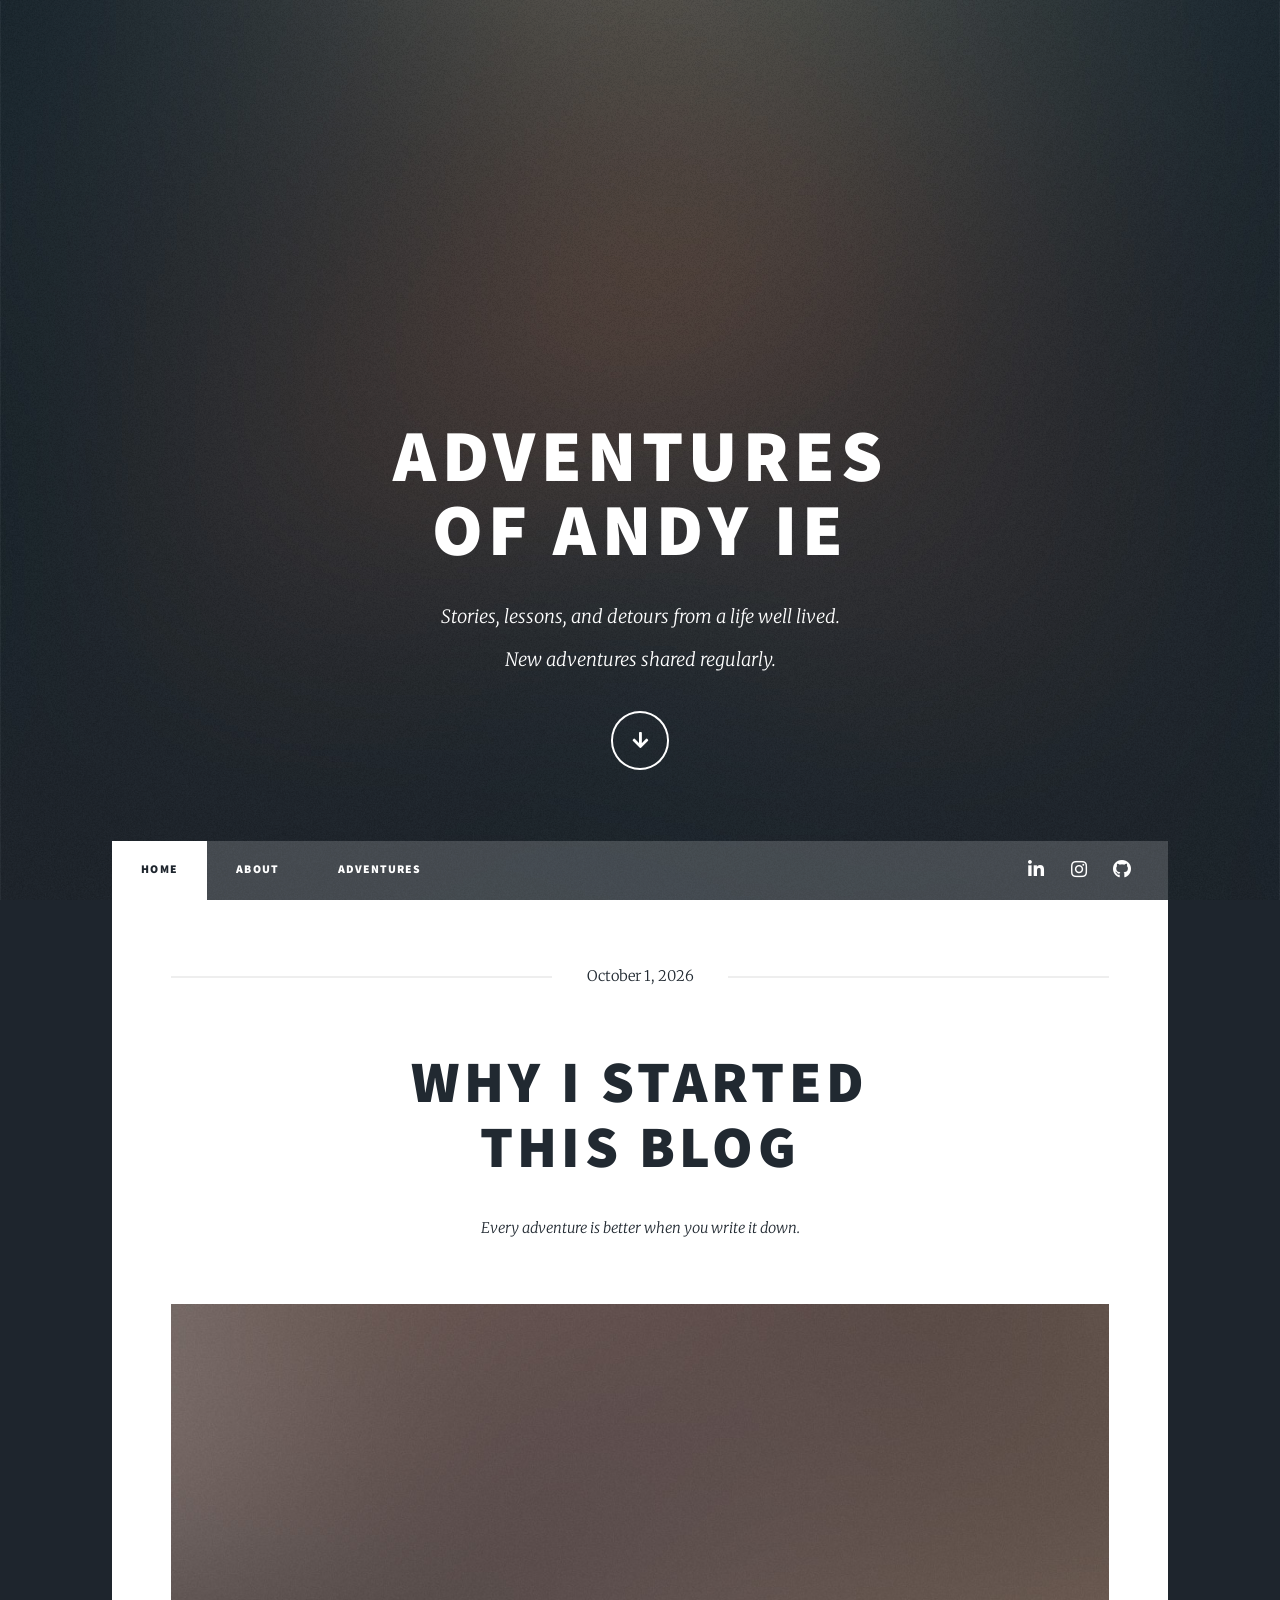
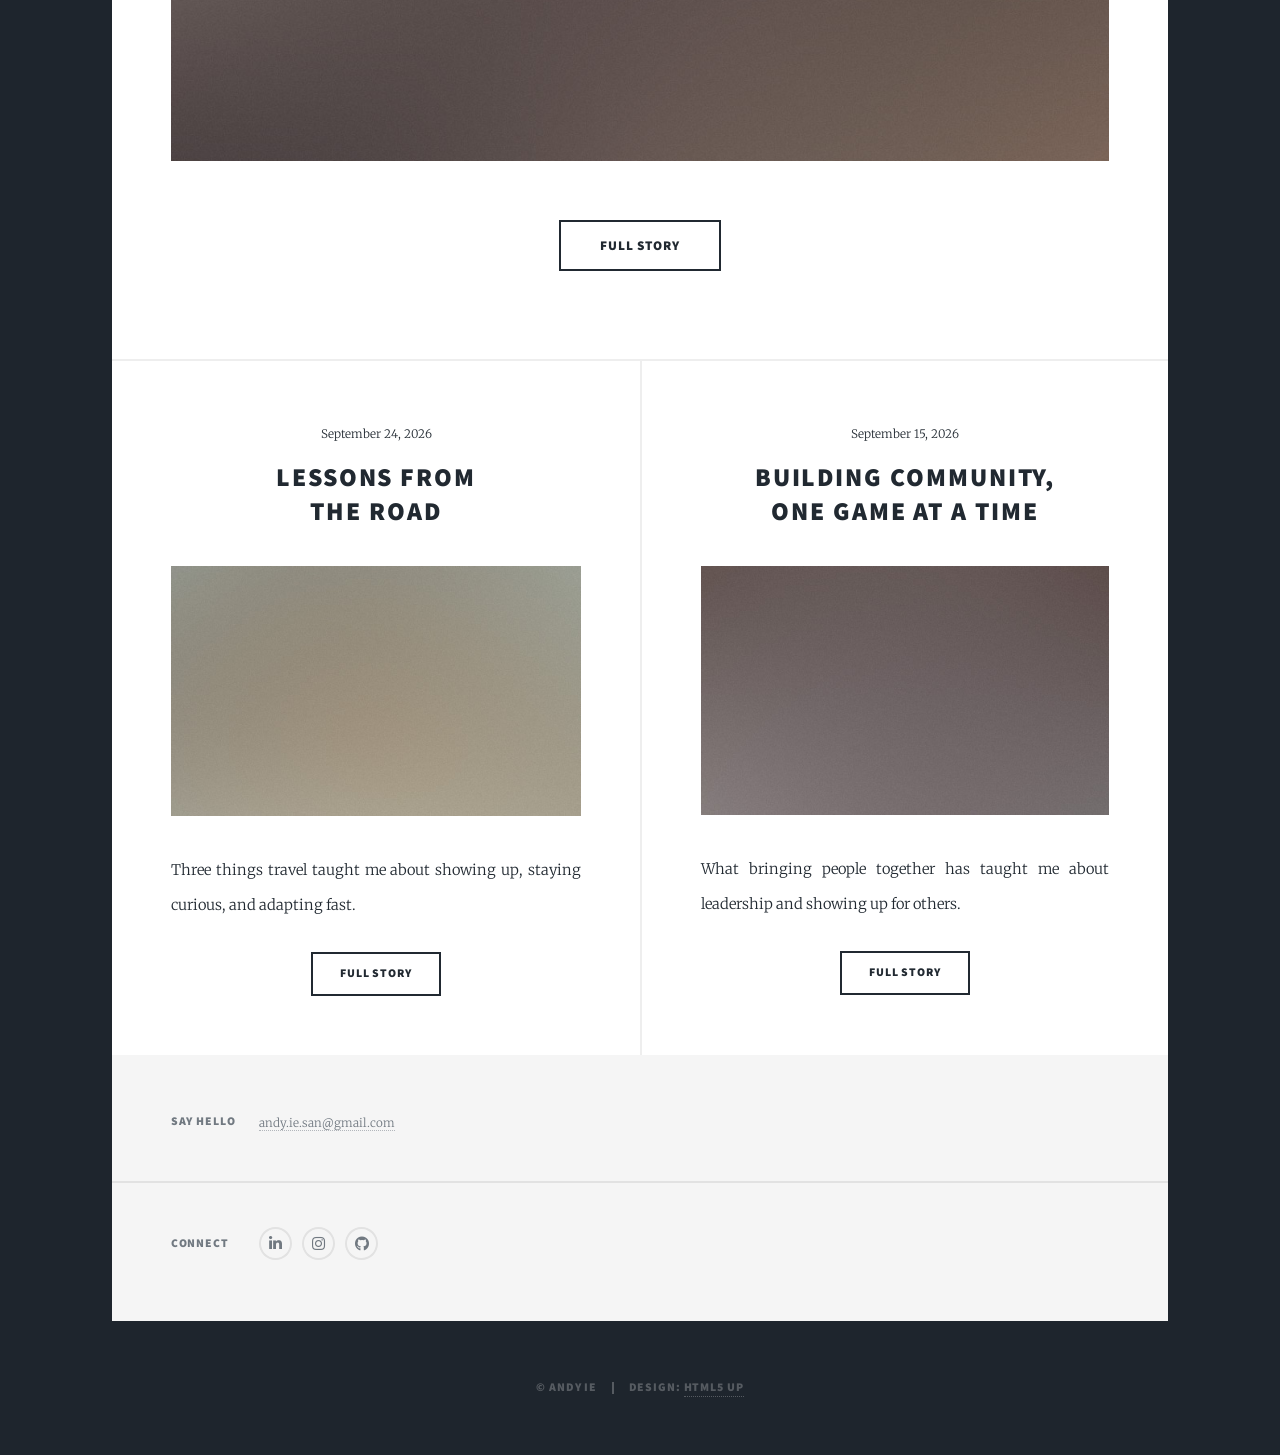
<file: index.html>
<!DOCTYPE HTML>
<!--
	Massively by HTML5 UP (html5up.net | @ajlkn) - CCA 3.0
-->
<html lang="en">
	<head>
		<title>Adventures of Andy ie</title>
		<meta charset="utf-8" />
		<meta name="viewport" content="width=device-width, initial-scale=1, user-scalable=no" />
		<meta name="description" content="Adventures of Andy ie: a blog about life, travel, community, and lessons learned along the way." />
		<link rel="stylesheet" href="assets/css/main.css" />
		<noscript><link rel="stylesheet" href="assets/css/noscript.css" /></noscript>
	</head>
	<body class="is-preload">
		<div id="wrapper" class="fade-in">

				<div id="intro">
					<h1>Adventures<br />of Andy ie</h1>
					<p>Stories, lessons, and detours from a life well lived.<br />New adventures shared regularly.</p>
					<ul class="actions">
						<li><a href="#header" class="button icon solid solo fa-arrow-down scrolly">Continue</a></li>
					</ul>
				</div>

				<header id="header">
					<a href="index.html" class="logo">Adventures of Andy ie</a>
				</header>
				<nav id="nav">
					<ul class="links"><li class="active"><a href="index.html">Home</a></li><li><a href="about.html">About</a></li><li><a href="index.html#posts">Adventures</a></li></ul>
					<ul class="icons">
						<li><a href="https://www.linkedin.com/" class="icon brands fa-linkedin-in"><span class="label">LinkedIn</span></a></li>
						<li><a href="https://www.instagram.com/" class="icon brands fa-instagram"><span class="label">Instagram</span></a></li>
						<li><a href="https://github.com/andyie7" class="icon brands fa-github"><span class="label">GitHub</span></a></li>
					</ul>
				</nav>

				<div id="main">
					<article class="post featured">
						<header class="major">
							<span class="date"><time datetime="2026-10-01">October 1, 2026</time></span>
							<h2><a href="post-1.html">Why I Started<br />This Blog</a></h2>
							<p>Every adventure is better when you write it down.</p>
						</header>
						<a href="post-1.html" class="image main"><img src="images/pic01.jpg" alt="" /></a>
						<ul class="actions special"><li><a href="post-1.html" class="button large">Full Story</a></li></ul>
					</article>
					<section class="posts" id="posts">
							<article>
								<header>
									<span class="date"><time datetime="2026-09-24">September 24, 2026</time></span>
									<h2><a href="post-2.html">Lessons from<br />the Road</a></h2>
								</header>
								<a href="post-2.html" class="image fit"><img src="images/pic02.jpg" alt="" /></a>
								<p>Three things travel taught me about showing up, staying curious, and adapting fast.</p>
								<ul class="actions special"><li><a href="post-2.html" class="button">Full Story</a></li></ul>
							</article>
							<article>
								<header>
									<span class="date"><time datetime="2026-09-15">September 15, 2026</time></span>
									<h2><a href="post-3.html">Building Community,<br />One Game at a Time</a></h2>
								</header>
								<a href="post-3.html" class="image fit"><img src="images/pic03.jpg" alt="" /></a>
								<p>What bringing people together has taught me about leadership and showing up for others.</p>
								<ul class="actions special"><li><a href="post-3.html" class="button">Full Story</a></li></ul>
							</article>
					</section>
				</div>

				<footer id="footer">
					<section class="split contact">
						<section class="alt">
							<h3>Say hello</h3>
							<p><a href="mailto:andy.ie.san@gmail.com">andy.ie.san@gmail.com</a></p>
						</section>
						<section>
							<h3>Connect</h3>
							<ul class="icons alt">
								<li><a href="https://www.linkedin.com/" class="icon brands alt fa-linkedin-in"><span class="label">LinkedIn</span></a></li>
								<li><a href="https://www.instagram.com/" class="icon brands alt fa-instagram"><span class="label">Instagram</span></a></li>
								<li><a href="https://github.com/andyie7" class="icon brands alt fa-github"><span class="label">GitHub</span></a></li>
							</ul>
						</section>
					</section>
				</footer>
				<div id="copyright">
					<ul><li>&copy; Andy ie</li><li>Design: <a href="https://html5up.net">HTML5 UP</a></li></ul>
				</div>
		</div>
		<script src="assets/js/jquery.min.js"></script>
		<script src="assets/js/jquery.scrollex.min.js"></script>
		<script src="assets/js/jquery.scrolly.min.js"></script>
		<script src="assets/js/browser.min.js"></script>
		<script src="assets/js/breakpoints.min.js"></script>
		<script src="assets/js/util.js"></script>
		<script src="assets/js/main.js"></script>
	</body>
</html>
</file>
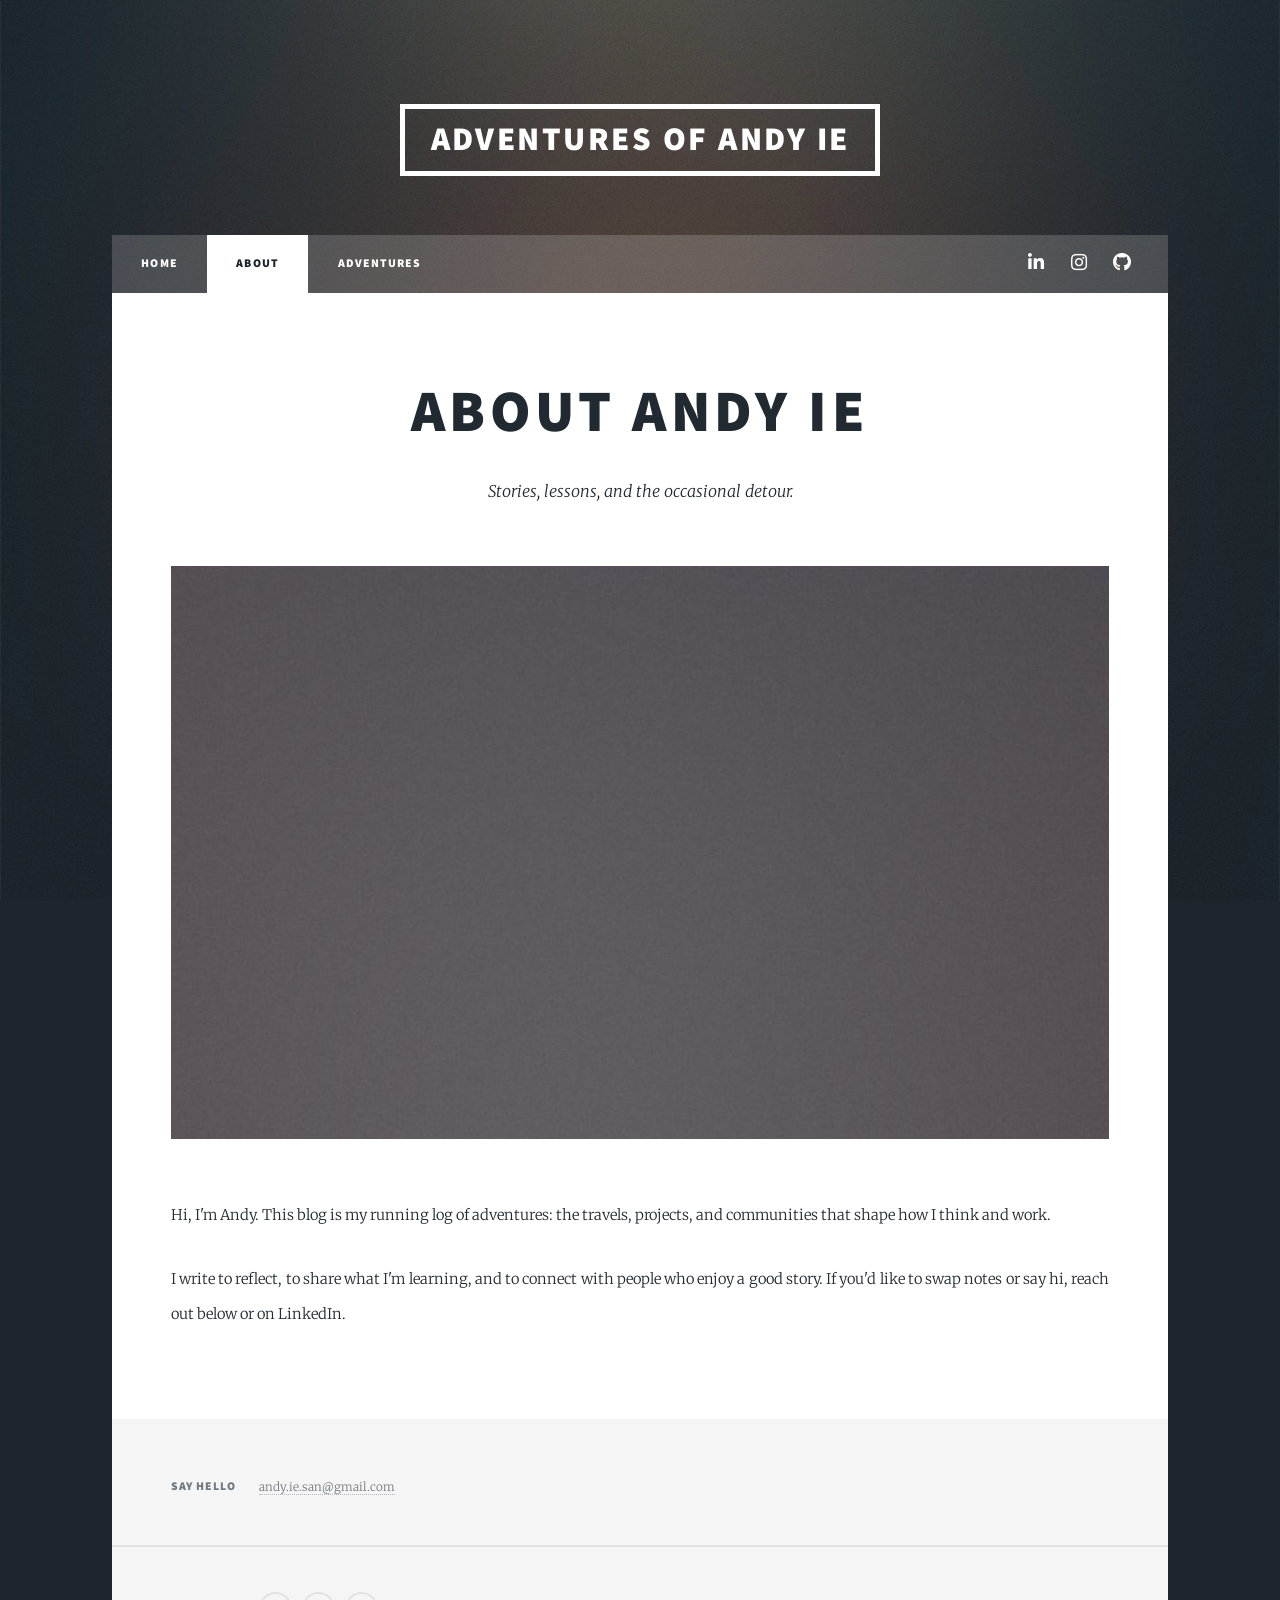
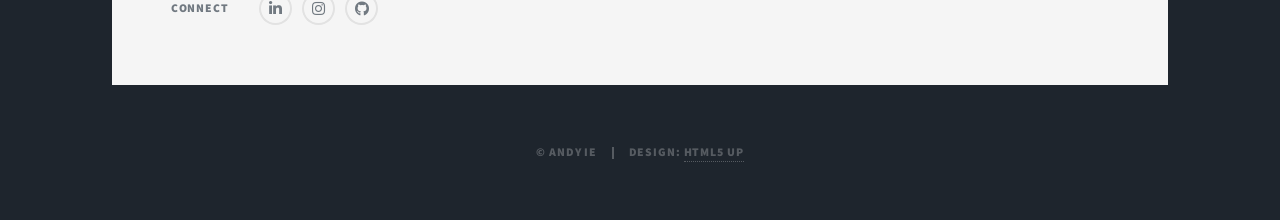
<file: about.html>
<!DOCTYPE HTML>
<!--
	Massively by HTML5 UP (html5up.net | @ajlkn) - CCA 3.0
-->
<html lang="en">
	<head>
		<title>About - Adventures of Andy ie</title>
		<meta charset="utf-8" />
		<meta name="viewport" content="width=device-width, initial-scale=1, user-scalable=no" />
		<meta name="description" content="About Andy ie and the Adventures of Andy ie blog." />
		<link rel="stylesheet" href="assets/css/main.css" />
		<noscript><link rel="stylesheet" href="assets/css/noscript.css" /></noscript>
	</head>
	<body class="is-preload">
		<div id="wrapper">

				<header id="header">
					<a href="index.html" class="logo">Adventures of Andy ie</a>
				</header>
				<nav id="nav">
					<ul class="links"><li><a href="index.html">Home</a></li><li class="active"><a href="about.html">About</a></li><li><a href="index.html#posts">Adventures</a></li></ul>
					<ul class="icons">
						<li><a href="https://www.linkedin.com/" class="icon brands fa-linkedin-in"><span class="label">LinkedIn</span></a></li>
						<li><a href="https://www.instagram.com/" class="icon brands fa-instagram"><span class="label">Instagram</span></a></li>
						<li><a href="https://github.com/andyie7" class="icon brands fa-github"><span class="label">GitHub</span></a></li>
					</ul>
				</nav>

				<div id="main">
					<section class="post">
						<header class="major">
							<h1>About Andy ie</h1>
							<p>Stories, lessons, and the occasional detour.</p>
						</header>
						<div class="image main"><img src="images/pic04.jpg" alt="" /></div>
						<p>Hi, I'm Andy. This blog is my running log of adventures: the travels, projects, and communities that shape how I think and work.</p>
						<p>I write to reflect, to share what I'm learning, and to connect with people who enjoy a good story. If you'd like to swap notes or say hi, reach out below or on LinkedIn.</p>
					</section>
				</div>

				<footer id="footer">
					<section class="split contact">
						<section class="alt">
							<h3>Say hello</h3>
							<p><a href="mailto:andy.ie.san@gmail.com">andy.ie.san@gmail.com</a></p>
						</section>
						<section>
							<h3>Connect</h3>
							<ul class="icons alt">
								<li><a href="https://www.linkedin.com/" class="icon brands alt fa-linkedin-in"><span class="label">LinkedIn</span></a></li>
								<li><a href="https://www.instagram.com/" class="icon brands alt fa-instagram"><span class="label">Instagram</span></a></li>
								<li><a href="https://github.com/andyie7" class="icon brands alt fa-github"><span class="label">GitHub</span></a></li>
							</ul>
						</section>
					</section>
				</footer>
				<div id="copyright">
					<ul><li>&copy; Andy ie</li><li>Design: <a href="https://html5up.net">HTML5 UP</a></li></ul>
				</div>
		</div>
		<script src="assets/js/jquery.min.js"></script>
		<script src="assets/js/jquery.scrollex.min.js"></script>
		<script src="assets/js/jquery.scrolly.min.js"></script>
		<script src="assets/js/browser.min.js"></script>
		<script src="assets/js/breakpoints.min.js"></script>
		<script src="assets/js/util.js"></script>
		<script src="assets/js/main.js"></script>
	</body>
</html>
</file>
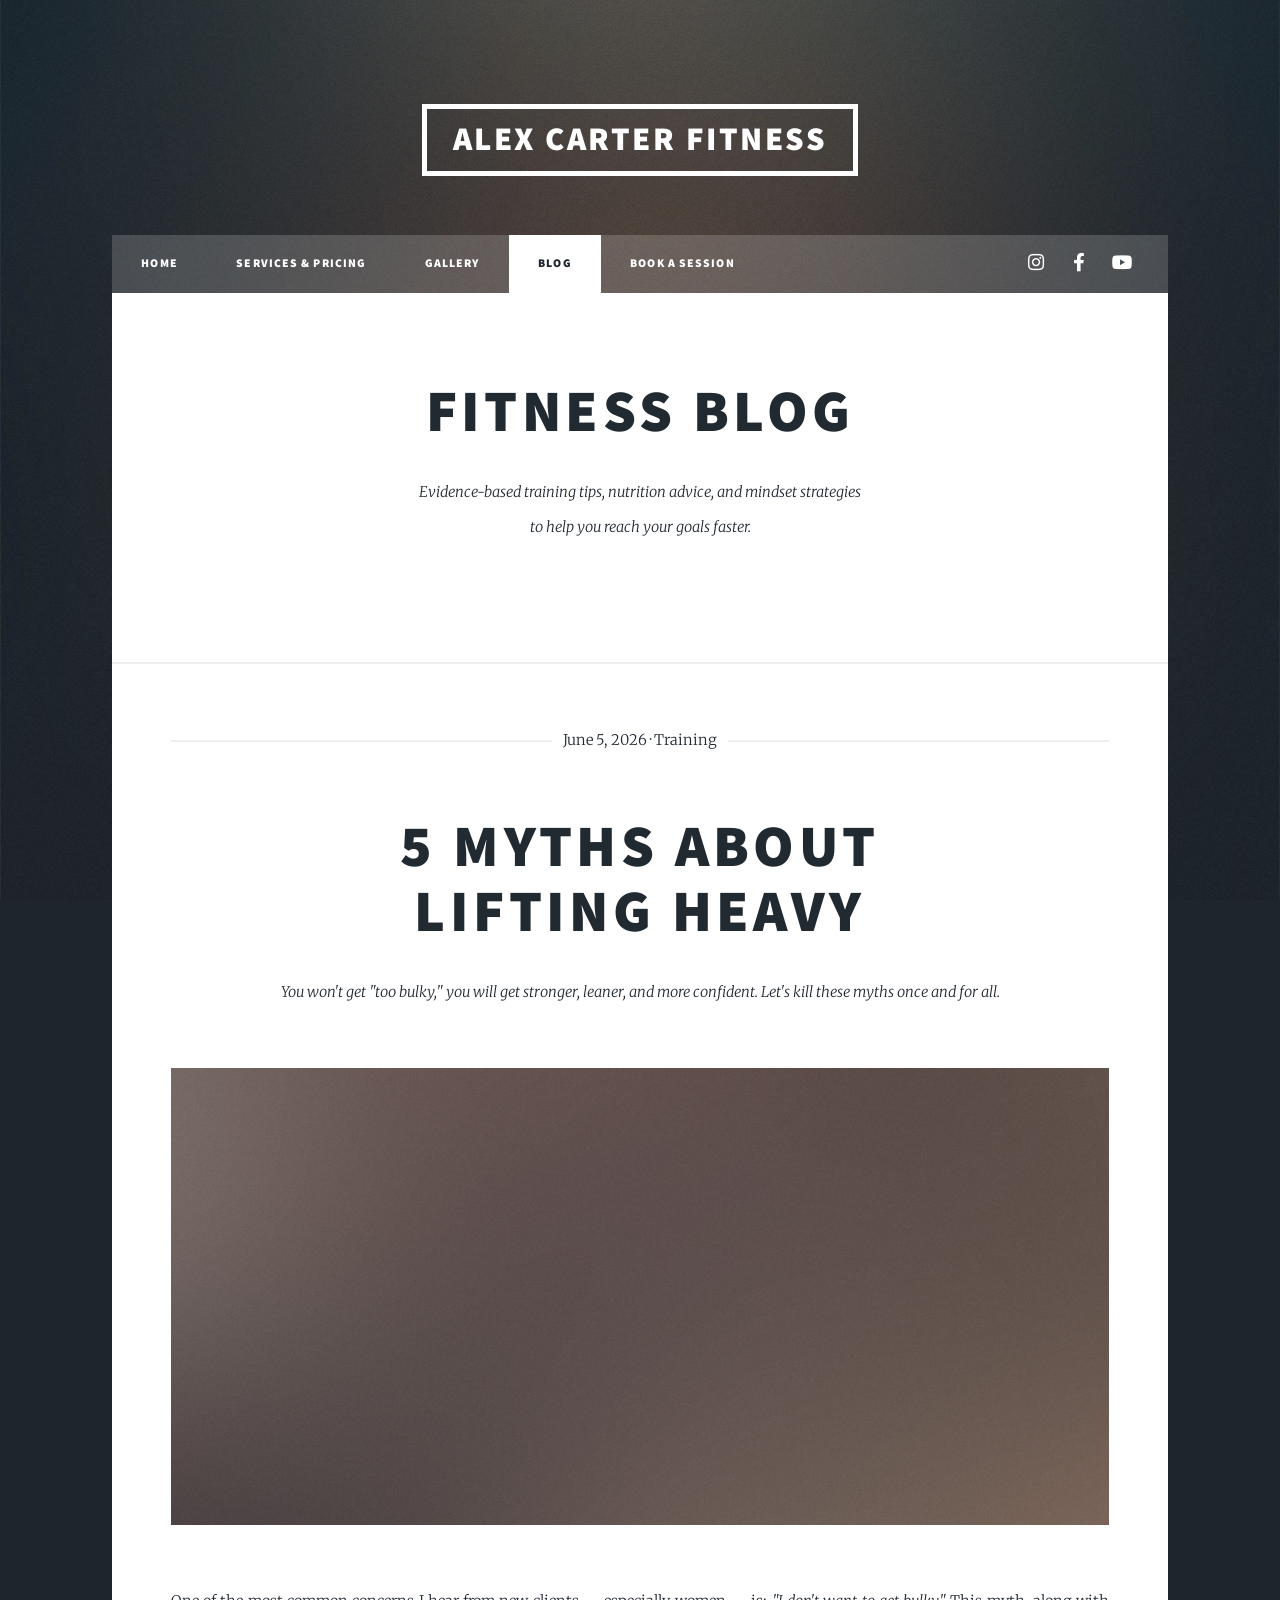
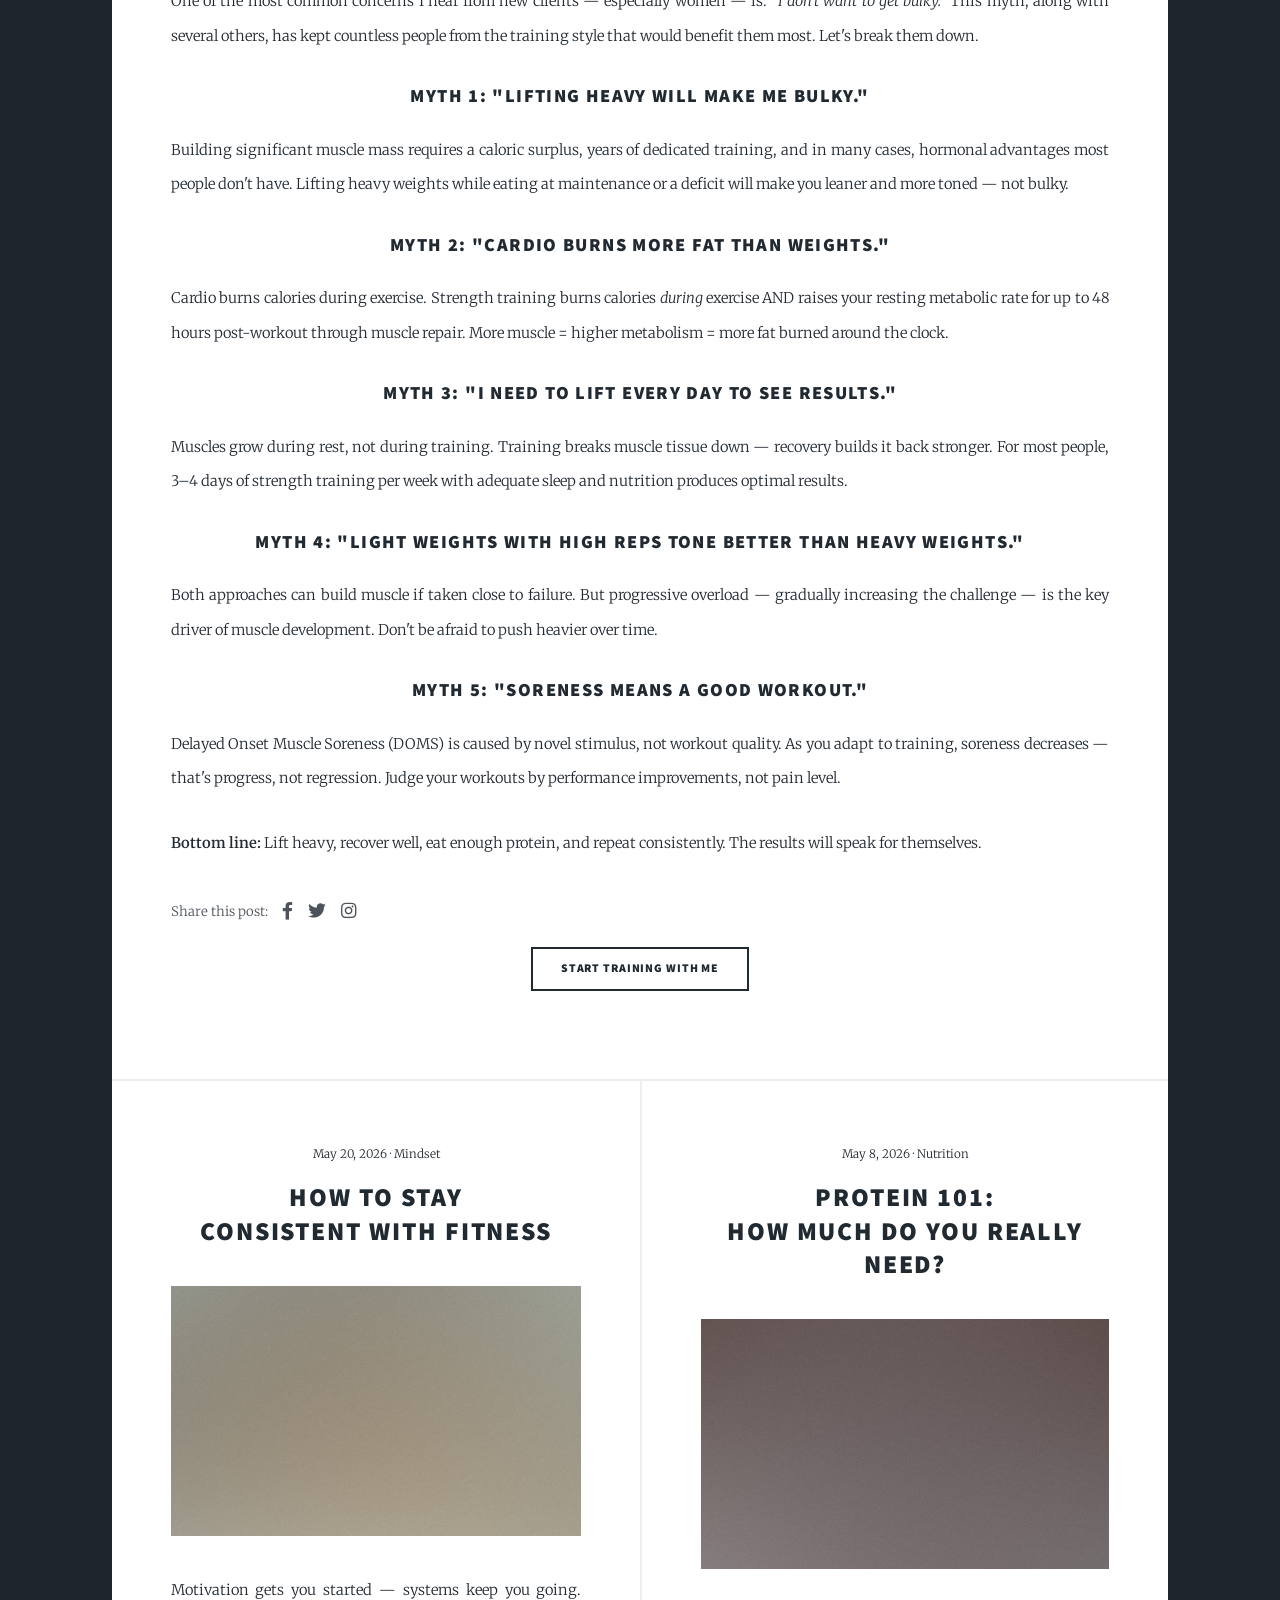
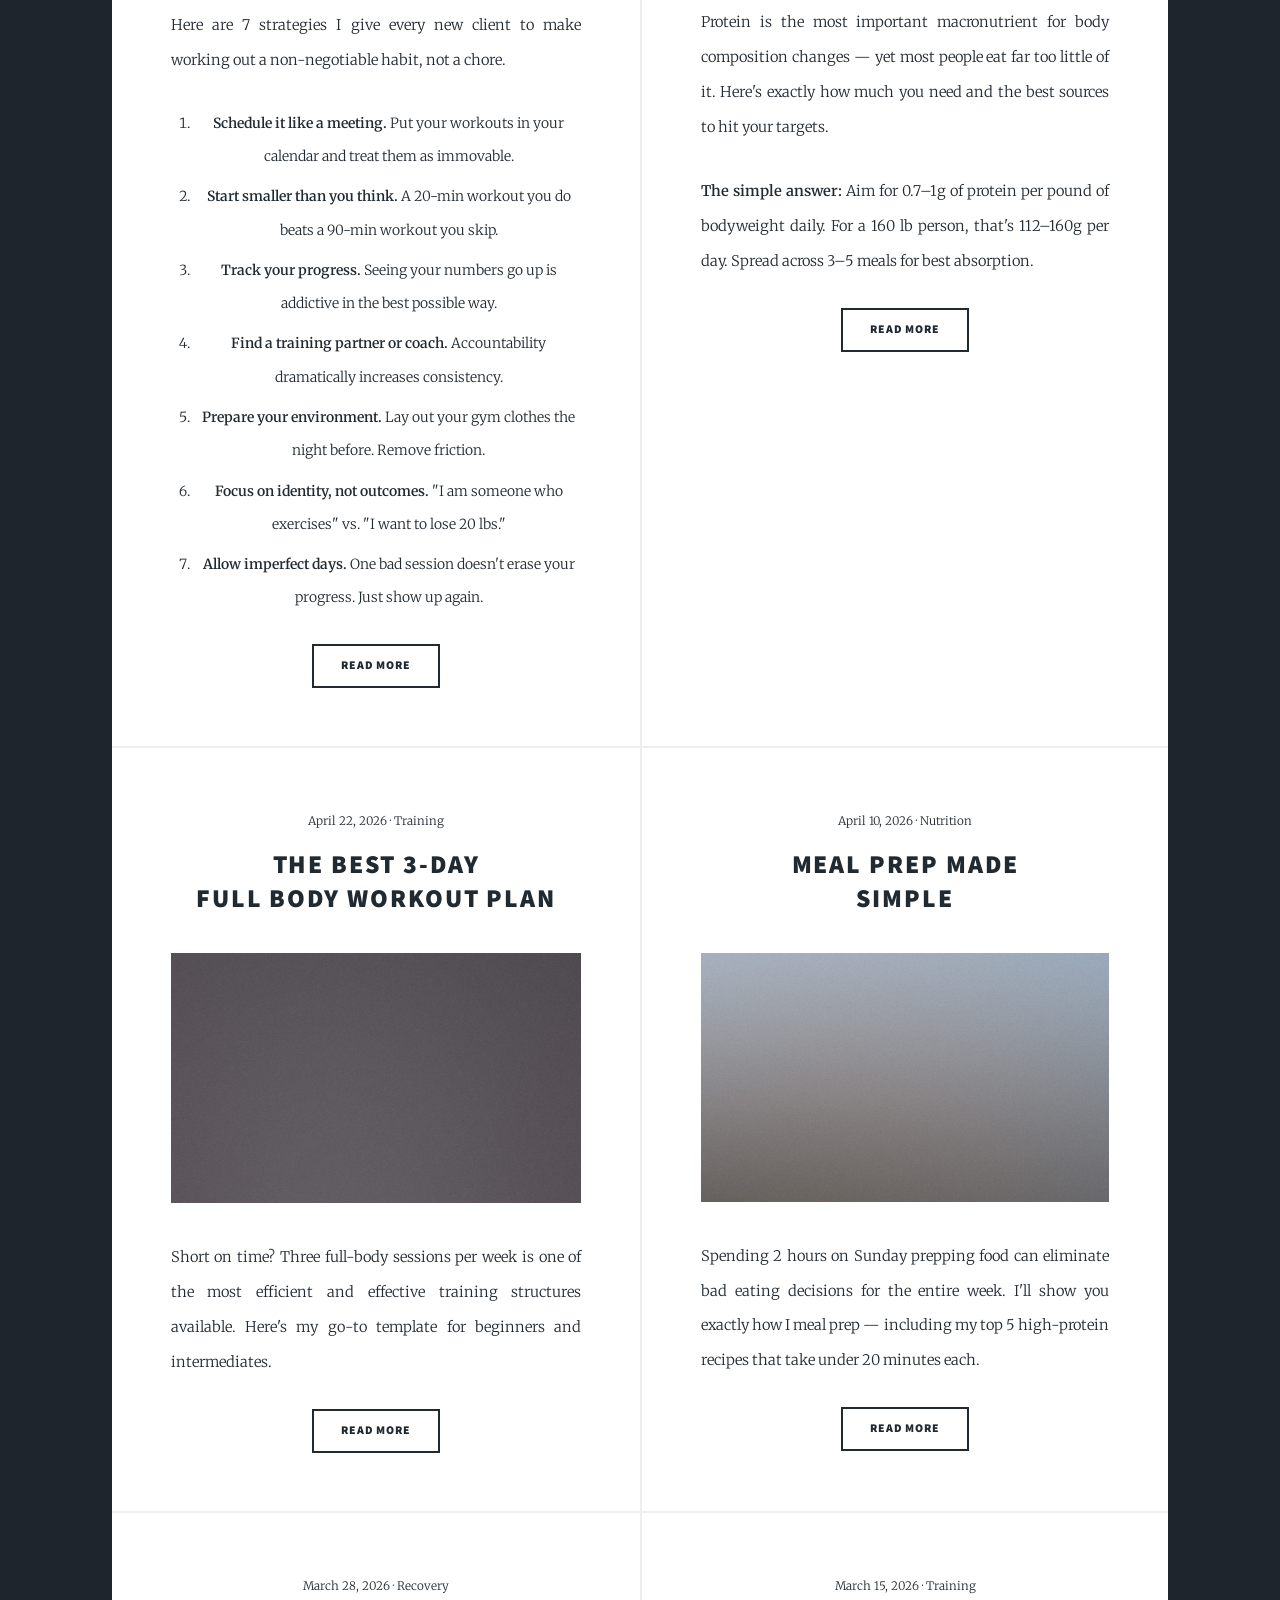
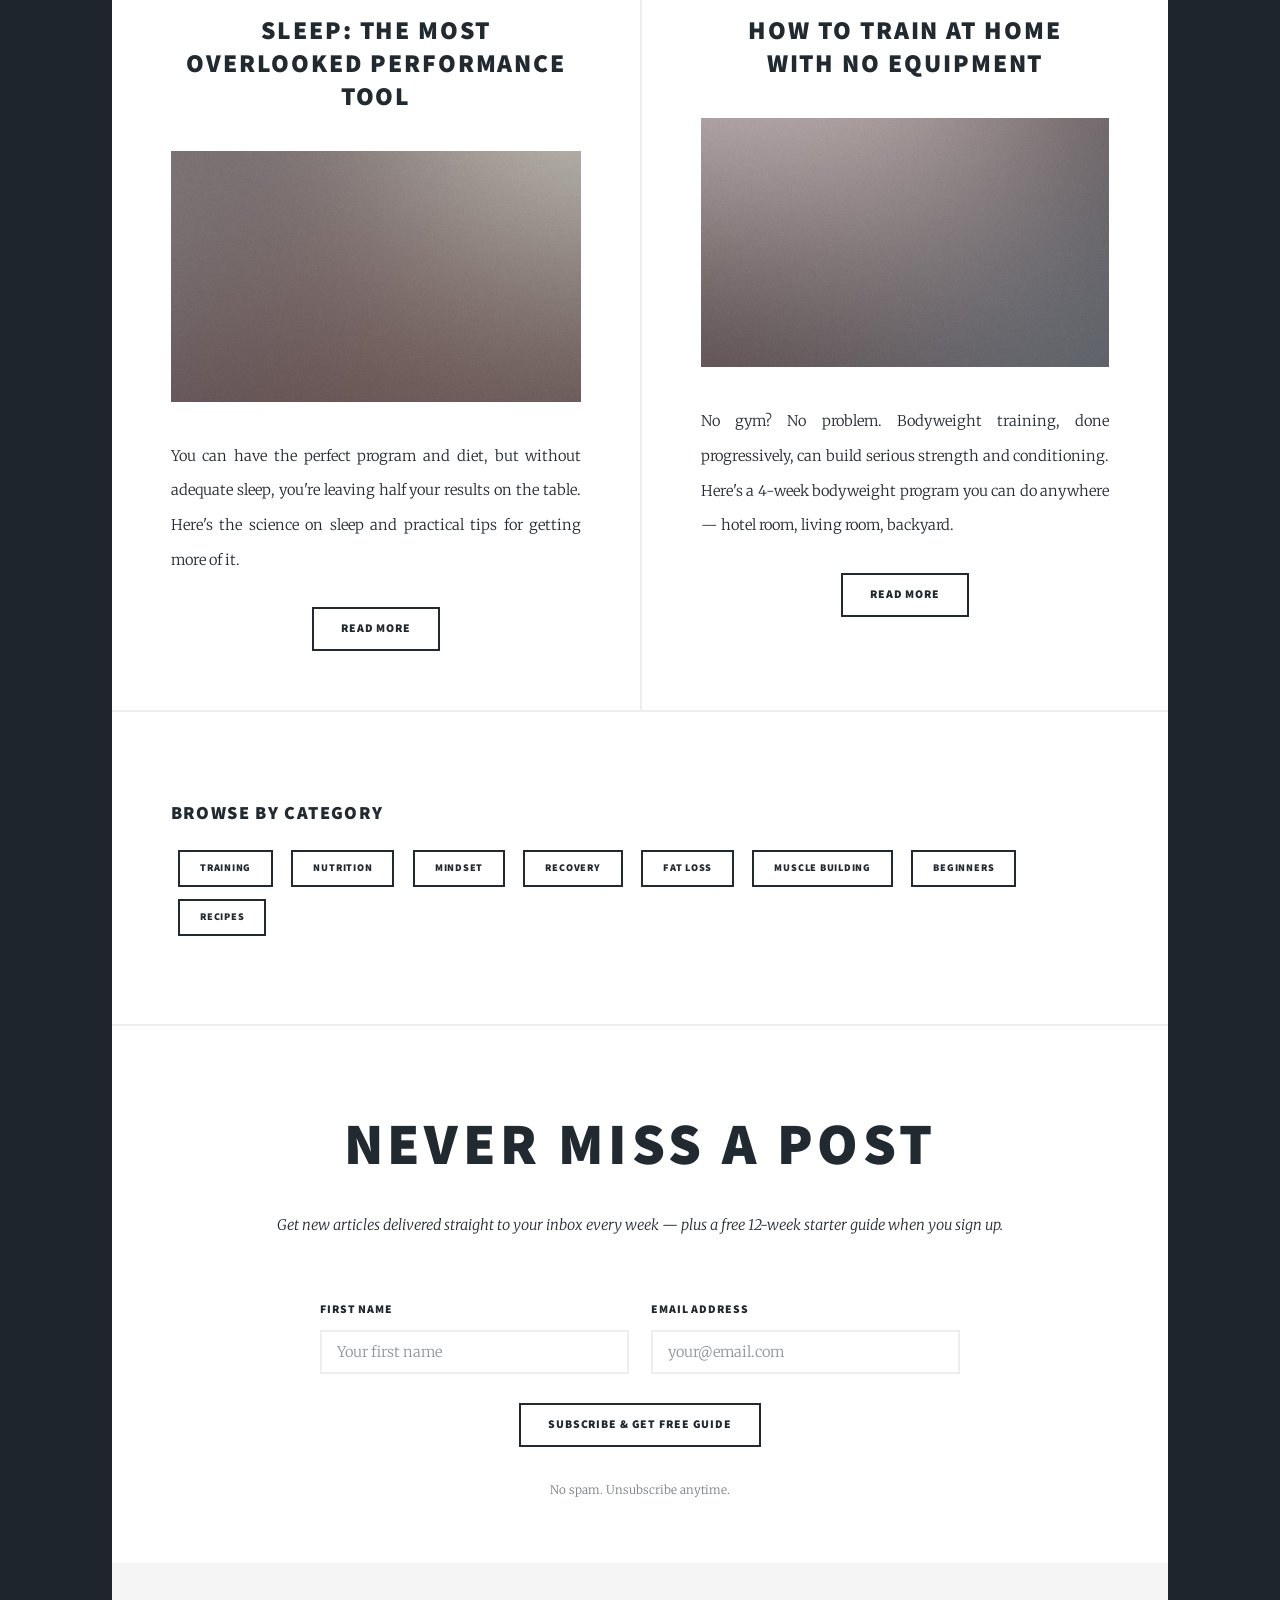
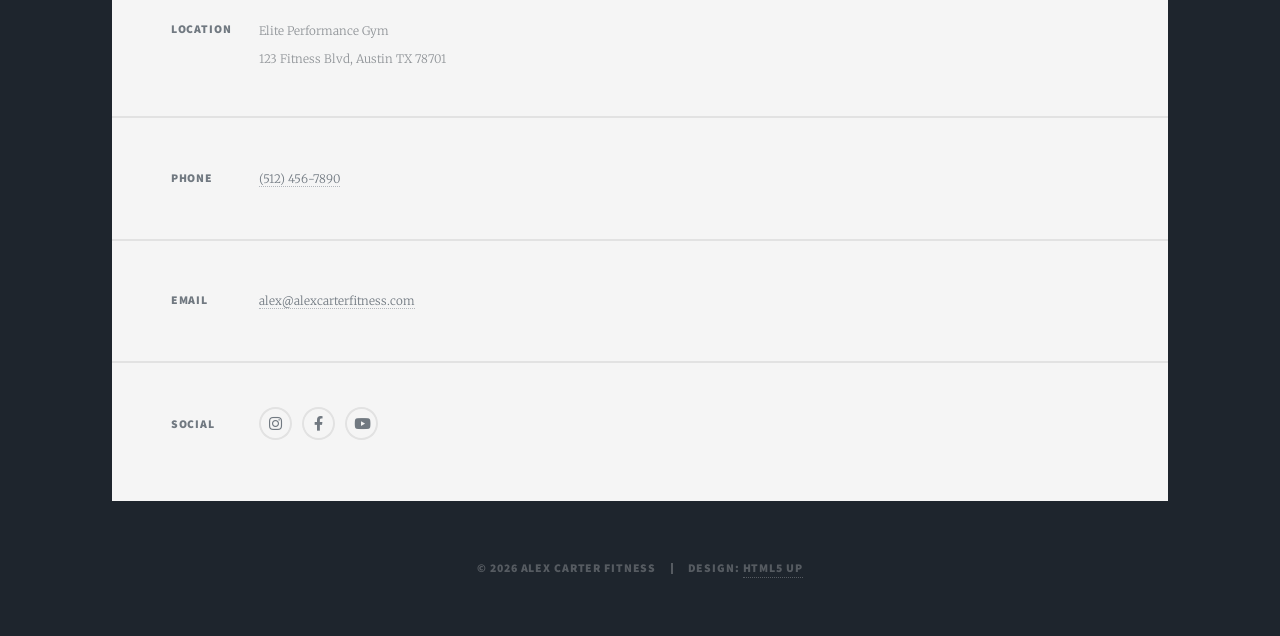
<file: blog.html>
<!DOCTYPE HTML>
<html lang="en">
	<head>
		<title>Blog | Alex Carter Fitness</title>
		<meta charset="utf-8" />
		<meta name="viewport" content="width=device-width, initial-scale=1, user-scalable=no" />
		<meta name="description" content="Free fitness tips, workout guides, nutrition advice, and mindset content from certified personal trainer Alex Carter." />
		<link rel="stylesheet" href="assets/css/main.css" />
		<link rel="stylesheet" href="assets/css/custom.css" />
		<noscript><link rel="stylesheet" href="assets/css/noscript.css" /></noscript>
	</head>
	<body class="is-preload">

		<div id="wrapper">

			<header id="header">
				<a href="index.html" class="logo">Alex Carter Fitness</a>
			</header>

			<nav id="nav">
				<ul class="links">
					<li><a href="index.html">Home</a></li>
					<li><a href="services.html">Services &amp; Pricing</a></li>
					<li><a href="gallery.html">Gallery</a></li>
					<li class="active"><a href="blog.html">Blog</a></li>
					<li><a href="booking.html">Book a Session</a></li>
				</ul>
				<ul class="icons">
					<li><a href="#" class="icon brands fa-instagram"><span class="label">Instagram</span></a></li>
					<li><a href="#" class="icon brands fa-facebook-f"><span class="label">Facebook</span></a></li>
					<li><a href="#" class="icon brands fa-youtube"><span class="label">YouTube</span></a></li>
				</ul>
			</nav>

			<div id="main">

				<article class="post">
					<header class="major">
						<h2>Fitness Blog</h2>
						<p>Evidence-based training tips, nutrition advice, and mindset strategies<br />
						to help you reach your goals faster.</p>
					</header>
				</article>

				<!-- Featured Post -->
				<article class="post featured" id="post1">
					<header class="major">
						<span class="date">June 5, 2026 · Training</span>
						<h2><a href="#post1">5 Myths About<br />Lifting Heavy</a></h2>
						<p>You won't get "too bulky," you will get stronger, leaner, and more confident. Let's kill these myths once and for all.</p>
					</header>
					<a href="#post1" class="image main"><img src="images/pic01.jpg" alt="Weightlifting" /></a>
					<div class="blog-content">
						<p>One of the most common concerns I hear from new clients — especially women — is: <em>"I don't want to get bulky."</em> This myth, along with several others, has kept countless people from the training style that would benefit them most. Let's break them down.</p>

						<h3>Myth 1: "Lifting heavy will make me bulky."</h3>
						<p>Building significant muscle mass requires a caloric surplus, years of dedicated training, and in many cases, hormonal advantages most people don't have. Lifting heavy weights while eating at maintenance or a deficit will make you leaner and more toned — not bulky.</p>

						<h3>Myth 2: "Cardio burns more fat than weights."</h3>
						<p>Cardio burns calories during exercise. Strength training burns calories <em>during</em> exercise AND raises your resting metabolic rate for up to 48 hours post-workout through muscle repair. More muscle = higher metabolism = more fat burned around the clock.</p>

						<h3>Myth 3: "I need to lift every day to see results."</h3>
						<p>Muscles grow during rest, not during training. Training breaks muscle tissue down — recovery builds it back stronger. For most people, 3–4 days of strength training per week with adequate sleep and nutrition produces optimal results.</p>

						<h3>Myth 4: "Light weights with high reps tone better than heavy weights."</h3>
						<p>Both approaches can build muscle if taken close to failure. But progressive overload — gradually increasing the challenge — is the key driver of muscle development. Don't be afraid to push heavier over time.</p>

						<h3>Myth 5: "Soreness means a good workout."</h3>
						<p>Delayed Onset Muscle Soreness (DOMS) is caused by novel stimulus, not workout quality. As you adapt to training, soreness decreases — that's progress, not regression. Judge your workouts by performance improvements, not pain level.</p>

						<p><strong>Bottom line:</strong> Lift heavy, recover well, eat enough protein, and repeat consistently. The results will speak for themselves.</p>
					</div>
					<div class="blog-share">
						<span>Share this post:</span>
						<a href="#" class="icon brands fa-facebook-f"><span class="label">Facebook</span></a>
						<a href="#" class="icon brands fa-twitter"><span class="label">Twitter</span></a>
						<a href="#" class="icon brands fa-instagram"><span class="label">Instagram</span></a>
					</div>
					<ul class="actions special">
						<li><a href="booking.html" class="button">Start Training With Me</a></li>
					</ul>
				</article>

				<!-- Posts Grid -->
				<section class="posts">

					<article id="post2">
						<header>
							<span class="date">May 20, 2026 · Mindset</span>
							<h2><a href="#post2">How to Stay<br />Consistent with Fitness</a></h2>
						</header>
						<a href="#post2" class="image fit"><img src="images/pic02.jpg" alt="Consistency" /></a>
						<p>Motivation gets you started — systems keep you going. Here are 7 strategies I give every new client to make working out a non-negotiable habit, not a chore.</p>
						<div class="blog-content-short">
							<ol>
								<li><strong>Schedule it like a meeting.</strong> Put your workouts in your calendar and treat them as immovable.</li>
								<li><strong>Start smaller than you think.</strong> A 20-min workout you do beats a 90-min workout you skip.</li>
								<li><strong>Track your progress.</strong> Seeing your numbers go up is addictive in the best possible way.</li>
								<li><strong>Find a training partner or coach.</strong> Accountability dramatically increases consistency.</li>
								<li><strong>Prepare your environment.</strong> Lay out your gym clothes the night before. Remove friction.</li>
								<li><strong>Focus on identity, not outcomes.</strong> "I am someone who exercises" vs. "I want to lose 20 lbs."</li>
								<li><strong>Allow imperfect days.</strong> One bad session doesn't erase your progress. Just show up again.</li>
							</ol>
						</div>
						<ul class="actions special">
							<li><a href="#post2" class="button">Read More</a></li>
						</ul>
					</article>

					<article id="post3">
						<header>
							<span class="date">May 8, 2026 · Nutrition</span>
							<h2><a href="#post3">Protein 101:<br />How Much Do You Really Need?</a></h2>
						</header>
						<a href="#post3" class="image fit"><img src="images/pic03.jpg" alt="Protein nutrition" /></a>
						<p>Protein is the most important macronutrient for body composition changes — yet most people eat far too little of it. Here's exactly how much you need and the best sources to hit your targets.</p>
						<p><strong>The simple answer:</strong> Aim for 0.7–1g of protein per pound of bodyweight daily. For a 160 lb person, that's 112–160g per day. Spread across 3–5 meals for best absorption.</p>
						<ul class="actions special">
							<li><a href="#post3" class="button">Read More</a></li>
						</ul>
					</article>

					<article id="post4">
						<header>
							<span class="date">April 22, 2026 · Training</span>
							<h2><a href="#post4">The Best 3-Day<br />Full Body Workout Plan</a></h2>
						</header>
						<a href="#post4" class="image fit"><img src="images/pic04.jpg" alt="Workout plan" /></a>
						<p>Short on time? Three full-body sessions per week is one of the most efficient and effective training structures available. Here's my go-to template for beginners and intermediates.</p>
						<ul class="actions special">
							<li><a href="#post4" class="button">Read More</a></li>
						</ul>
					</article>

					<article id="post5">
						<header>
							<span class="date">April 10, 2026 · Nutrition</span>
							<h2><a href="#post5">Meal Prep Made<br />Simple</a></h2>
						</header>
						<a href="#post5" class="image fit"><img src="images/pic05.jpg" alt="Meal prep" /></a>
						<p>Spending 2 hours on Sunday prepping food can eliminate bad eating decisions for the entire week. I'll show you exactly how I meal prep — including my top 5 high-protein recipes that take under 20 minutes each.</p>
						<ul class="actions special">
							<li><a href="#post5" class="button">Read More</a></li>
						</ul>
					</article>

					<article id="post6">
						<header>
							<span class="date">March 28, 2026 · Recovery</span>
							<h2><a href="#post6">Sleep: The Most<br />Overlooked Performance Tool</a></h2>
						</header>
						<a href="#post6" class="image fit"><img src="images/pic06.jpg" alt="Sleep recovery" /></a>
						<p>You can have the perfect program and diet, but without adequate sleep, you're leaving half your results on the table. Here's the science on sleep and practical tips for getting more of it.</p>
						<ul class="actions special">
							<li><a href="#post6" class="button">Read More</a></li>
						</ul>
					</article>

					<article id="post7">
						<header>
							<span class="date">March 15, 2026 · Training</span>
							<h2><a href="#post7">How to Train at Home<br />With No Equipment</a></h2>
						</header>
						<a href="#post7" class="image fit"><img src="images/pic07.jpg" alt="Home workout" /></a>
						<p>No gym? No problem. Bodyweight training, done progressively, can build serious strength and conditioning. Here's a 4-week bodyweight program you can do anywhere — hotel room, living room, backyard.</p>
						<ul class="actions special">
							<li><a href="#post7" class="button">Read More</a></li>
						</ul>
					</article>

				</section>

				<!-- Categories / Tags -->
				<section class="post">
					<header>
						<h3>Browse by Category</h3>
					</header>
					<ul class="tags-list">
						<li><a href="#" class="button small">Training</a></li>
						<li><a href="#" class="button small">Nutrition</a></li>
						<li><a href="#" class="button small">Mindset</a></li>
						<li><a href="#" class="button small">Recovery</a></li>
						<li><a href="#" class="button small">Fat Loss</a></li>
						<li><a href="#" class="button small">Muscle Building</a></li>
						<li><a href="#" class="button small">Beginners</a></li>
						<li><a href="#" class="button small">Recipes</a></li>
					</ul>
				</section>

				<!-- Newsletter CTA -->
				<section class="post">
					<header class="major">
						<h2>Never Miss a Post</h2>
						<p>Get new articles delivered straight to your inbox every week — plus a free 12-week starter guide when you sign up.</p>
					</header>
					<form id="blog-newsletter-form" action="#" method="post" novalidate class="newsletter-form">
						<div class="fields">
							<div class="field half">
								<label for="bn-name">First Name</label>
								<input type="text" name="name" id="bn-name" placeholder="Your first name" required />
							</div>
							<div class="field half">
								<label for="bn-email">Email Address</label>
								<input type="email" name="email" id="bn-email" placeholder="your@email.com" required />
							</div>
						</div>
						<ul class="actions special">
							<li><input type="submit" value="Subscribe &amp; Get Free Guide" class="button" /></li>
						</ul>
						<p class="form-note">No spam. Unsubscribe anytime.</p>
					</form>
				</section>

			</div>

			<footer id="footer">
				<section class="split contact">
					<section class="alt">
						<h3>Location</h3>
						<p>Elite Performance Gym<br />123 Fitness Blvd, Austin TX 78701</p>
					</section>
					<section>
						<h3>Phone</h3>
						<p><a href="tel:+15124567890">(512) 456-7890</a></p>
					</section>
					<section>
						<h3>Email</h3>
						<p><a href="mailto:alex@alexcarterfitness.com">alex@alexcarterfitness.com</a></p>
					</section>
					<section>
						<h3>Social</h3>
						<ul class="icons alt">
							<li><a href="#" class="icon brands alt fa-instagram"><span class="label">Instagram</span></a></li>
							<li><a href="#" class="icon brands alt fa-facebook-f"><span class="label">Facebook</span></a></li>
							<li><a href="#" class="icon brands alt fa-youtube"><span class="label">YouTube</span></a></li>
						</ul>
					</section>
				</section>
			</footer>

			<div id="copyright">
				<ul><li>&copy; 2026 Alex Carter Fitness</li><li>Design: <a href="https://html5up.net">HTML5 UP</a></li></ul>
			</div>

		</div>

		<script src="assets/js/jquery.min.js"></script>
		<script src="assets/js/jquery.scrollex.min.js"></script>
		<script src="assets/js/jquery.scrolly.min.js"></script>
		<script src="assets/js/browser.min.js"></script>
		<script src="assets/js/breakpoints.min.js"></script>
		<script src="assets/js/util.js"></script>
		<script src="assets/js/main.js"></script>
		<script src="assets/js/site.js"></script>

	</body>
</html>
</file>
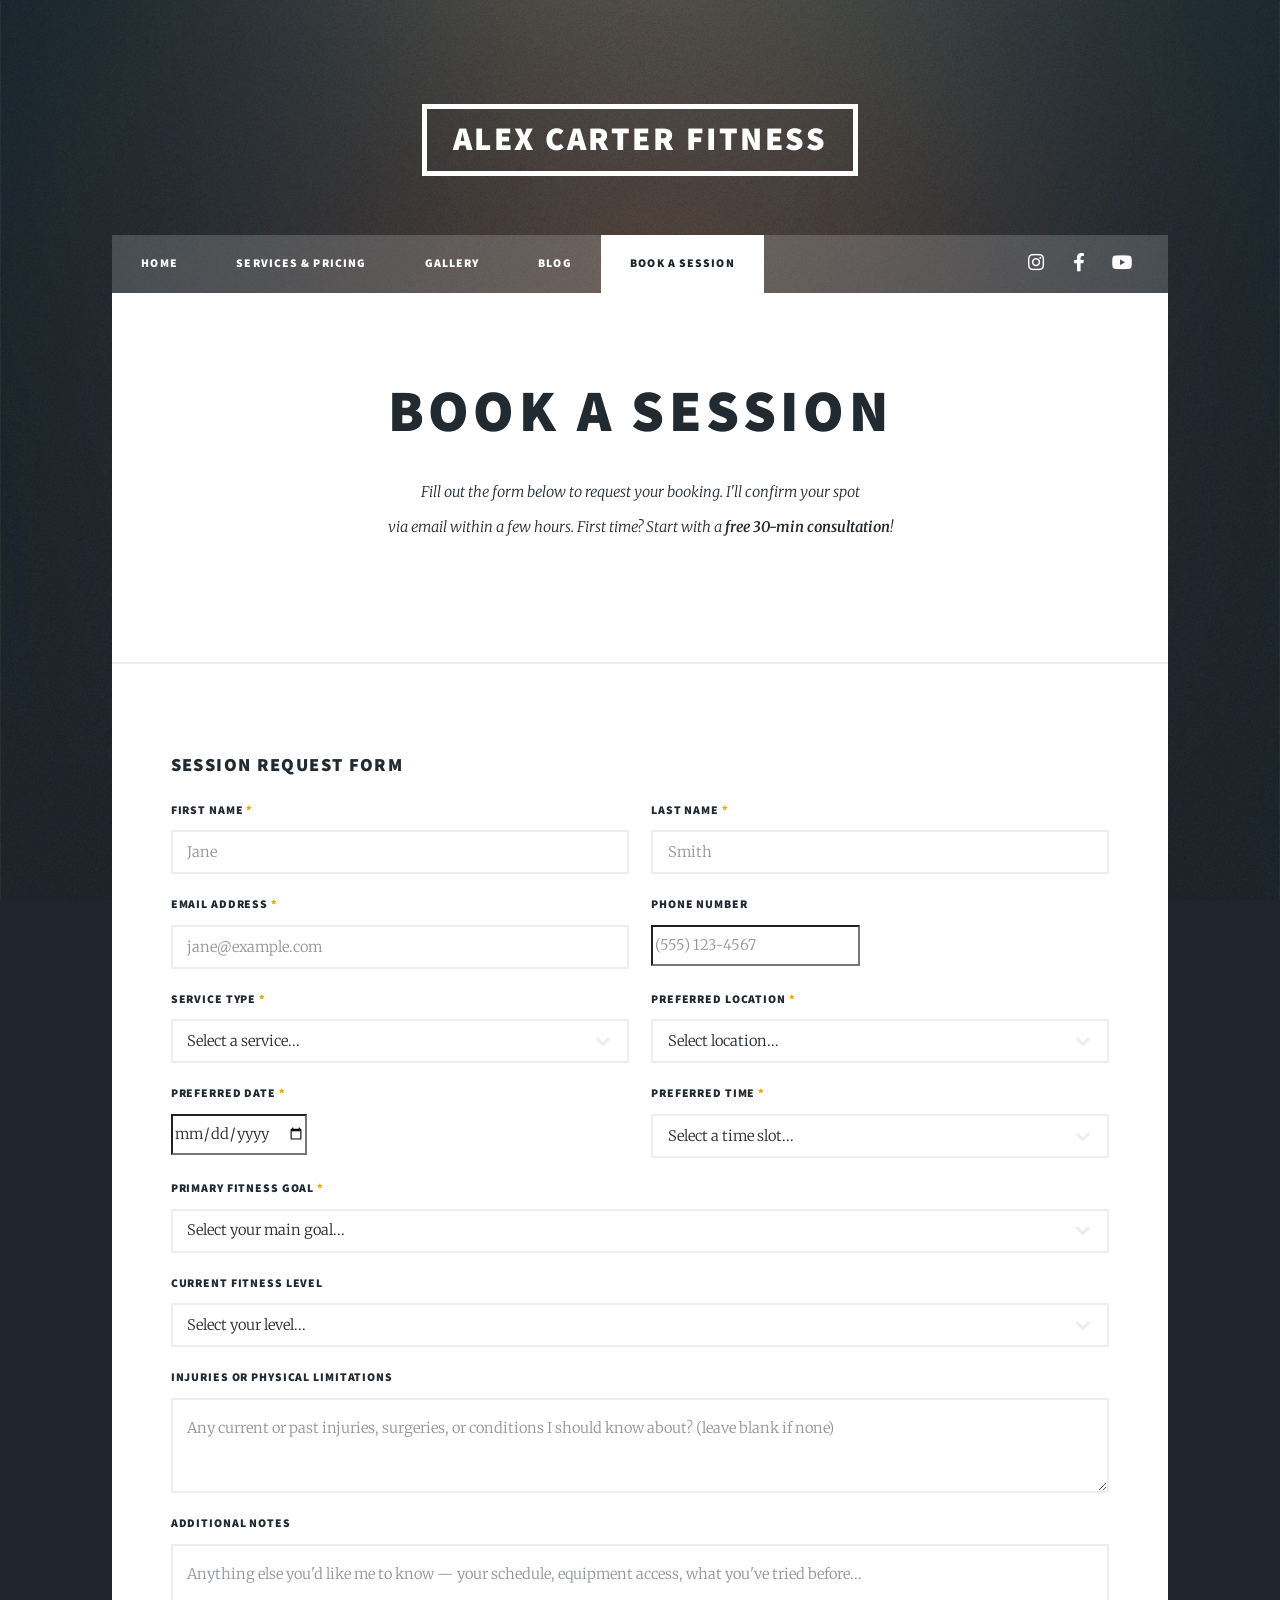
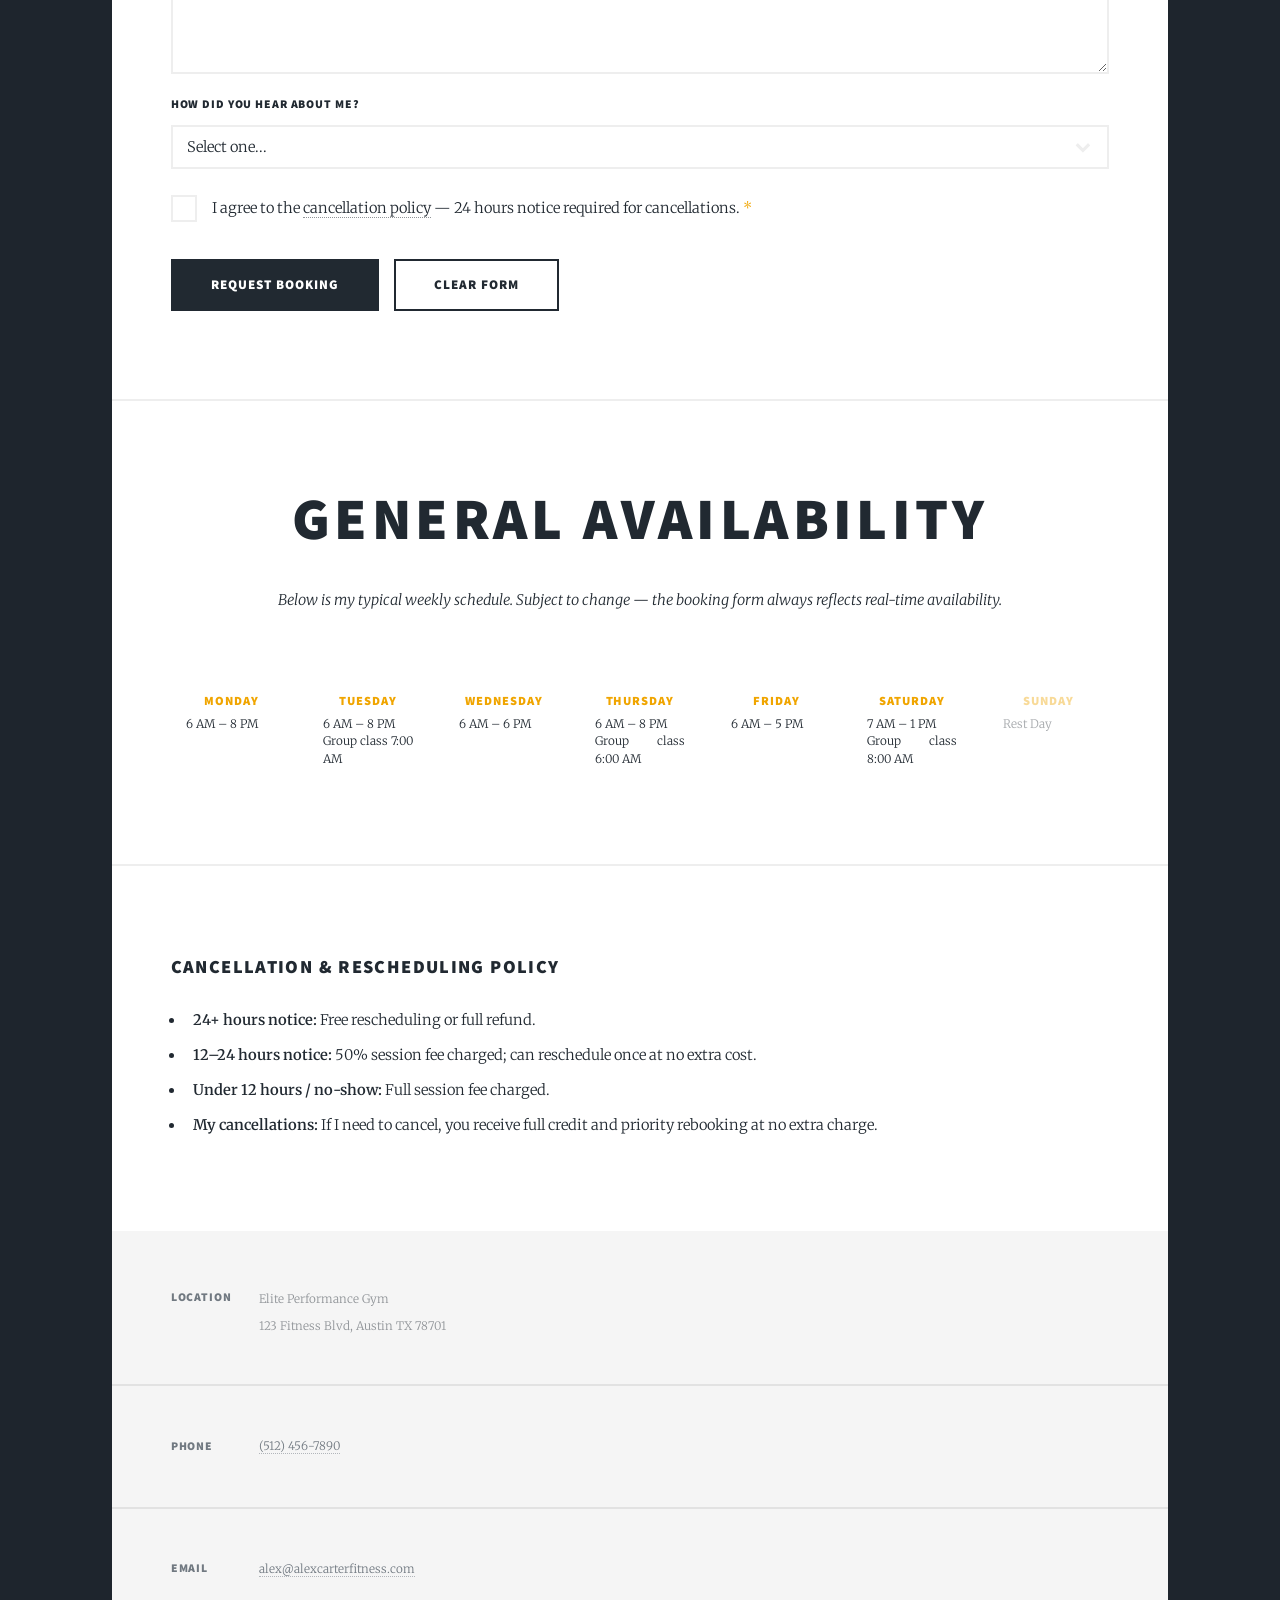
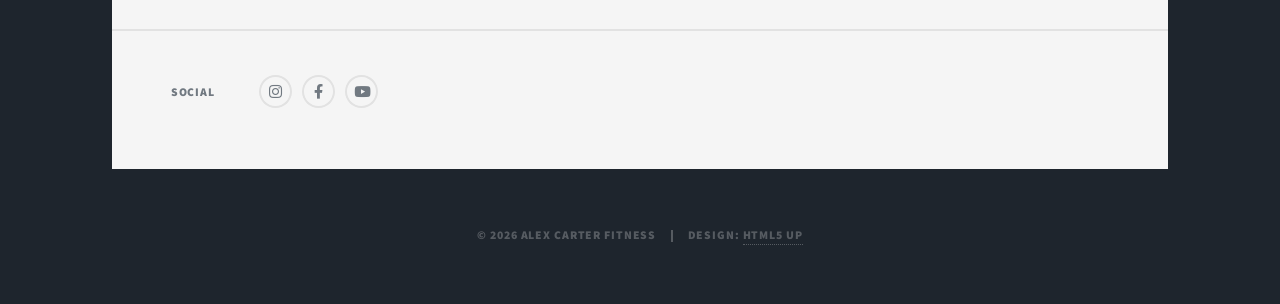
<file: booking.html>
<!DOCTYPE HTML>
<html lang="en">
	<head>
		<title>Book a Session | Alex Carter Fitness</title>
		<meta charset="utf-8" />
		<meta name="viewport" content="width=device-width, initial-scale=1, user-scalable=no" />
		<meta name="description" content="Book your free consultation or training session with Alex Carter. Choose your service, pick a time, and let's get started." />
		<link rel="stylesheet" href="assets/css/main.css" />
		<link rel="stylesheet" href="assets/css/custom.css" />
		<noscript><link rel="stylesheet" href="assets/css/noscript.css" /></noscript>
	</head>
	<body class="is-preload">

		<div id="wrapper">

			<header id="header">
				<a href="index.html" class="logo">Alex Carter Fitness</a>
			</header>

			<nav id="nav">
				<ul class="links">
					<li><a href="index.html">Home</a></li>
					<li><a href="services.html">Services &amp; Pricing</a></li>
					<li><a href="gallery.html">Gallery</a></li>
					<li><a href="blog.html">Blog</a></li>
					<li class="active"><a href="booking.html">Book a Session</a></li>
				</ul>
				<ul class="icons">
					<li><a href="#" class="icon brands fa-instagram"><span class="label">Instagram</span></a></li>
					<li><a href="#" class="icon brands fa-facebook-f"><span class="label">Facebook</span></a></li>
					<li><a href="#" class="icon brands fa-youtube"><span class="label">YouTube</span></a></li>
				</ul>
			</nav>

			<div id="main">

				<article class="post">
					<header class="major">
						<h2>Book a Session</h2>
						<p>Fill out the form below to request your booking. I'll confirm your spot<br />
						via email within a few hours. First time? Start with a <strong>free 30-min consultation</strong>!</p>
					</header>
				</article>

				<!-- Booking Form -->
				<section class="post" id="booking-form-section">
					<header>
						<h3>Session Request Form</h3>
					</header>
					<form id="booking-form" action="#" method="post" novalidate>
						<div class="fields">

							<!-- Personal Info -->
							<div class="field half">
								<label for="b-firstname">First Name <span class="required">*</span></label>
								<input type="text" name="firstname" id="b-firstname" placeholder="Jane" required />
							</div>
							<div class="field half">
								<label for="b-lastname">Last Name <span class="required">*</span></label>
								<input type="text" name="lastname" id="b-lastname" placeholder="Smith" required />
							</div>
							<div class="field half">
								<label for="b-email">Email Address <span class="required">*</span></label>
								<input type="email" name="email" id="b-email" placeholder="jane@example.com" required />
							</div>
							<div class="field half">
								<label for="b-phone">Phone Number</label>
								<input type="tel" name="phone" id="b-phone" placeholder="(555) 123-4567" />
							</div>

							<!-- Session Type -->
							<div class="field half">
								<label for="b-service">Service Type <span class="required">*</span></label>
								<select name="service" id="b-service" required>
									<option value="">Select a service...</option>
									<option value="free-consult">Free 30-Min Consultation</option>
									<option value="pt-single">1-on-1 Training — Single Session</option>
									<option value="pt-starter">1-on-1 Training — Starter Package (4/mo)</option>
									<option value="pt-transform">1-on-1 Training — Transformation Package (8/mo)</option>
									<option value="pt-elite">1-on-1 Training — Elite Package (12/mo)</option>
									<option value="online-basic">Online Coaching — Basic</option>
									<option value="online-pro">Online Coaching — Pro</option>
									<option value="nutrition-plan">Nutrition Plan (One-Time)</option>
									<option value="nutrition-coaching">Nutrition Coaching (Monthly)</option>
									<option value="group-dropin">Group Class — Drop-In</option>
									<option value="group-monthly">Group Class — Monthly Membership</option>
								</select>
							</div>

							<!-- Location -->
							<div class="field half">
								<label for="b-location">Preferred Location <span class="required">*</span></label>
								<select name="location" id="b-location" required>
									<option value="">Select location...</option>
									<option value="gym">Elite Performance Gym (Austin, TX)</option>
									<option value="outdoor">Outdoor / Park</option>
									<option value="client-home">At My Home (Austin metro)</option>
									<option value="online">Online / Virtual</option>
								</select>
							</div>

							<!-- Date & Time -->
							<div class="field half">
								<label for="b-date">Preferred Date <span class="required">*</span></label>
								<input type="date" name="date" id="b-date" required />
							</div>
							<div class="field half">
								<label for="b-time">Preferred Time <span class="required">*</span></label>
								<select name="time" id="b-time" required>
									<option value="">Select a time slot...</option>
									<option value="6am">6:00 AM</option>
									<option value="7am">7:00 AM</option>
									<option value="8am">8:00 AM</option>
									<option value="9am">9:00 AM</option>
									<option value="10am">10:00 AM</option>
									<option value="11am">11:00 AM</option>
									<option value="12pm">12:00 PM</option>
									<option value="1pm">1:00 PM</option>
									<option value="2pm">2:00 PM</option>
									<option value="3pm">3:00 PM</option>
									<option value="4pm">4:00 PM</option>
									<option value="5pm">5:00 PM</option>
									<option value="6pm">6:00 PM</option>
									<option value="7pm">7:00 PM</option>
								</select>
							</div>

							<!-- Health & Goals -->
							<div class="field">
								<label for="b-goal">Primary Fitness Goal <span class="required">*</span></label>
								<select name="goal" id="b-goal" required>
									<option value="">Select your main goal...</option>
									<option value="fat-loss">Fat Loss / Weight Loss</option>
									<option value="muscle">Muscle Gain / Body Recomposition</option>
									<option value="strength">Strength &amp; Power</option>
									<option value="endurance">Endurance / Cardio Fitness</option>
									<option value="flexibility">Flexibility &amp; Mobility</option>
									<option value="general">General Health &amp; Wellness</option>
									<option value="sport">Sport-Specific Performance</option>
									<option value="postnatal">Post-Natal Recovery</option>
								</select>
							</div>

							<div class="field">
								<label for="b-experience">Current Fitness Level</label>
								<select name="experience" id="b-experience">
									<option value="">Select your level...</option>
									<option value="beginner">Beginner — Little to no experience</option>
									<option value="intermediate">Intermediate — Train occasionally</option>
									<option value="advanced">Advanced — Train regularly with a plan</option>
									<option value="athlete">Athlete — Competitive / high performance</option>
								</select>
							</div>

							<div class="field">
								<label for="b-injuries">Injuries or Physical Limitations</label>
								<textarea name="injuries" id="b-injuries" rows="2" placeholder="Any current or past injuries, surgeries, or conditions I should know about? (leave blank if none)"></textarea>
							</div>

							<div class="field">
								<label for="b-notes">Additional Notes</label>
								<textarea name="notes" id="b-notes" rows="3" placeholder="Anything else you'd like me to know — your schedule, equipment access, what you've tried before..."></textarea>
							</div>

							<!-- How did you hear -->
							<div class="field">
								<label for="b-source">How did you hear about me?</label>
								<select name="source" id="b-source">
									<option value="">Select one...</option>
									<option value="instagram">Instagram</option>
									<option value="facebook">Facebook</option>
									<option value="tiktok">TikTok</option>
									<option value="google">Google Search</option>
									<option value="referral">Referral from a friend</option>
									<option value="other">Other</option>
								</select>
							</div>

							<!-- Terms -->
							<div class="field">
								<input type="checkbox" id="b-terms" name="terms" required />
								<label for="b-terms">I agree to the <a href="#cancellation-policy">cancellation policy</a> — 24 hours notice required for cancellations. <span class="required">*</span></label>
							</div>

						</div>
						<ul class="actions">
							<li><input type="submit" value="Request Booking" class="button large primary" /></li>
							<li><input type="reset" value="Clear Form" class="button large" /></li>
						</ul>
					</form>

					<!-- Booking confirmation message (shown after submit) -->
					<div id="booking-success" class="success-message" style="display:none;">
						<span class="icon solid fa-check-circle"></span>
						<h3>Request Received!</h3>
						<p>Thanks! I'll review your request and send a confirmation to your email within a few hours. If you haven't heard back by the next business day, feel free to email me directly at <a href="mailto:alex@alexcarterfitness.com">alex@alexcarterfitness.com</a>.</p>
					</div>
				</section>

				<!-- Schedule Overview -->
				<section class="post" id="schedule">
					<header class="major">
						<h2>General Availability</h2>
						<p>Below is my typical weekly schedule. Subject to change — the booking form always reflects real-time availability.</p>
					</header>
					<div class="schedule-grid">
						<div class="schedule-day">
							<h4>Monday</h4>
							<p>6 AM – 8 PM</p>
						</div>
						<div class="schedule-day">
							<h4>Tuesday</h4>
							<p>6 AM – 8 PM<br /><small>Group class 7:00 AM</small></p>
						</div>
						<div class="schedule-day">
							<h4>Wednesday</h4>
							<p>6 AM – 6 PM</p>
						</div>
						<div class="schedule-day">
							<h4>Thursday</h4>
							<p>6 AM – 8 PM<br /><small>Group class 6:00 AM</small></p>
						</div>
						<div class="schedule-day">
							<h4>Friday</h4>
							<p>6 AM – 5 PM</p>
						</div>
						<div class="schedule-day">
							<h4>Saturday</h4>
							<p>7 AM – 1 PM<br /><small>Group class 8:00 AM</small></p>
						</div>
						<div class="schedule-day off">
							<h4>Sunday</h4>
							<p>Rest Day</p>
						</div>
					</div>
				</section>

				<!-- Cancellation Policy -->
				<section class="post" id="cancellation-policy">
					<header>
						<h3>Cancellation &amp; Rescheduling Policy</h3>
					</header>
					<ul>
						<li><strong>24+ hours notice:</strong> Free rescheduling or full refund.</li>
						<li><strong>12–24 hours notice:</strong> 50% session fee charged; can reschedule once at no extra cost.</li>
						<li><strong>Under 12 hours / no-show:</strong> Full session fee charged.</li>
						<li><strong>My cancellations:</strong> If I need to cancel, you receive full credit and priority rebooking at no extra charge.</li>
					</ul>
				</section>

			</div>

			<footer id="footer">
				<section class="split contact">
					<section class="alt">
						<h3>Location</h3>
						<p>Elite Performance Gym<br />123 Fitness Blvd, Austin TX 78701</p>
					</section>
					<section>
						<h3>Phone</h3>
						<p><a href="tel:+15124567890">(512) 456-7890</a></p>
					</section>
					<section>
						<h3>Email</h3>
						<p><a href="mailto:alex@alexcarterfitness.com">alex@alexcarterfitness.com</a></p>
					</section>
					<section>
						<h3>Social</h3>
						<ul class="icons alt">
							<li><a href="#" class="icon brands alt fa-instagram"><span class="label">Instagram</span></a></li>
							<li><a href="#" class="icon brands alt fa-facebook-f"><span class="label">Facebook</span></a></li>
							<li><a href="#" class="icon brands alt fa-youtube"><span class="label">YouTube</span></a></li>
						</ul>
					</section>
				</section>
			</footer>

			<div id="copyright">
				<ul><li>&copy; 2026 Alex Carter Fitness</li><li>Design: <a href="https://html5up.net">HTML5 UP</a></li></ul>
			</div>

		</div>

		<script src="assets/js/jquery.min.js"></script>
		<script src="assets/js/jquery.scrollex.min.js"></script>
		<script src="assets/js/jquery.scrolly.min.js"></script>
		<script src="assets/js/browser.min.js"></script>
		<script src="assets/js/breakpoints.min.js"></script>
		<script src="assets/js/util.js"></script>
		<script src="assets/js/main.js"></script>
		<script src="assets/js/site.js"></script>

	</body>
</html>
</file>
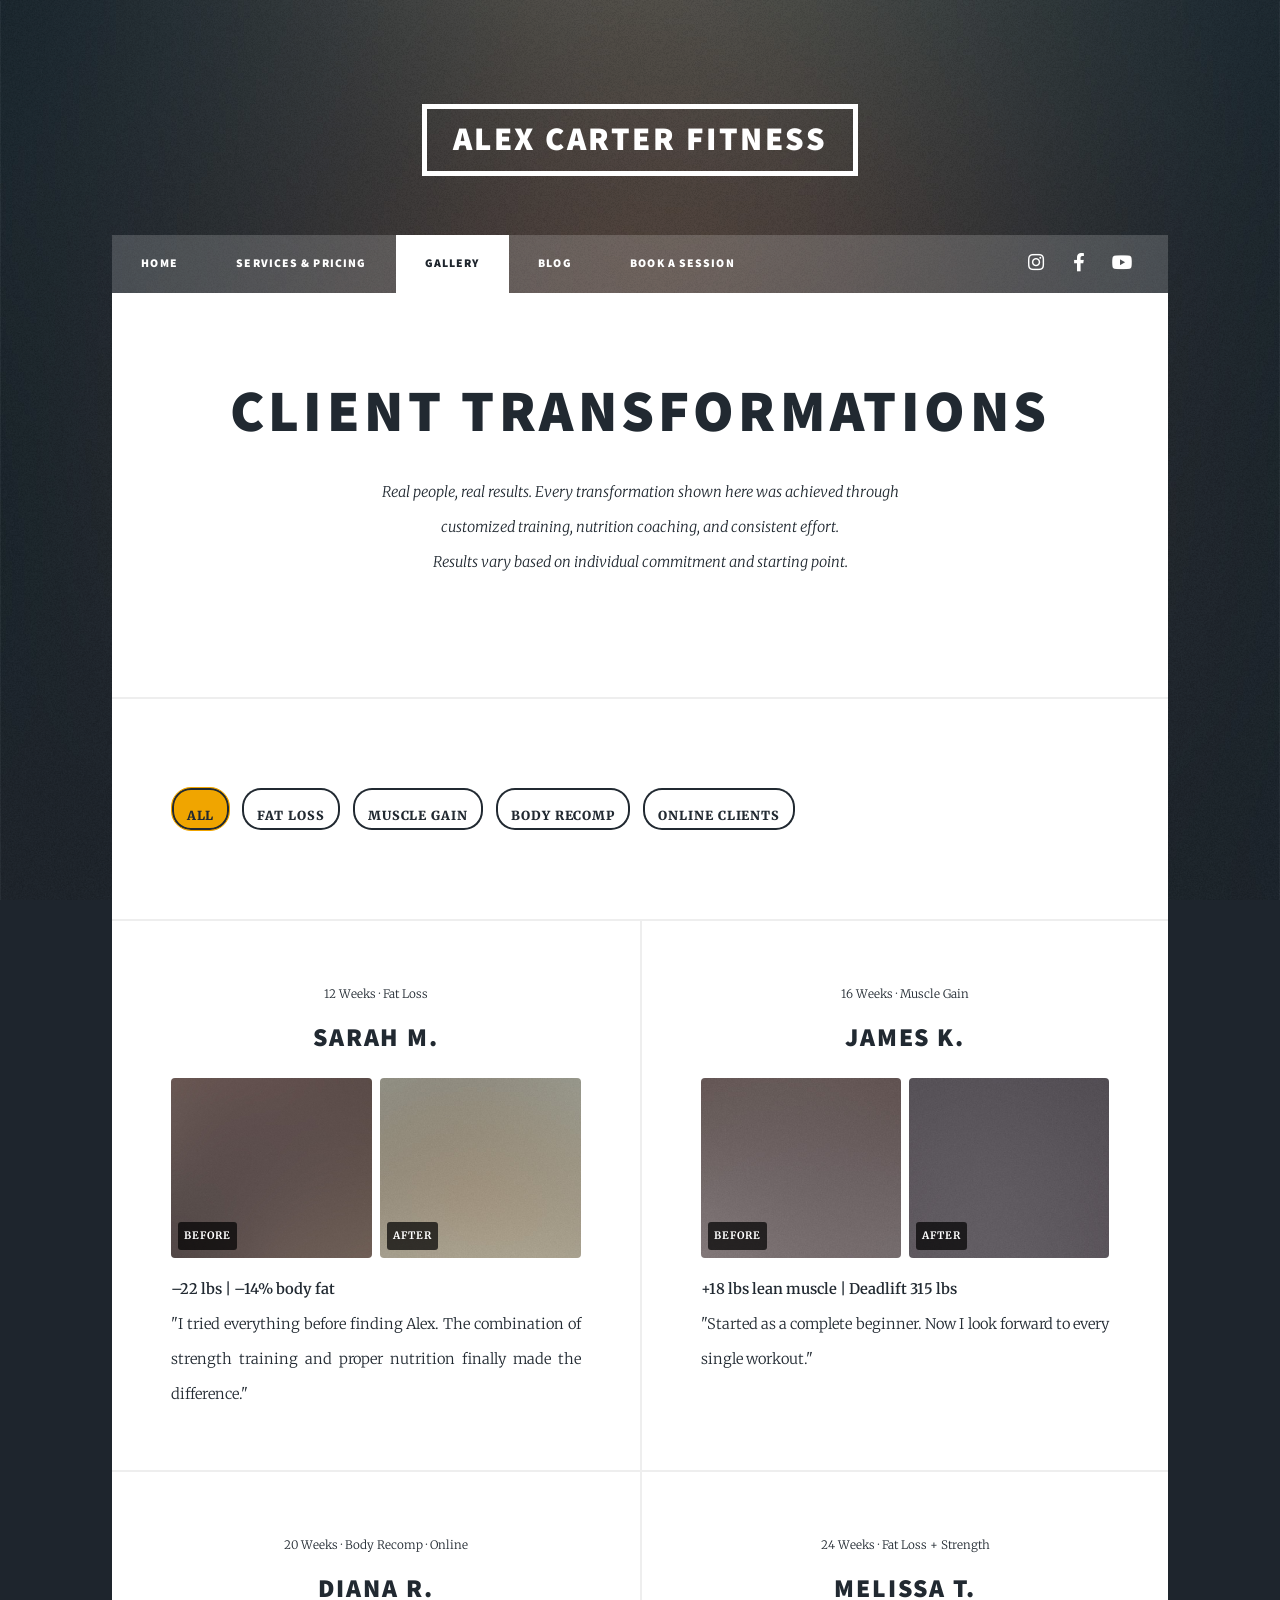
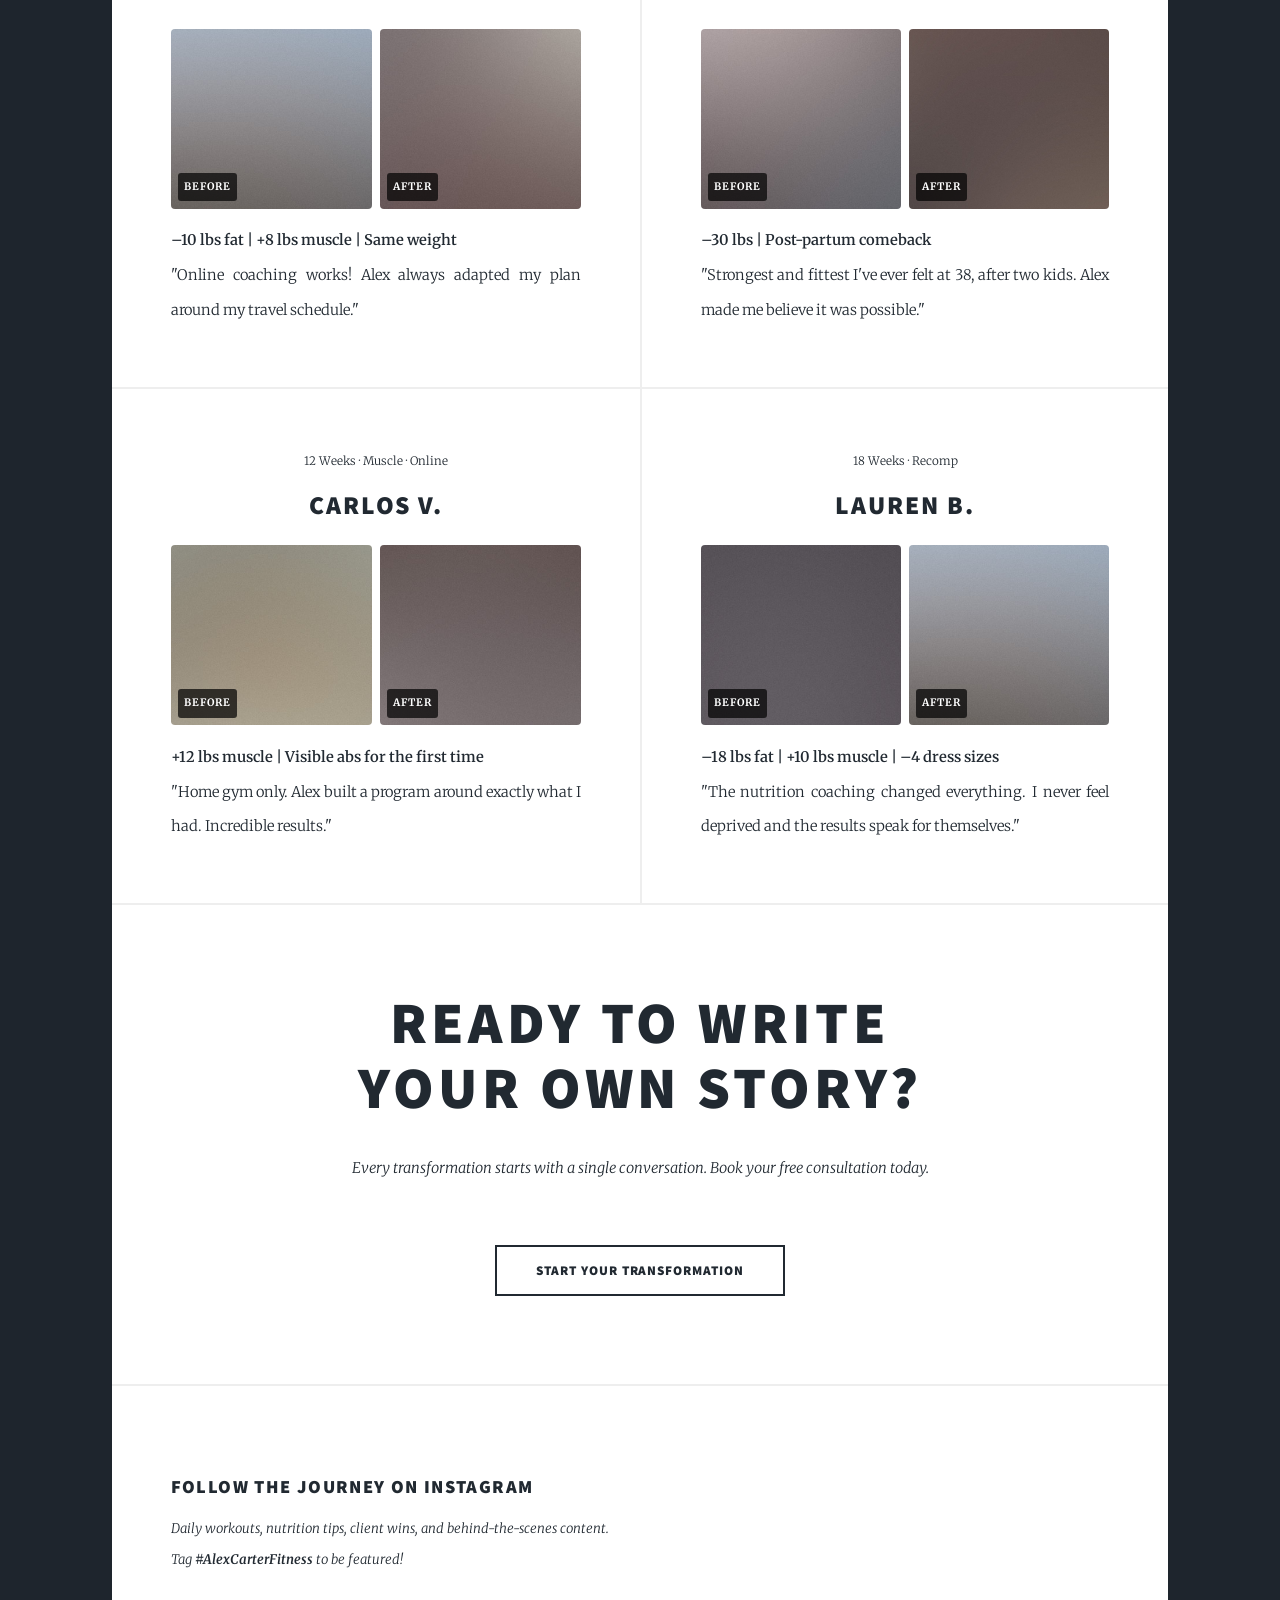
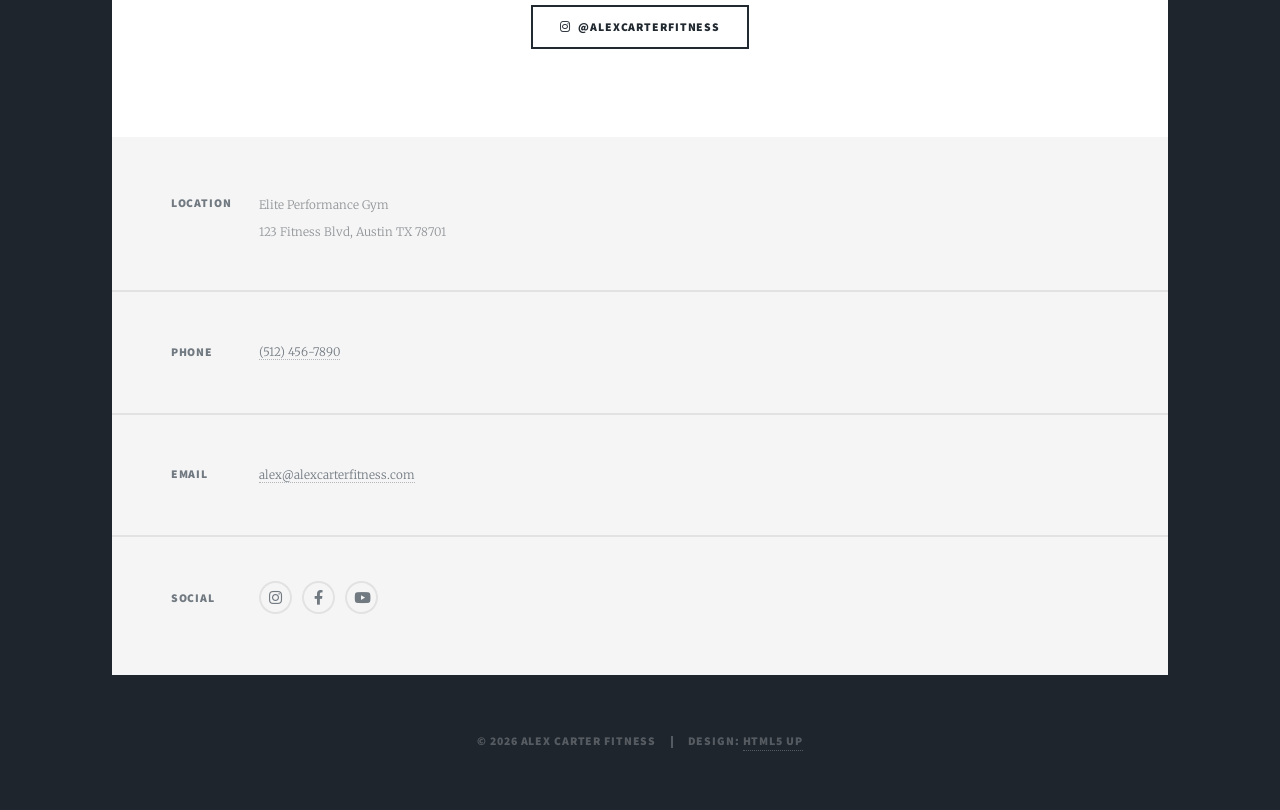
<file: gallery.html>
<!DOCTYPE HTML>
<html lang="en">
	<head>
		<title>Transformation Gallery | Alex Carter Fitness</title>
		<meta charset="utf-8" />
		<meta name="viewport" content="width=device-width, initial-scale=1, user-scalable=no" />
		<meta name="description" content="Real client before and after transformations. See what's possible with dedicated coaching and personalized programming." />
		<link rel="stylesheet" href="assets/css/main.css" />
		<link rel="stylesheet" href="assets/css/custom.css" />
		<noscript><link rel="stylesheet" href="assets/css/noscript.css" /></noscript>
	</head>
	<body class="is-preload">

		<div id="wrapper">

			<header id="header">
				<a href="index.html" class="logo">Alex Carter Fitness</a>
			</header>

			<nav id="nav">
				<ul class="links">
					<li><a href="index.html">Home</a></li>
					<li><a href="services.html">Services &amp; Pricing</a></li>
					<li class="active"><a href="gallery.html">Gallery</a></li>
					<li><a href="blog.html">Blog</a></li>
					<li><a href="booking.html">Book a Session</a></li>
				</ul>
				<ul class="icons">
					<li><a href="#" class="icon brands fa-instagram"><span class="label">Instagram</span></a></li>
					<li><a href="#" class="icon brands fa-facebook-f"><span class="label">Facebook</span></a></li>
					<li><a href="#" class="icon brands fa-youtube"><span class="label">YouTube</span></a></li>
				</ul>
			</nav>

			<div id="main">

				<article class="post">
					<header class="major">
						<h2>Client Transformations</h2>
						<p>Real people, real results. Every transformation shown here was achieved through<br />
						customized training, nutrition coaching, and consistent effort.<br />
						<em>Results vary based on individual commitment and starting point.</em></p>
					</header>
				</article>

				<!-- Filter Bar -->
				<section class="post">
					<div class="gallery-filter">
						<button class="filter-btn active" data-filter="all">All</button>
						<button class="filter-btn" data-filter="fat-loss">Fat Loss</button>
						<button class="filter-btn" data-filter="muscle">Muscle Gain</button>
						<button class="filter-btn" data-filter="recomp">Body Recomp</button>
						<button class="filter-btn" data-filter="online">Online Clients</button>
					</div>
				</section>

				<!-- Before/After Grid -->
				<section class="posts gallery-grid">

					<article class="gallery-item" data-category="fat-loss">
						<header>
							<span class="date">12 Weeks · Fat Loss</span>
							<h2>Sarah M.</h2>
						</header>
						<div class="before-after">
							<div class="ba-image">
								<img src="images/pic01.jpg" alt="Sarah before" />
								<span class="ba-label">Before</span>
							</div>
							<div class="ba-image">
								<img src="images/pic02.jpg" alt="Sarah after" />
								<span class="ba-label">After</span>
							</div>
						</div>
						<p><strong>–22 lbs | –14% body fat</strong><br />
						"I tried everything before finding Alex. The combination of strength training and proper nutrition finally made the difference."</p>
					</article>

					<article class="gallery-item" data-category="muscle">
						<header>
							<span class="date">16 Weeks · Muscle Gain</span>
							<h2>James K.</h2>
						</header>
						<div class="before-after">
							<div class="ba-image">
								<img src="images/pic03.jpg" alt="James before" />
								<span class="ba-label">Before</span>
							</div>
							<div class="ba-image">
								<img src="images/pic04.jpg" alt="James after" />
								<span class="ba-label">After</span>
							</div>
						</div>
						<p><strong>+18 lbs lean muscle | Deadlift 315 lbs</strong><br />
						"Started as a complete beginner. Now I look forward to every single workout."</p>
					</article>

					<article class="gallery-item" data-category="recomp online">
						<header>
							<span class="date">20 Weeks · Body Recomp · Online</span>
							<h2>Diana R.</h2>
						</header>
						<div class="before-after">
							<div class="ba-image">
								<img src="images/pic05.jpg" alt="Diana before" />
								<span class="ba-label">Before</span>
							</div>
							<div class="ba-image">
								<img src="images/pic06.jpg" alt="Diana after" />
								<span class="ba-label">After</span>
							</div>
						</div>
						<p><strong>–10 lbs fat | +8 lbs muscle | Same weight</strong><br />
						"Online coaching works! Alex always adapted my plan around my travel schedule."</p>
					</article>

					<article class="gallery-item" data-category="fat-loss">
						<header>
							<span class="date">24 Weeks · Fat Loss + Strength</span>
							<h2>Melissa T.</h2>
						</header>
						<div class="before-after">
							<div class="ba-image">
								<img src="images/pic07.jpg" alt="Melissa before" />
								<span class="ba-label">Before</span>
							</div>
							<div class="ba-image">
								<img src="images/pic01.jpg" alt="Melissa after" />
								<span class="ba-label">After</span>
							</div>
						</div>
						<p><strong>–30 lbs | Post-partum comeback</strong><br />
						"Strongest and fittest I've ever felt at 38, after two kids. Alex made me believe it was possible."</p>
					</article>

					<article class="gallery-item" data-category="muscle online">
						<header>
							<span class="date">12 Weeks · Muscle · Online</span>
							<h2>Carlos V.</h2>
						</header>
						<div class="before-after">
							<div class="ba-image">
								<img src="images/pic02.jpg" alt="Carlos before" />
								<span class="ba-label">Before</span>
							</div>
							<div class="ba-image">
								<img src="images/pic03.jpg" alt="Carlos after" />
								<span class="ba-label">After</span>
							</div>
						</div>
						<p><strong>+12 lbs muscle | Visible abs for the first time</strong><br />
						"Home gym only. Alex built a program around exactly what I had. Incredible results."</p>
					</article>

					<article class="gallery-item" data-category="recomp">
						<header>
							<span class="date">18 Weeks · Recomp</span>
							<h2>Lauren B.</h2>
						</header>
						<div class="before-after">
							<div class="ba-image">
								<img src="images/pic04.jpg" alt="Lauren before" />
								<span class="ba-label">Before</span>
							</div>
							<div class="ba-image">
								<img src="images/pic05.jpg" alt="Lauren after" />
								<span class="ba-label">After</span>
							</div>
						</div>
						<p><strong>–18 lbs fat | +10 lbs muscle | –4 dress sizes</strong><br />
						"The nutrition coaching changed everything. I never feel deprived and the results speak for themselves."</p>
					</article>

				</section>

				<!-- CTA -->
				<section class="post">
					<header class="major">
						<h2>Ready to Write<br />Your Own Story?</h2>
						<p>Every transformation starts with a single conversation. Book your free consultation today.</p>
					</header>
					<ul class="actions special">
						<li><a href="booking.html" class="button large">Start Your Transformation</a></li>
					</ul>
				</section>

				<!-- Social Gallery CTA -->
				<section class="post">
					<header>
						<h3>Follow the Journey on Instagram</h3>
						<p>Daily workouts, nutrition tips, client wins, and behind-the-scenes content.<br />
						Tag <strong>#AlexCarterFitness</strong> to be featured!</p>
					</header>
					<ul class="actions special">
						<li><a href="#" class="button icon brands fa-instagram">@AlexCarterFitness</a></li>
					</ul>
				</section>

			</div>

			<footer id="footer">
				<section class="split contact">
					<section class="alt">
						<h3>Location</h3>
						<p>Elite Performance Gym<br />123 Fitness Blvd, Austin TX 78701</p>
					</section>
					<section>
						<h3>Phone</h3>
						<p><a href="tel:+15124567890">(512) 456-7890</a></p>
					</section>
					<section>
						<h3>Email</h3>
						<p><a href="mailto:alex@alexcarterfitness.com">alex@alexcarterfitness.com</a></p>
					</section>
					<section>
						<h3>Social</h3>
						<ul class="icons alt">
							<li><a href="#" class="icon brands alt fa-instagram"><span class="label">Instagram</span></a></li>
							<li><a href="#" class="icon brands alt fa-facebook-f"><span class="label">Facebook</span></a></li>
							<li><a href="#" class="icon brands alt fa-youtube"><span class="label">YouTube</span></a></li>
						</ul>
					</section>
				</section>
			</footer>

			<div id="copyright">
				<ul><li>&copy; 2026 Alex Carter Fitness</li><li>Design: <a href="https://html5up.net">HTML5 UP</a></li></ul>
			</div>

		</div>

		<script src="assets/js/jquery.min.js"></script>
		<script src="assets/js/jquery.scrollex.min.js"></script>
		<script src="assets/js/jquery.scrolly.min.js"></script>
		<script src="assets/js/browser.min.js"></script>
		<script src="assets/js/breakpoints.min.js"></script>
		<script src="assets/js/util.js"></script>
		<script src="assets/js/main.js"></script>
		<script src="assets/js/site.js"></script>

	</body>
</html>
</file>
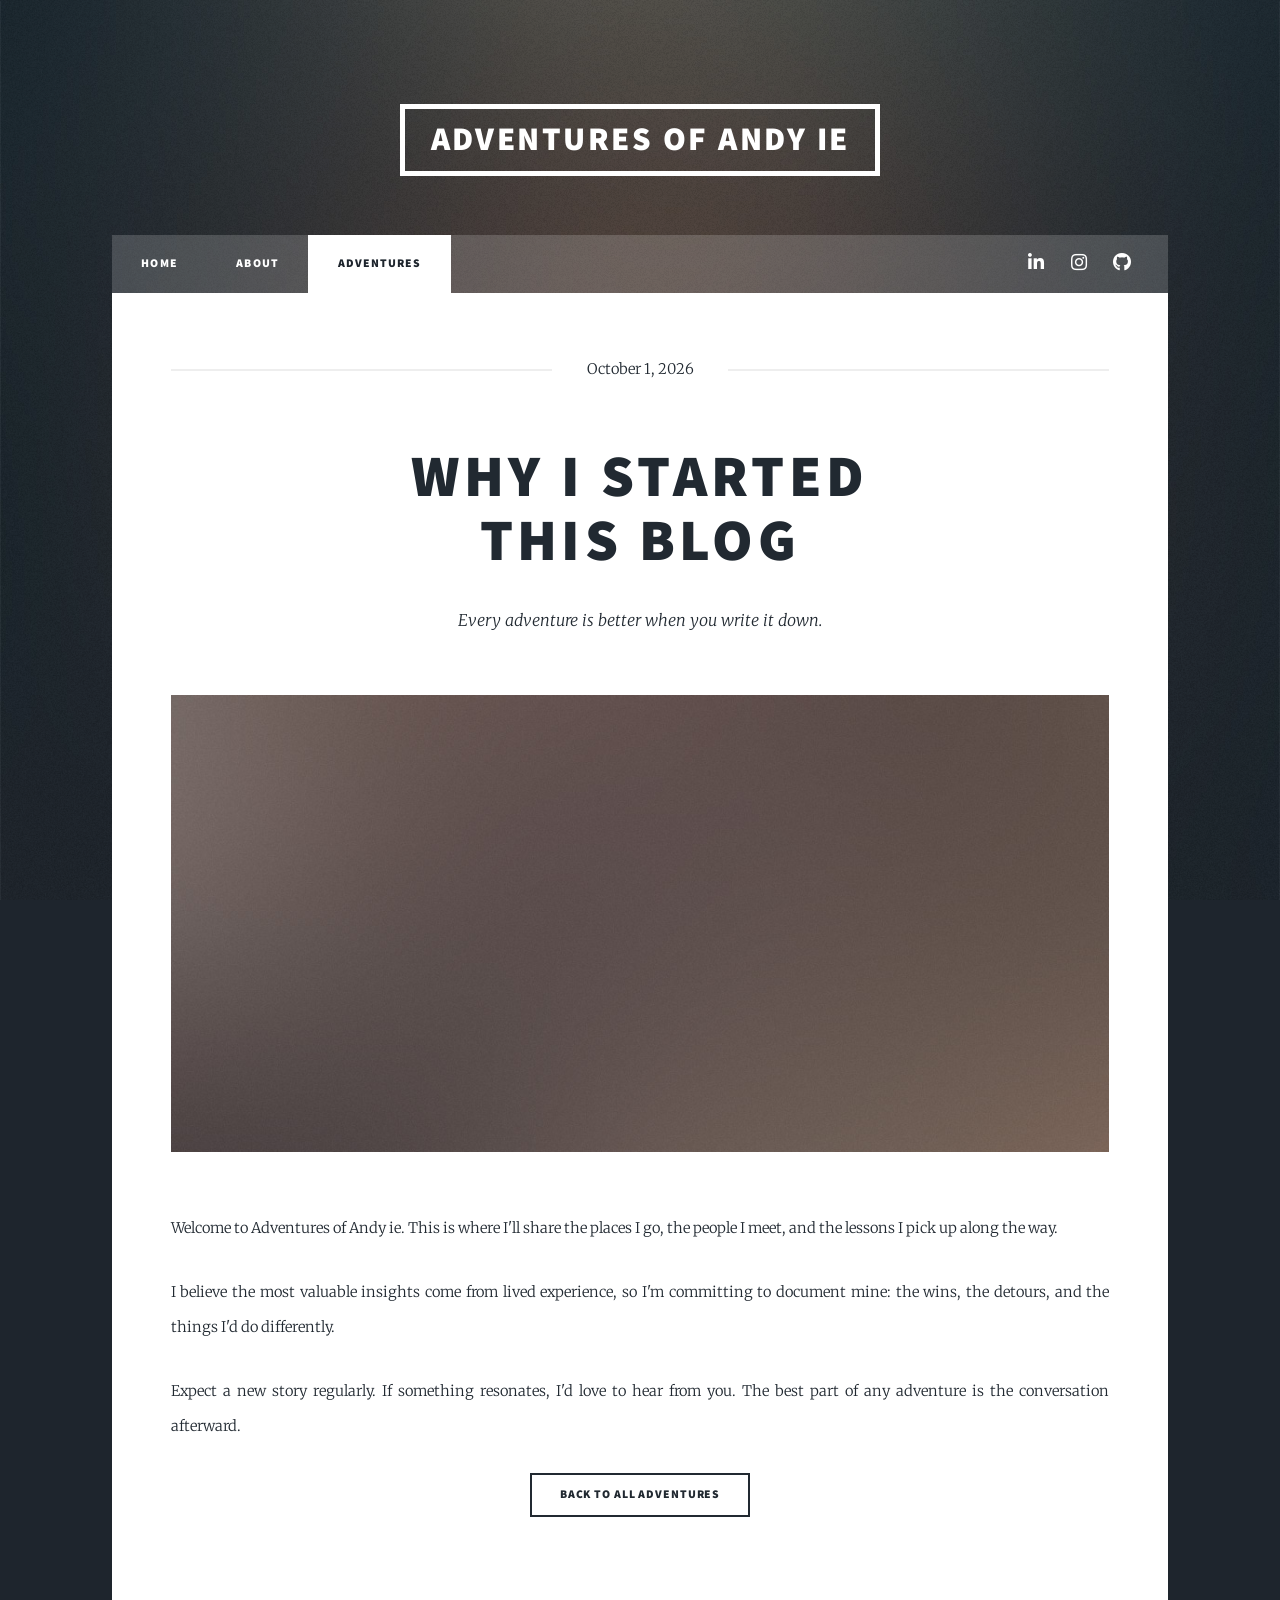
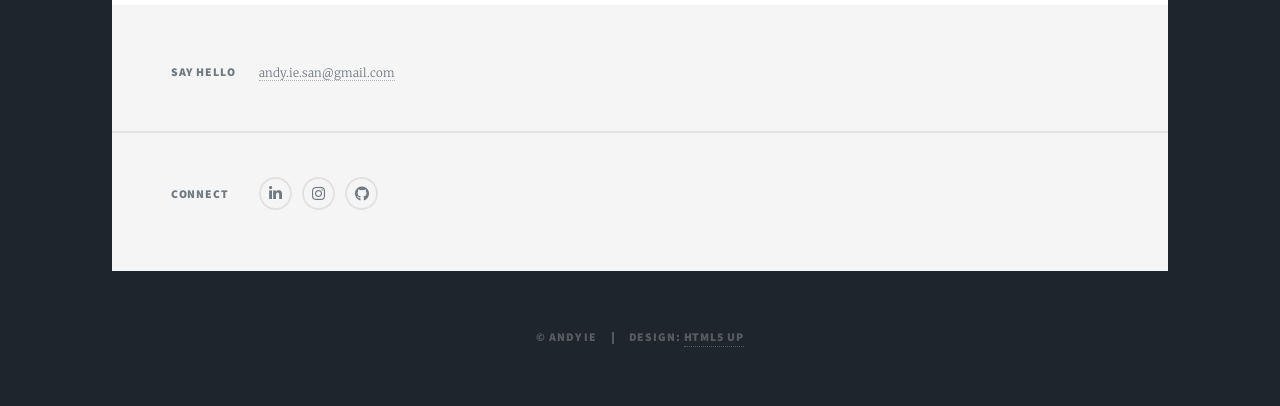
<file: post-1.html>
<!DOCTYPE HTML>
<!--
	Massively by HTML5 UP (html5up.net | @ajlkn) - CCA 3.0
-->
<html lang="en">
	<head>
		<title>Why I Started This Blog - Adventures of Andy ie</title>
		<meta charset="utf-8" />
		<meta name="viewport" content="width=device-width, initial-scale=1, user-scalable=no" />
		<meta name="description" content="Every adventure is better when you write it down. Here is why I'm sharing mine." />
		<link rel="stylesheet" href="assets/css/main.css" />
		<noscript><link rel="stylesheet" href="assets/css/noscript.css" /></noscript>
	</head>
	<body class="is-preload">
		<div id="wrapper">

				<header id="header">
					<a href="index.html" class="logo">Adventures of Andy ie</a>
				</header>
				<nav id="nav">
					<ul class="links"><li><a href="index.html">Home</a></li><li><a href="about.html">About</a></li><li class="active"><a href="index.html#posts">Adventures</a></li></ul>
					<ul class="icons">
						<li><a href="https://www.linkedin.com/" class="icon brands fa-linkedin-in"><span class="label">LinkedIn</span></a></li>
						<li><a href="https://www.instagram.com/" class="icon brands fa-instagram"><span class="label">Instagram</span></a></li>
						<li><a href="https://github.com/andyie7" class="icon brands fa-github"><span class="label">GitHub</span></a></li>
					</ul>
				</nav>

				<div id="main">
					<section class="post">
						<header class="major">
							<span class="date"><time datetime="2026-10-01">October 1, 2026</time></span>
							<h1>Why I Started<br />This Blog</h1>
							<p>Every adventure is better when you write it down.</p>
						</header>
						<div class="image main"><img src="images/pic01.jpg" alt="" /></div>
						<p>Welcome to Adventures of Andy ie. This is where I'll share the places I go, the people I meet, and the lessons I pick up along the way.</p>
							<p>I believe the most valuable insights come from lived experience, so I'm committing to document mine: the wins, the detours, and the things I'd do differently.</p>
							<p>Expect a new story regularly. If something resonates, I'd love to hear from you. The best part of any adventure is the conversation afterward.</p>
							
						<ul class="actions special"><li><a href="index.html#posts" class="button">Back to all adventures</a></li></ul>
					</section>
				</div>

				<footer id="footer">
					<section class="split contact">
						<section class="alt">
							<h3>Say hello</h3>
							<p><a href="mailto:andy.ie.san@gmail.com">andy.ie.san@gmail.com</a></p>
						</section>
						<section>
							<h3>Connect</h3>
							<ul class="icons alt">
								<li><a href="https://www.linkedin.com/" class="icon brands alt fa-linkedin-in"><span class="label">LinkedIn</span></a></li>
								<li><a href="https://www.instagram.com/" class="icon brands alt fa-instagram"><span class="label">Instagram</span></a></li>
								<li><a href="https://github.com/andyie7" class="icon brands alt fa-github"><span class="label">GitHub</span></a></li>
							</ul>
						</section>
					</section>
				</footer>
				<div id="copyright">
					<ul><li>&copy; Andy ie</li><li>Design: <a href="https://html5up.net">HTML5 UP</a></li></ul>
				</div>
		</div>
		<script src="assets/js/jquery.min.js"></script>
		<script src="assets/js/jquery.scrollex.min.js"></script>
		<script src="assets/js/jquery.scrolly.min.js"></script>
		<script src="assets/js/browser.min.js"></script>
		<script src="assets/js/breakpoints.min.js"></script>
		<script src="assets/js/util.js"></script>
		<script src="assets/js/main.js"></script>
	</body>
</html>
</file>
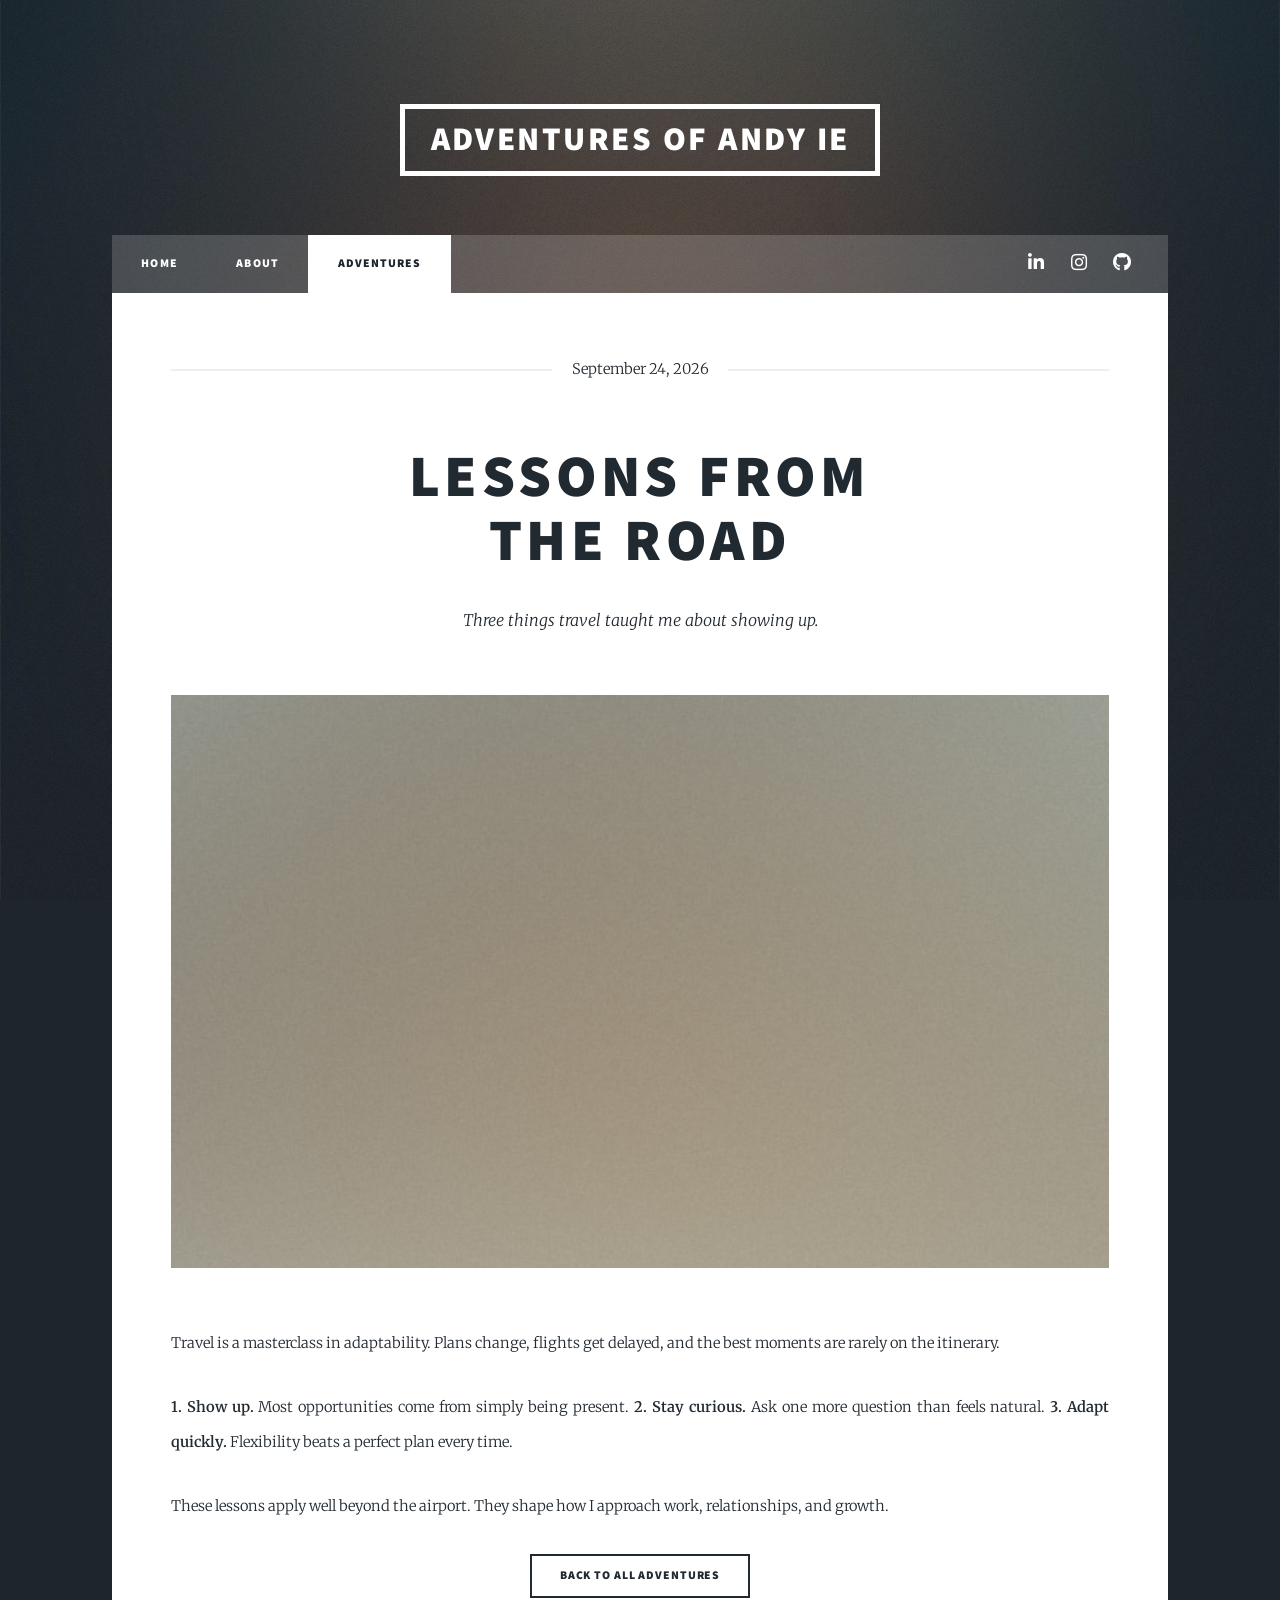
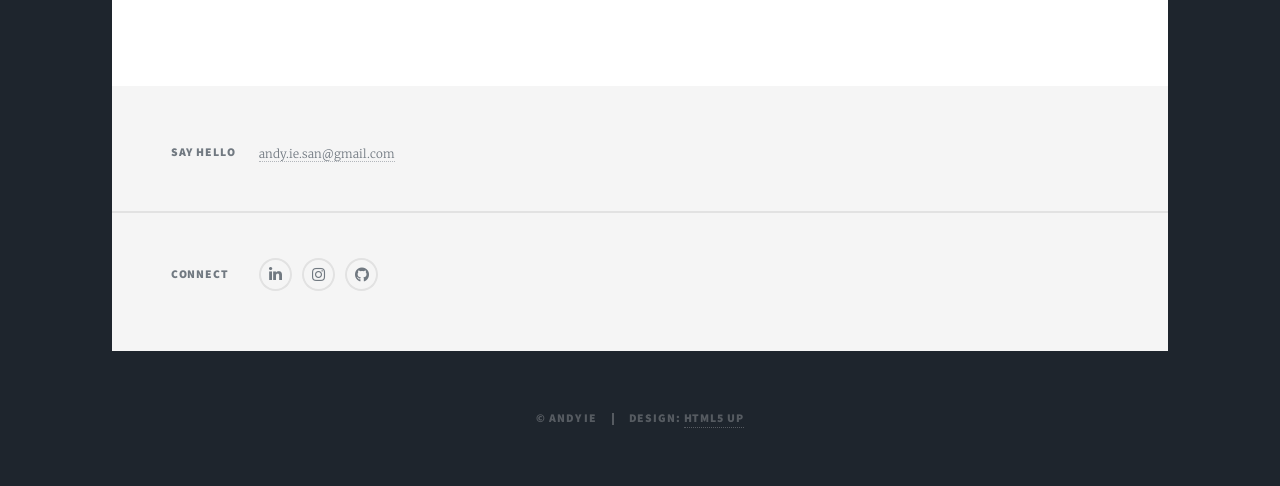
<file: post-2.html>
<!DOCTYPE HTML>
<!--
	Massively by HTML5 UP (html5up.net | @ajlkn) - CCA 3.0
-->
<html lang="en">
	<head>
		<title>Lessons from the Road - Adventures of Andy ie</title>
		<meta charset="utf-8" />
		<meta name="viewport" content="width=device-width, initial-scale=1, user-scalable=no" />
		<meta name="description" content="Three things travel taught me about showing up, staying curious, and adapting fast." />
		<link rel="stylesheet" href="assets/css/main.css" />
		<noscript><link rel="stylesheet" href="assets/css/noscript.css" /></noscript>
	</head>
	<body class="is-preload">
		<div id="wrapper">

				<header id="header">
					<a href="index.html" class="logo">Adventures of Andy ie</a>
				</header>
				<nav id="nav">
					<ul class="links"><li><a href="index.html">Home</a></li><li><a href="about.html">About</a></li><li class="active"><a href="index.html#posts">Adventures</a></li></ul>
					<ul class="icons">
						<li><a href="https://www.linkedin.com/" class="icon brands fa-linkedin-in"><span class="label">LinkedIn</span></a></li>
						<li><a href="https://www.instagram.com/" class="icon brands fa-instagram"><span class="label">Instagram</span></a></li>
						<li><a href="https://github.com/andyie7" class="icon brands fa-github"><span class="label">GitHub</span></a></li>
					</ul>
				</nav>

				<div id="main">
					<section class="post">
						<header class="major">
							<span class="date"><time datetime="2026-09-24">September 24, 2026</time></span>
							<h1>Lessons from<br />the Road</h1>
							<p>Three things travel taught me about showing up.</p>
						</header>
						<div class="image main"><img src="images/pic02.jpg" alt="" /></div>
						<p>Travel is a masterclass in adaptability. Plans change, flights get delayed, and the best moments are rarely on the itinerary.</p>
							<p><strong>1. Show up.</strong> Most opportunities come from simply being present. <strong>2. Stay curious.</strong> Ask one more question than feels natural. <strong>3. Adapt quickly.</strong> Flexibility beats a perfect plan every time.</p>
							<p>These lessons apply well beyond the airport. They shape how I approach work, relationships, and growth.</p>
							
						<ul class="actions special"><li><a href="index.html#posts" class="button">Back to all adventures</a></li></ul>
					</section>
				</div>

				<footer id="footer">
					<section class="split contact">
						<section class="alt">
							<h3>Say hello</h3>
							<p><a href="mailto:andy.ie.san@gmail.com">andy.ie.san@gmail.com</a></p>
						</section>
						<section>
							<h3>Connect</h3>
							<ul class="icons alt">
								<li><a href="https://www.linkedin.com/" class="icon brands alt fa-linkedin-in"><span class="label">LinkedIn</span></a></li>
								<li><a href="https://www.instagram.com/" class="icon brands alt fa-instagram"><span class="label">Instagram</span></a></li>
								<li><a href="https://github.com/andyie7" class="icon brands alt fa-github"><span class="label">GitHub</span></a></li>
							</ul>
						</section>
					</section>
				</footer>
				<div id="copyright">
					<ul><li>&copy; Andy ie</li><li>Design: <a href="https://html5up.net">HTML5 UP</a></li></ul>
				</div>
		</div>
		<script src="assets/js/jquery.min.js"></script>
		<script src="assets/js/jquery.scrollex.min.js"></script>
		<script src="assets/js/jquery.scrolly.min.js"></script>
		<script src="assets/js/browser.min.js"></script>
		<script src="assets/js/breakpoints.min.js"></script>
		<script src="assets/js/util.js"></script>
		<script src="assets/js/main.js"></script>
	</body>
</html>
</file>
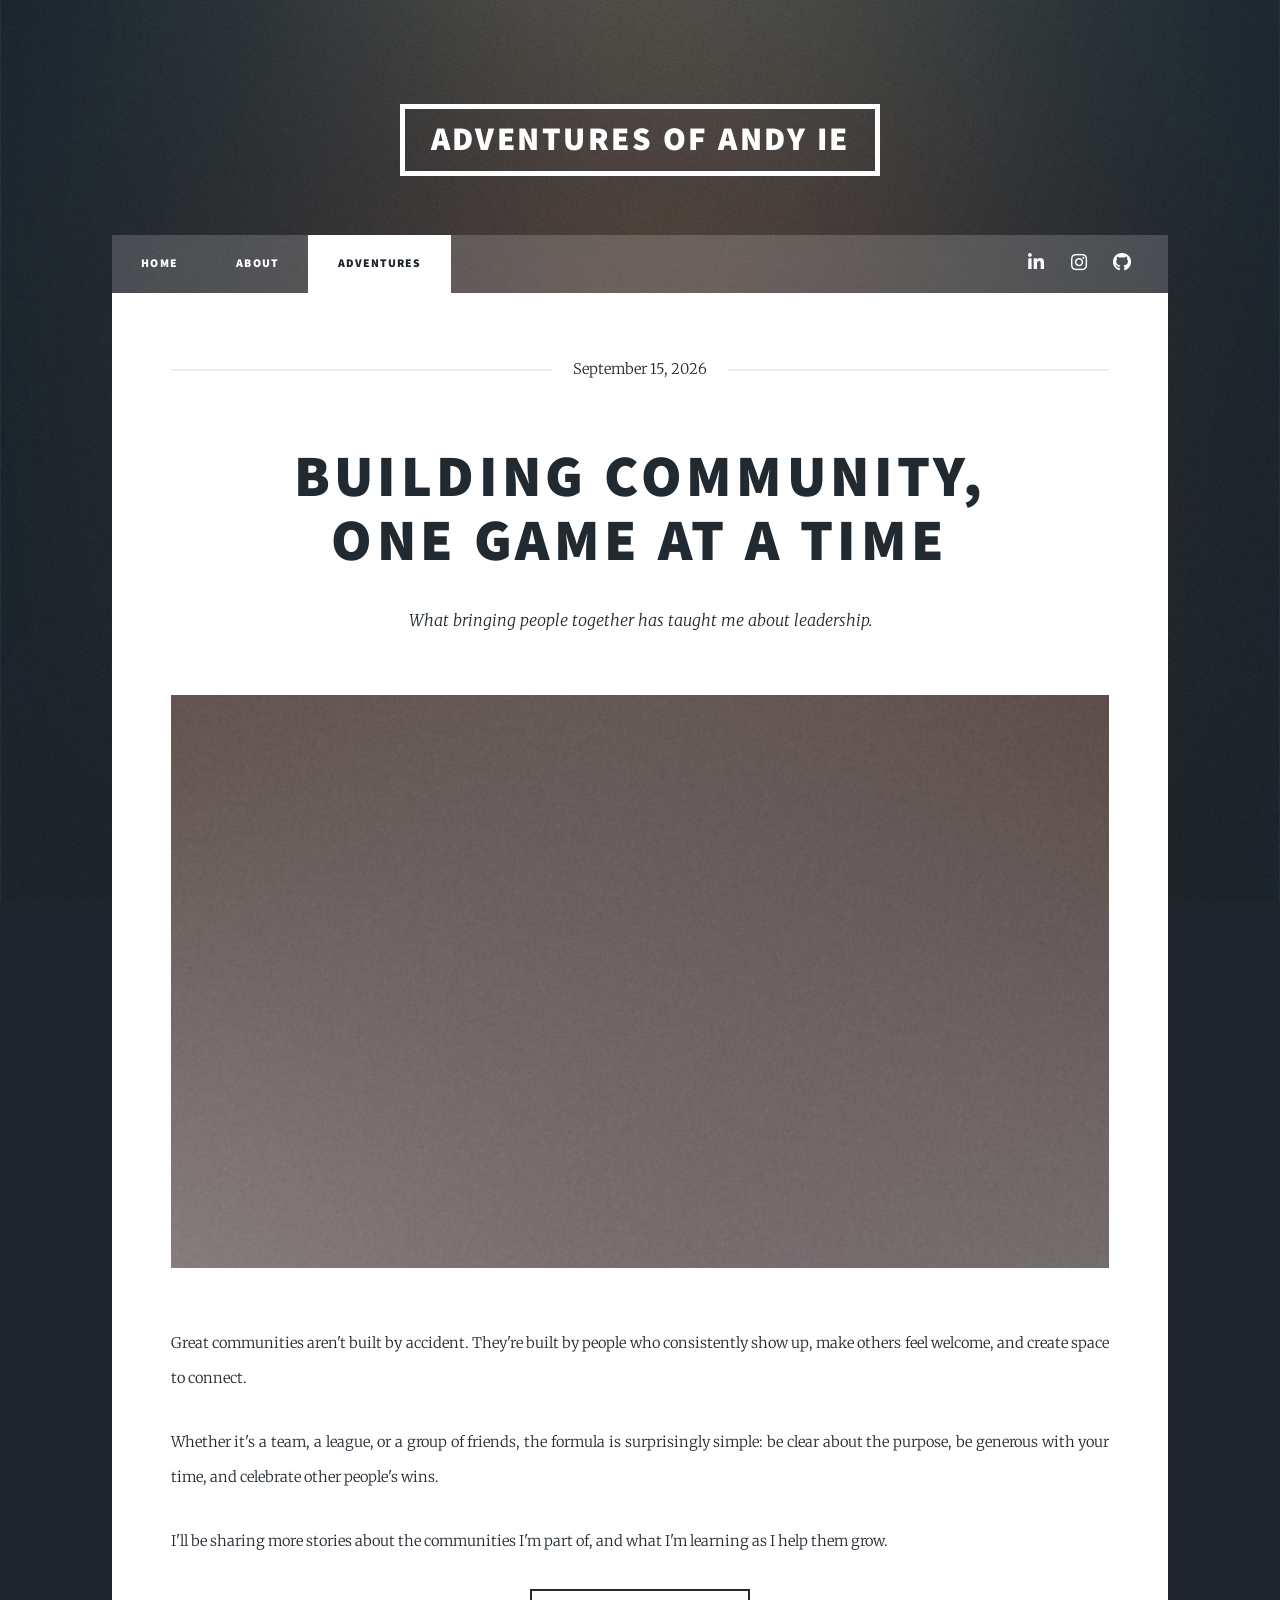
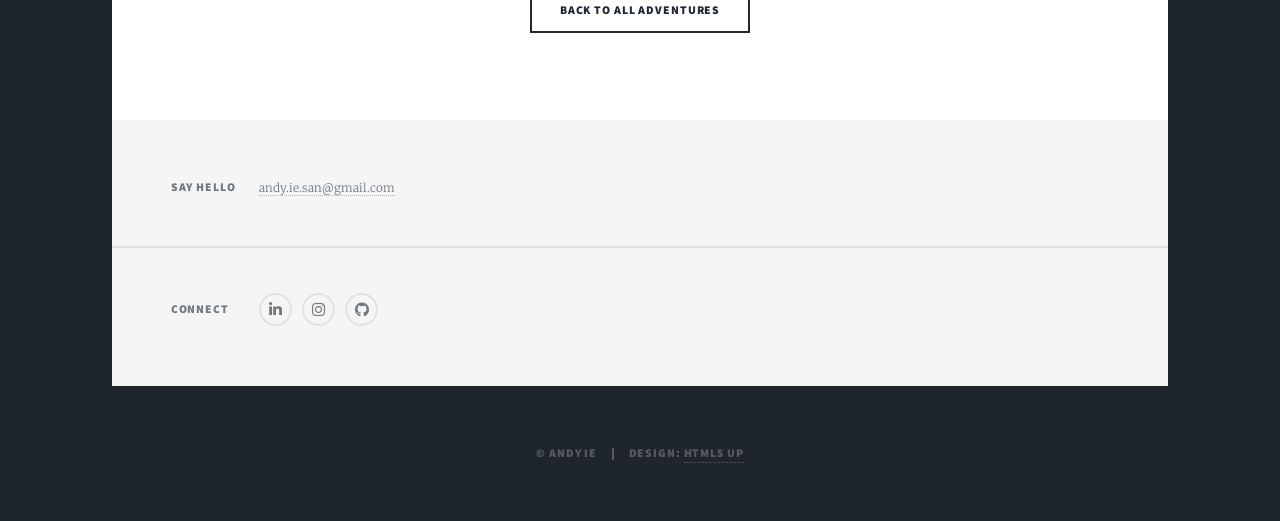
<file: post-3.html>
<!DOCTYPE HTML>
<!--
	Massively by HTML5 UP (html5up.net | @ajlkn) - CCA 3.0
-->
<html lang="en">
	<head>
		<title>Building Community, One Game at a Time - Adventures of Andy ie</title>
		<meta charset="utf-8" />
		<meta name="viewport" content="width=device-width, initial-scale=1, user-scalable=no" />
		<meta name="description" content="What bringing people together has taught me about leadership and showing up for others." />
		<link rel="stylesheet" href="assets/css/main.css" />
		<noscript><link rel="stylesheet" href="assets/css/noscript.css" /></noscript>
	</head>
	<body class="is-preload">
		<div id="wrapper">

				<header id="header">
					<a href="index.html" class="logo">Adventures of Andy ie</a>
				</header>
				<nav id="nav">
					<ul class="links"><li><a href="index.html">Home</a></li><li><a href="about.html">About</a></li><li class="active"><a href="index.html#posts">Adventures</a></li></ul>
					<ul class="icons">
						<li><a href="https://www.linkedin.com/" class="icon brands fa-linkedin-in"><span class="label">LinkedIn</span></a></li>
						<li><a href="https://www.instagram.com/" class="icon brands fa-instagram"><span class="label">Instagram</span></a></li>
						<li><a href="https://github.com/andyie7" class="icon brands fa-github"><span class="label">GitHub</span></a></li>
					</ul>
				</nav>

				<div id="main">
					<section class="post">
						<header class="major">
							<span class="date"><time datetime="2026-09-15">September 15, 2026</time></span>
							<h1>Building Community,<br />One Game at a Time</h1>
							<p>What bringing people together has taught me about leadership.</p>
						</header>
						<div class="image main"><img src="images/pic03.jpg" alt="" /></div>
						<p>Great communities aren't built by accident. They're built by people who consistently show up, make others feel welcome, and create space to connect.</p>
							<p>Whether it's a team, a league, or a group of friends, the formula is surprisingly simple: be clear about the purpose, be generous with your time, and celebrate other people's wins.</p>
							<p>I'll be sharing more stories about the communities I'm part of, and what I'm learning as I help them grow.</p>
							
						<ul class="actions special"><li><a href="index.html#posts" class="button">Back to all adventures</a></li></ul>
					</section>
				</div>

				<footer id="footer">
					<section class="split contact">
						<section class="alt">
							<h3>Say hello</h3>
							<p><a href="mailto:andy.ie.san@gmail.com">andy.ie.san@gmail.com</a></p>
						</section>
						<section>
							<h3>Connect</h3>
							<ul class="icons alt">
								<li><a href="https://www.linkedin.com/" class="icon brands alt fa-linkedin-in"><span class="label">LinkedIn</span></a></li>
								<li><a href="https://www.instagram.com/" class="icon brands alt fa-instagram"><span class="label">Instagram</span></a></li>
								<li><a href="https://github.com/andyie7" class="icon brands alt fa-github"><span class="label">GitHub</span></a></li>
							</ul>
						</section>
					</section>
				</footer>
				<div id="copyright">
					<ul><li>&copy; Andy ie</li><li>Design: <a href="https://html5up.net">HTML5 UP</a></li></ul>
				</div>
		</div>
		<script src="assets/js/jquery.min.js"></script>
		<script src="assets/js/jquery.scrollex.min.js"></script>
		<script src="assets/js/jquery.scrolly.min.js"></script>
		<script src="assets/js/browser.min.js"></script>
		<script src="assets/js/breakpoints.min.js"></script>
		<script src="assets/js/util.js"></script>
		<script src="assets/js/main.js"></script>
	</body>
</html>
</file>
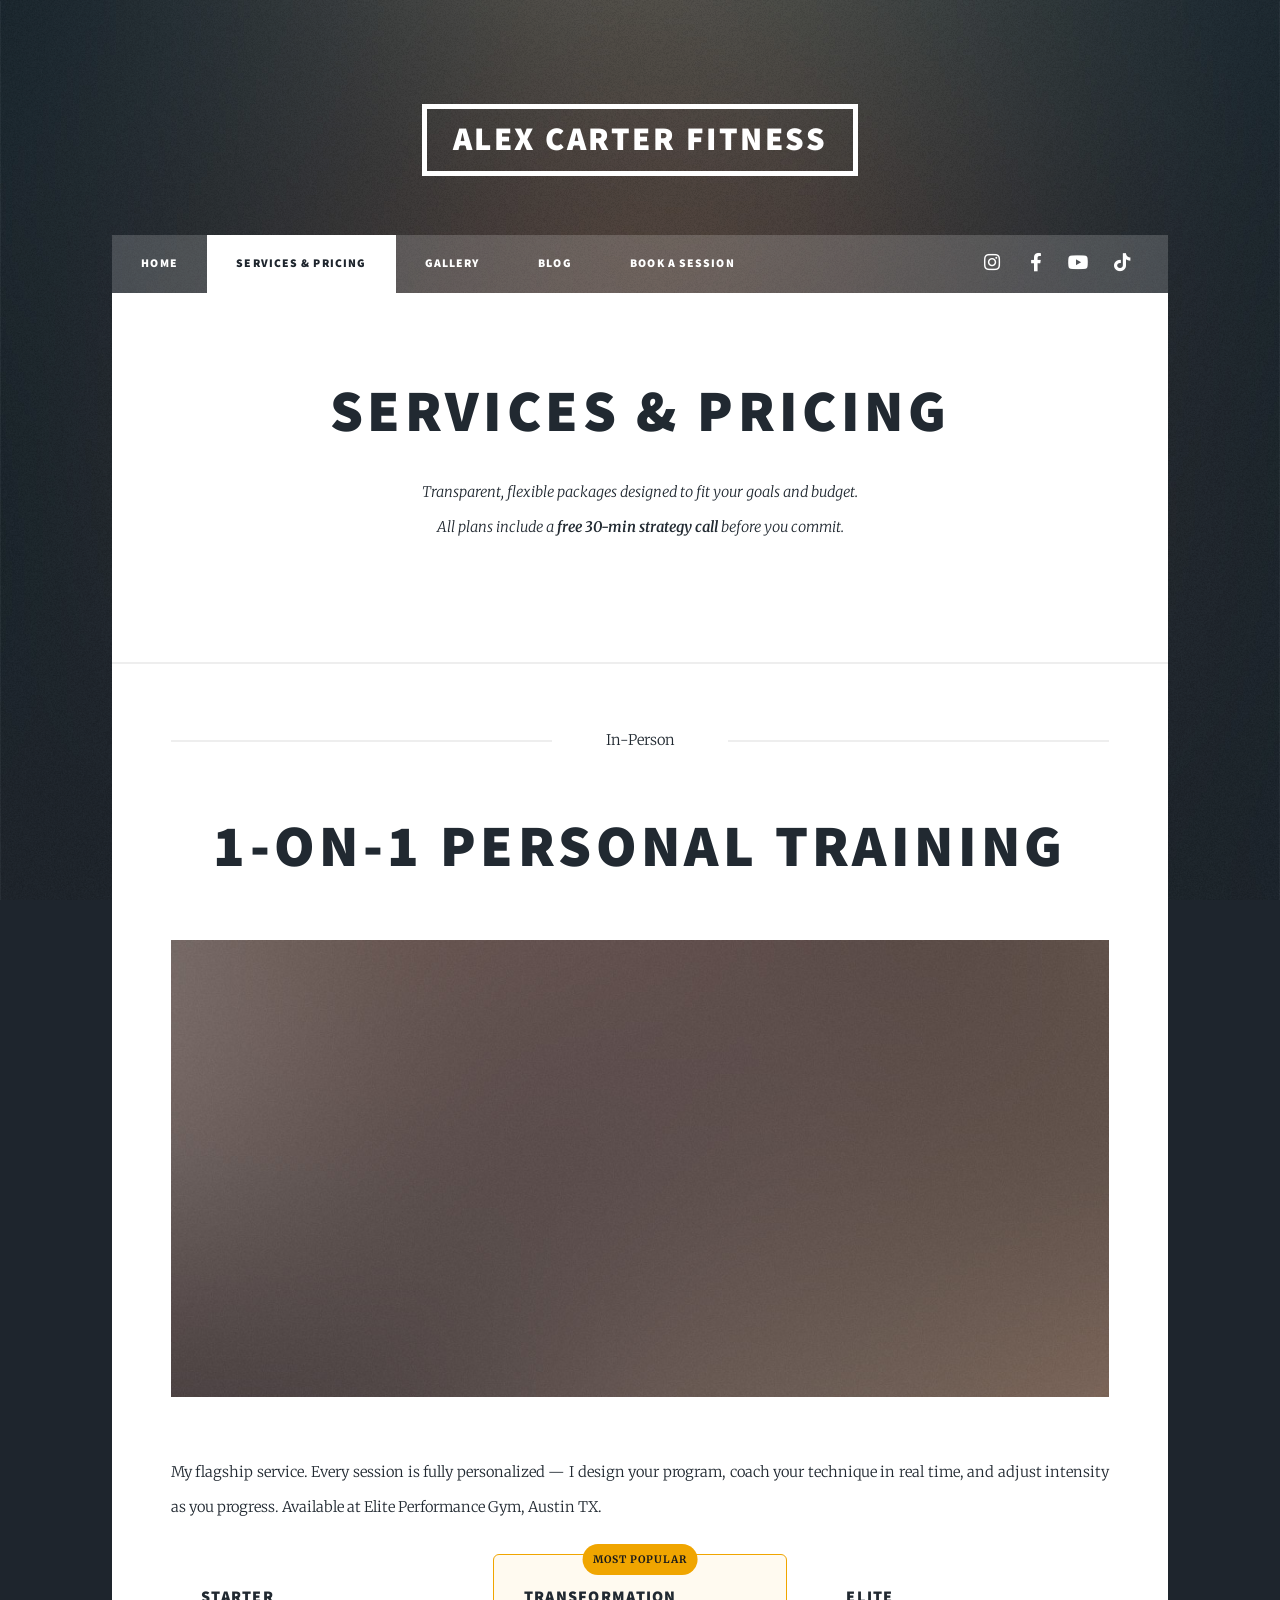
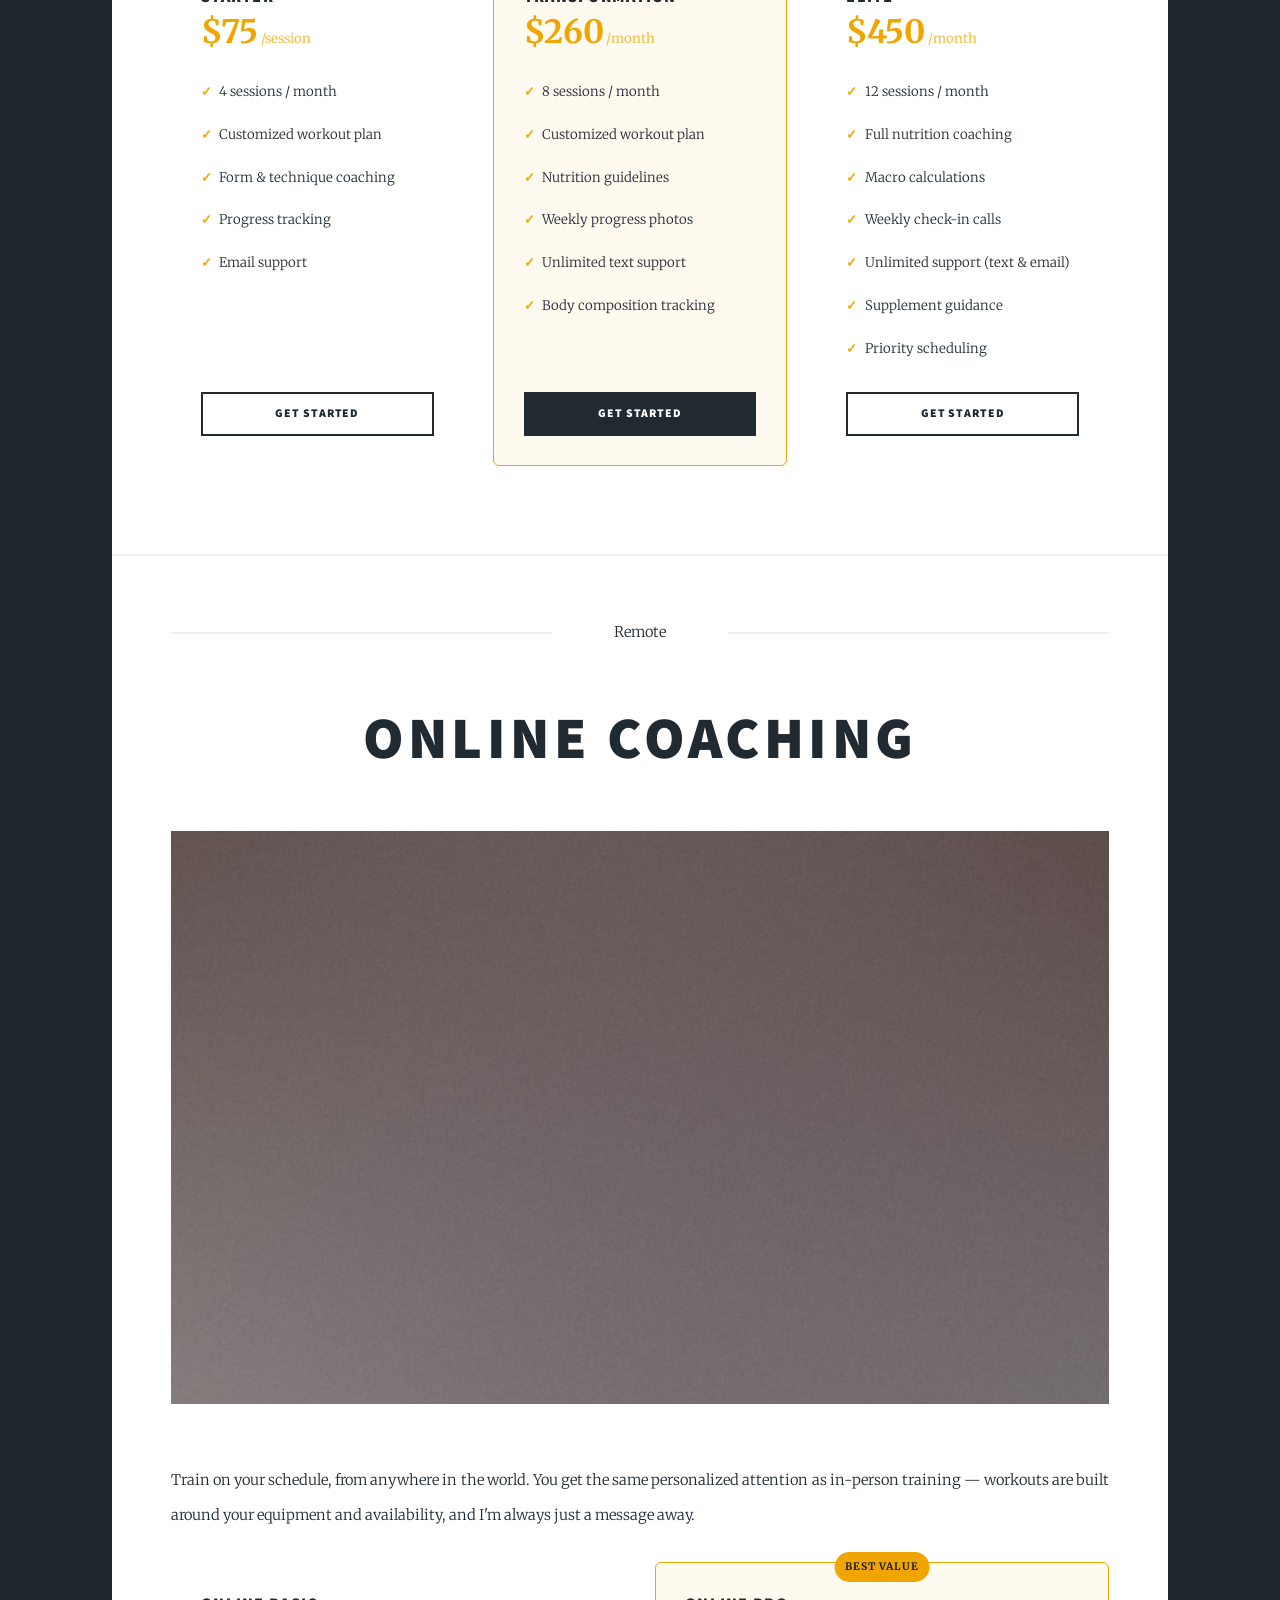
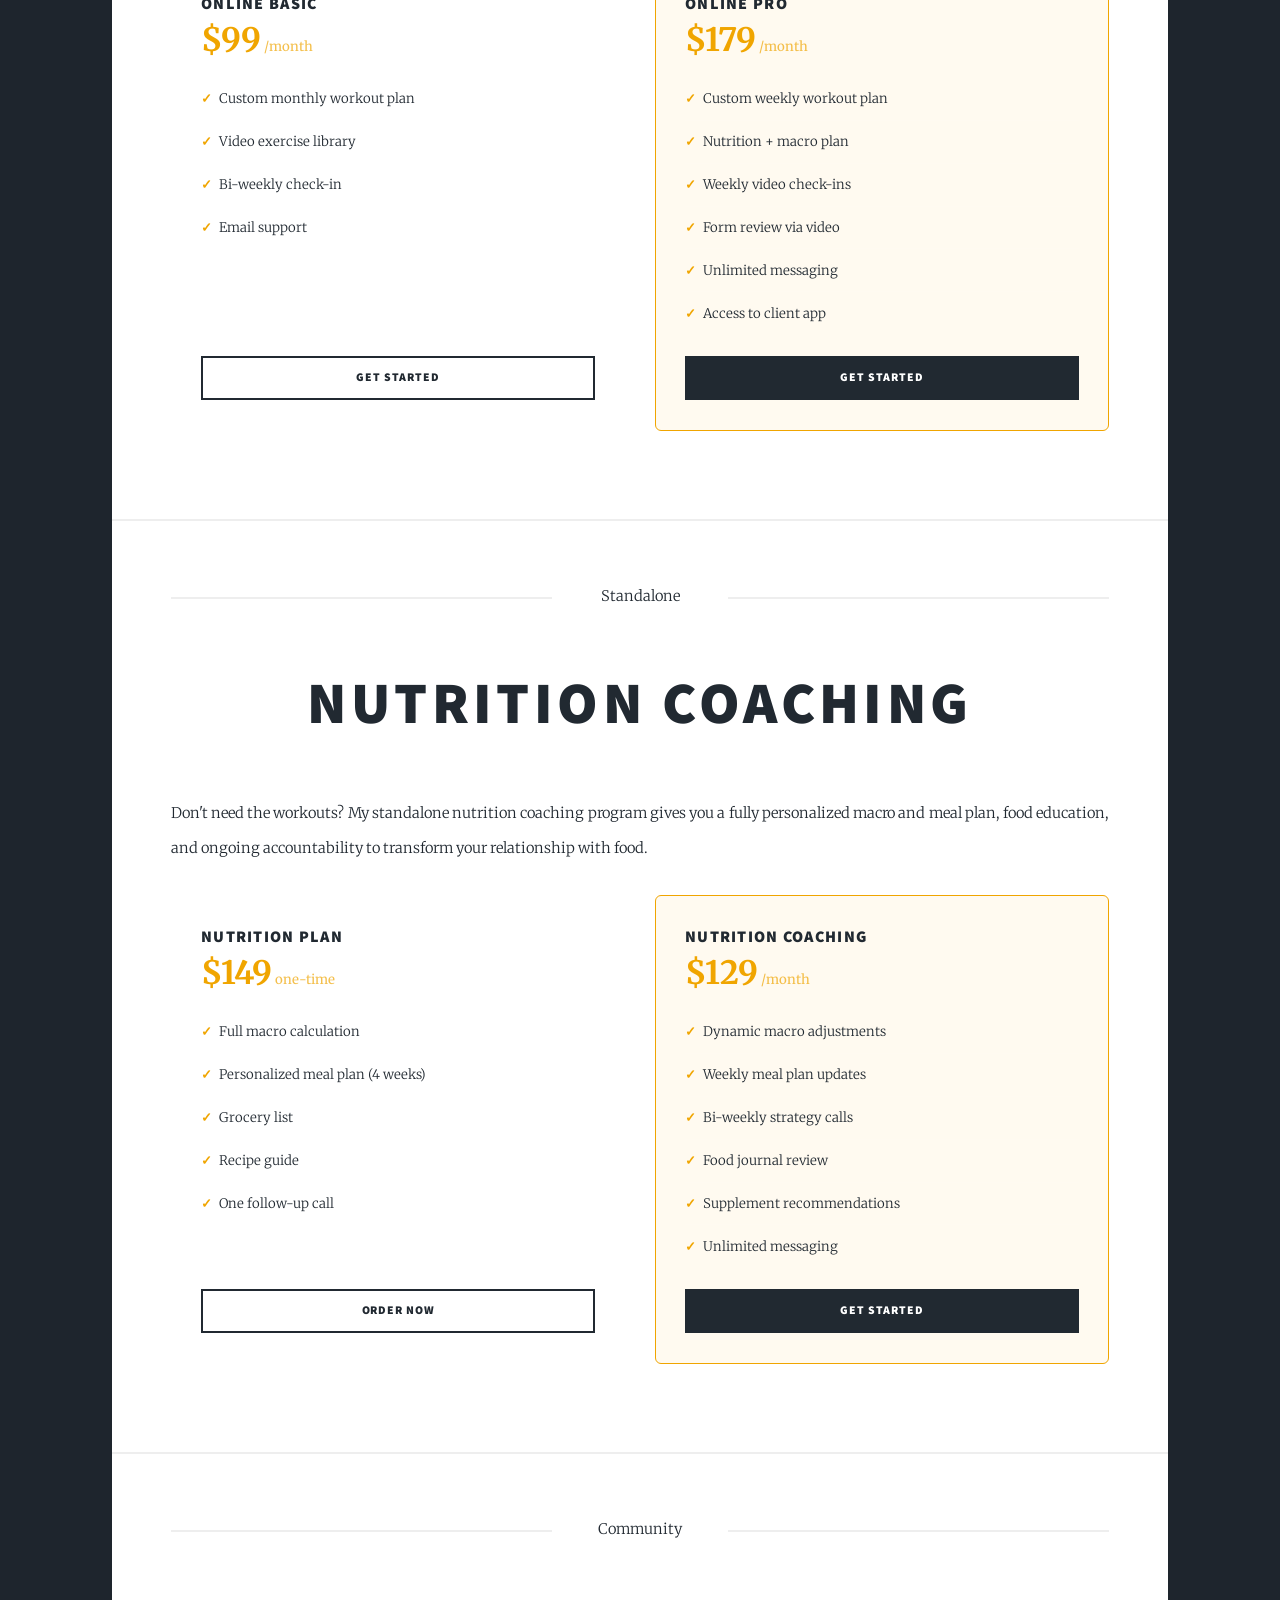
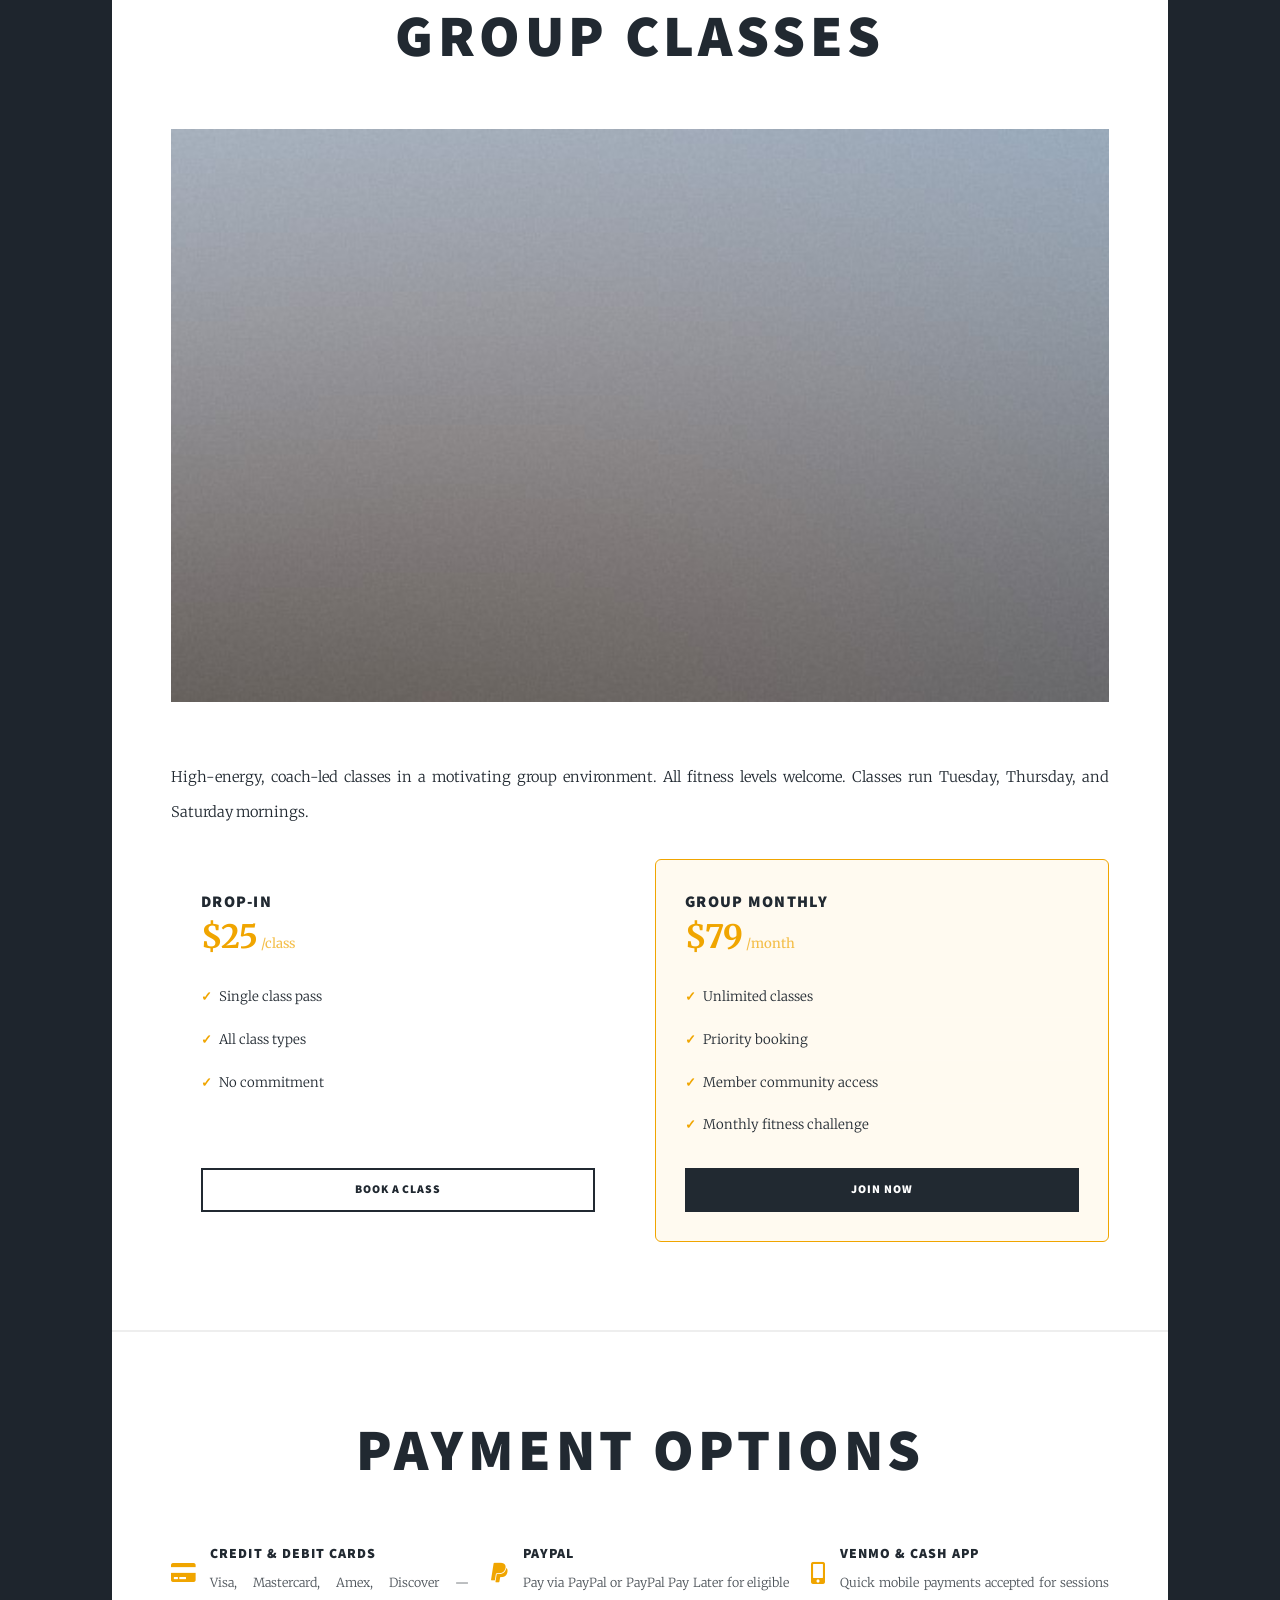
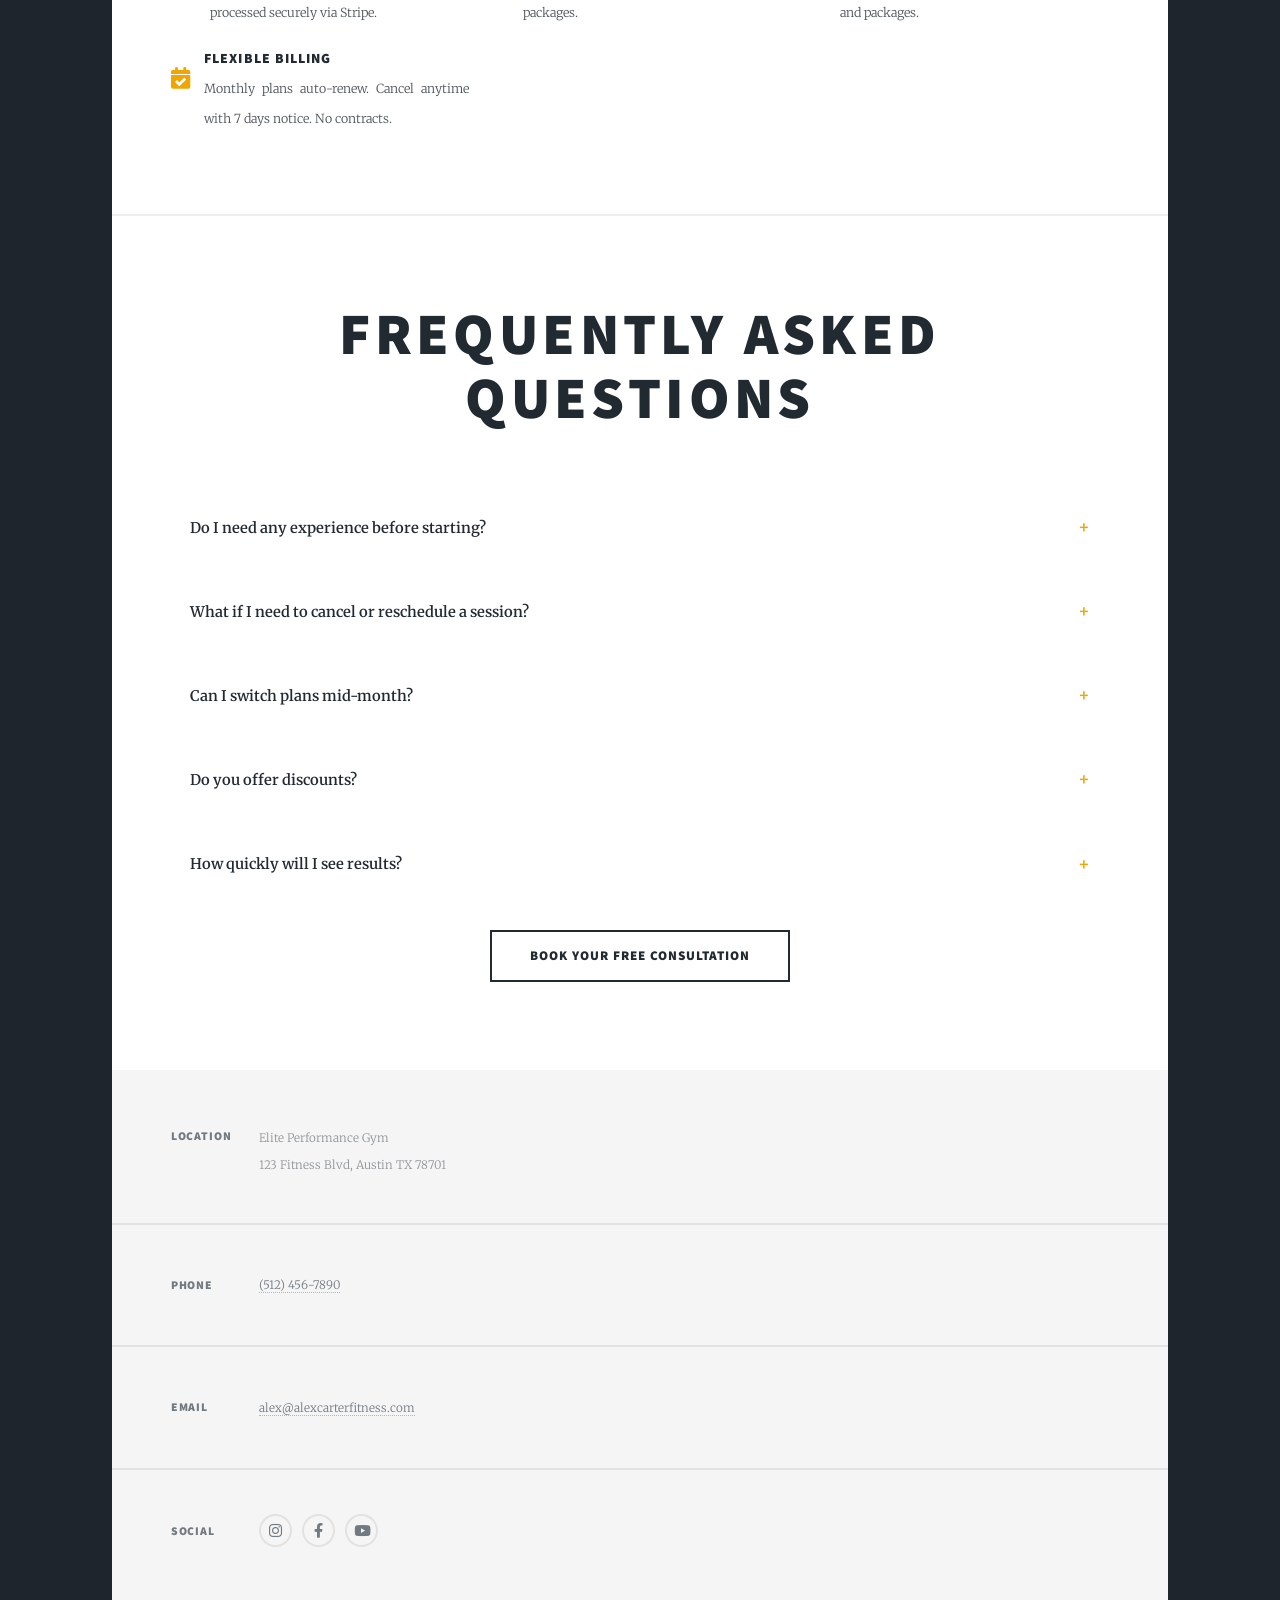
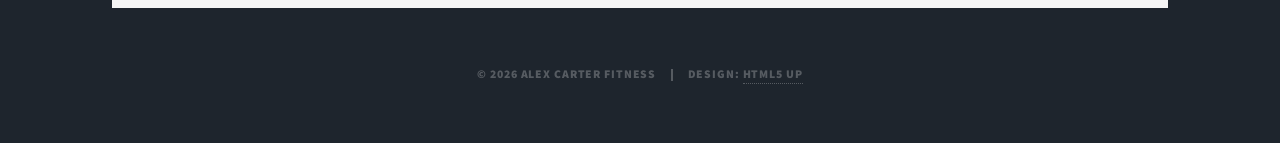
<file: services.html>
<!DOCTYPE HTML>
<html lang="en">
	<head>
		<title>Services &amp; Pricing | Alex Carter Fitness</title>
		<meta charset="utf-8" />
		<meta name="viewport" content="width=device-width, initial-scale=1, user-scalable=no" />
		<meta name="description" content="Personal training packages, online coaching, nutrition plans, and group classes. Transparent pricing with no hidden fees." />
		<link rel="stylesheet" href="assets/css/main.css" />
		<link rel="stylesheet" href="assets/css/custom.css" />
		<noscript><link rel="stylesheet" href="assets/css/noscript.css" /></noscript>
	</head>
	<body class="is-preload">

		<div id="wrapper">

			<header id="header">
				<a href="index.html" class="logo">Alex Carter Fitness</a>
			</header>

			<nav id="nav">
				<ul class="links">
					<li><a href="index.html">Home</a></li>
					<li class="active"><a href="services.html">Services &amp; Pricing</a></li>
					<li><a href="gallery.html">Gallery</a></li>
					<li><a href="blog.html">Blog</a></li>
					<li><a href="booking.html">Book a Session</a></li>
				</ul>
				<ul class="icons">
					<li><a href="#" class="icon brands fa-instagram"><span class="label">Instagram</span></a></li>
					<li><a href="#" class="icon brands fa-facebook-f"><span class="label">Facebook</span></a></li>
					<li><a href="#" class="icon brands fa-youtube"><span class="label">YouTube</span></a></li>
					<li><a href="#" class="icon brands fa-tiktok"><span class="label">TikTok</span></a></li>
				</ul>
			</nav>

			<div id="main">

				<!-- Page Header -->
				<article class="post">
					<header class="major">
						<h2>Services &amp; Pricing</h2>
						<p>Transparent, flexible packages designed to fit your goals and budget.<br />
						All plans include a <strong>free 30-min strategy call</strong> before you commit.</p>
					</header>
				</article>

				<!-- 1-on-1 Personal Training -->
				<section id="personal" class="post">
					<header class="major">
						<span class="date">In-Person</span>
						<h2>1-on-1 Personal Training</h2>
					</header>
					<a class="image main"><img src="images/pic01.jpg" alt="Personal training" /></a>
					<p>My flagship service. Every session is fully personalized — I design your program, coach your technique in real time, and adjust intensity as you progress. Available at Elite Performance Gym, Austin TX.</p>

					<div class="pricing-grid">
						<div class="pricing-card">
							<div class="pricing-header">
								<h3>Starter</h3>
								<div class="price">$75<span>/session</span></div>
							</div>
							<ul class="pricing-features">
								<li>4 sessions / month</li>
								<li>Customized workout plan</li>
								<li>Form &amp; technique coaching</li>
								<li>Progress tracking</li>
								<li>Email support</li>
							</ul>
							<a href="booking.html" class="button fit">Get Started</a>
						</div>

						<div class="pricing-card featured">
							<div class="pricing-badge">Most Popular</div>
							<div class="pricing-header">
								<h3>Transformation</h3>
								<div class="price">$260<span>/month</span></div>
							</div>
							<ul class="pricing-features">
								<li>8 sessions / month</li>
								<li>Customized workout plan</li>
								<li>Nutrition guidelines</li>
								<li>Weekly progress photos</li>
								<li>Unlimited text support</li>
								<li>Body composition tracking</li>
							</ul>
							<a href="booking.html" class="button fit primary">Get Started</a>
						</div>

						<div class="pricing-card">
							<div class="pricing-header">
								<h3>Elite</h3>
								<div class="price">$450<span>/month</span></div>
							</div>
							<ul class="pricing-features">
								<li>12 sessions / month</li>
								<li>Full nutrition coaching</li>
								<li>Macro calculations</li>
								<li>Weekly check-in calls</li>
								<li>Unlimited support (text &amp; email)</li>
								<li>Supplement guidance</li>
								<li>Priority scheduling</li>
							</ul>
							<a href="booking.html" class="button fit">Get Started</a>
						</div>
					</div>
				</section>

				<!-- Online Coaching -->
				<section id="online" class="post">
					<header class="major">
						<span class="date">Remote</span>
						<h2>Online Coaching</h2>
					</header>
					<a class="image main"><img src="images/pic03.jpg" alt="Online coaching" /></a>
					<p>Train on your schedule, from anywhere in the world. You get the same personalized attention as in-person training — workouts are built around your equipment and availability, and I'm always just a message away.</p>

					<div class="pricing-grid">
						<div class="pricing-card">
							<div class="pricing-header">
								<h3>Online Basic</h3>
								<div class="price">$99<span>/month</span></div>
							</div>
							<ul class="pricing-features">
								<li>Custom monthly workout plan</li>
								<li>Video exercise library</li>
								<li>Bi-weekly check-in</li>
								<li>Email support</li>
							</ul>
							<a href="booking.html" class="button fit">Get Started</a>
						</div>

						<div class="pricing-card featured">
							<div class="pricing-badge">Best Value</div>
							<div class="pricing-header">
								<h3>Online Pro</h3>
								<div class="price">$179<span>/month</span></div>
							</div>
							<ul class="pricing-features">
								<li>Custom weekly workout plan</li>
								<li>Nutrition + macro plan</li>
								<li>Weekly video check-ins</li>
								<li>Form review via video</li>
								<li>Unlimited messaging</li>
								<li>Access to client app</li>
							</ul>
							<a href="booking.html" class="button fit primary">Get Started</a>
						</div>
					</div>
				</section>

				<!-- Nutrition Coaching -->
				<section id="nutrition" class="post">
					<header class="major">
						<span class="date">Standalone</span>
						<h2>Nutrition Coaching</h2>
					</header>
					<p>Don't need the workouts? My standalone nutrition coaching program gives you a fully personalized macro and meal plan, food education, and ongoing accountability to transform your relationship with food.</p>

					<div class="pricing-grid two-col">
						<div class="pricing-card">
							<div class="pricing-header">
								<h3>Nutrition Plan</h3>
								<div class="price">$149<span>one-time</span></div>
							</div>
							<ul class="pricing-features">
								<li>Full macro calculation</li>
								<li>Personalized meal plan (4 weeks)</li>
								<li>Grocery list</li>
								<li>Recipe guide</li>
								<li>One follow-up call</li>
							</ul>
							<a href="booking.html" class="button fit">Order Now</a>
						</div>

						<div class="pricing-card featured">
							<div class="pricing-header">
								<h3>Nutrition Coaching</h3>
								<div class="price">$129<span>/month</span></div>
							</div>
							<ul class="pricing-features">
								<li>Dynamic macro adjustments</li>
								<li>Weekly meal plan updates</li>
								<li>Bi-weekly strategy calls</li>
								<li>Food journal review</li>
								<li>Supplement recommendations</li>
								<li>Unlimited messaging</li>
							</ul>
							<a href="booking.html" class="button fit primary">Get Started</a>
						</div>
					</div>
				</section>

				<!-- Group Classes -->
				<section id="group" class="post">
					<header class="major">
						<span class="date">Community</span>
						<h2>Group Classes</h2>
					</header>
					<a class="image main"><img src="images/pic05.jpg" alt="Group fitness class" /></a>
					<p>High-energy, coach-led classes in a motivating group environment. All fitness levels welcome. Classes run Tuesday, Thursday, and Saturday mornings.</p>

					<div class="pricing-grid two-col">
						<div class="pricing-card">
							<div class="pricing-header">
								<h3>Drop-In</h3>
								<div class="price">$25<span>/class</span></div>
							</div>
							<ul class="pricing-features">
								<li>Single class pass</li>
								<li>All class types</li>
								<li>No commitment</li>
							</ul>
							<a href="booking.html" class="button fit">Book a Class</a>
						</div>

						<div class="pricing-card featured">
							<div class="pricing-header">
								<h3>Group Monthly</h3>
								<div class="price">$79<span>/month</span></div>
							</div>
							<ul class="pricing-features">
								<li>Unlimited classes</li>
								<li>Priority booking</li>
								<li>Member community access</li>
								<li>Monthly fitness challenge</li>
							</ul>
							<a href="booking.html" class="button fit primary">Join Now</a>
						</div>
					</div>
				</section>

				<!-- Payment Info -->
				<section class="post">
					<header class="major">
						<h2>Payment Options</h2>
					</header>
					<div class="payment-info">
						<div class="payment-item">
							<span class="icon solid fa-credit-card"></span>
							<div>
								<h4>Credit &amp; Debit Cards</h4>
								<p>Visa, Mastercard, Amex, Discover — processed securely via Stripe.</p>
							</div>
						</div>
						<div class="payment-item">
							<span class="icon brands fa-paypal"></span>
							<div>
								<h4>PayPal</h4>
								<p>Pay via PayPal or PayPal Pay Later for eligible packages.</p>
							</div>
						</div>
						<div class="payment-item">
							<span class="icon solid fa-mobile-alt"></span>
							<div>
								<h4>Venmo &amp; Cash App</h4>
								<p>Quick mobile payments accepted for sessions and packages.</p>
							</div>
						</div>
						<div class="payment-item">
							<span class="icon solid fa-calendar-check"></span>
							<div>
								<h4>Flexible Billing</h4>
								<p>Monthly plans auto-renew. Cancel anytime with 7 days notice. No contracts.</p>
							</div>
						</div>
					</div>
				</section>

				<!-- FAQ -->
				<section class="post">
					<header class="major">
						<h2>Frequently Asked Questions</h2>
					</header>
					<div class="faq">
						<details>
							<summary>Do I need any experience before starting?</summary>
							<p>Absolutely not. I work with complete beginners through advanced athletes. Your program is built from where you are right now.</p>
						</details>
						<details>
							<summary>What if I need to cancel or reschedule a session?</summary>
							<p>I ask for 24 hours notice for cancellations or reschedules at no penalty. Late cancellations (under 24 hrs) are charged 50% of the session fee.</p>
						</details>
						<details>
							<summary>Can I switch plans mid-month?</summary>
							<p>Yes! You can upgrade or downgrade your plan at any time. Changes take effect at the start of your next billing cycle.</p>
						</details>
						<details>
							<summary>Do you offer discounts?</summary>
							<p>Yes — 10% off for first responders, military, and teachers. I also run seasonal promotions — sign up for the newsletter to stay in the loop.</p>
						</details>
						<details>
							<summary>How quickly will I see results?</summary>
							<p>Most clients notice increased energy and strength within 2–3 weeks. Visible body composition changes typically begin at 4–6 weeks with consistent effort.</p>
						</details>
					</div>
					<ul class="actions special" style="margin-top:2rem">
						<li><a href="booking.html" class="button large">Book Your Free Consultation</a></li>
					</ul>
				</section>

			</div>

			<footer id="footer">
				<section class="split contact">
					<section class="alt">
						<h3>Location</h3>
						<p>Elite Performance Gym<br />123 Fitness Blvd, Austin TX 78701</p>
					</section>
					<section>
						<h3>Phone</h3>
						<p><a href="tel:+15124567890">(512) 456-7890</a></p>
					</section>
					<section>
						<h3>Email</h3>
						<p><a href="mailto:alex@alexcarterfitness.com">alex@alexcarterfitness.com</a></p>
					</section>
					<section>
						<h3>Social</h3>
						<ul class="icons alt">
							<li><a href="#" class="icon brands alt fa-instagram"><span class="label">Instagram</span></a></li>
							<li><a href="#" class="icon brands alt fa-facebook-f"><span class="label">Facebook</span></a></li>
							<li><a href="#" class="icon brands alt fa-youtube"><span class="label">YouTube</span></a></li>
						</ul>
					</section>
				</section>
			</footer>

			<div id="copyright">
				<ul><li>&copy; 2026 Alex Carter Fitness</li><li>Design: <a href="https://html5up.net">HTML5 UP</a></li></ul>
			</div>

		</div>

		<script src="assets/js/jquery.min.js"></script>
		<script src="assets/js/jquery.scrollex.min.js"></script>
		<script src="assets/js/jquery.scrolly.min.js"></script>
		<script src="assets/js/browser.min.js"></script>
		<script src="assets/js/breakpoints.min.js"></script>
		<script src="assets/js/util.js"></script>
		<script src="assets/js/main.js"></script>
		<script src="assets/js/site.js"></script>

	</body>
</html>
</file>
<file: assets/css/custom.css>
/* =====================================================
   Alex Carter Fitness — Custom Styles
   ===================================================== */

/* --- Pricing Grid ---------------------------------- */
.pricing-grid {
	display: grid;
	grid-template-columns: repeat(auto-fit, minmax(240px, 1fr));
	gap: 2rem;
	margin: 2rem 0;
}

.pricing-grid.two-col {
	grid-template-columns: repeat(auto-fit, minmax(280px, 1fr));
}

.pricing-card {
	position: relative;
	background: rgba(255,255,255,0.03);
	border: 1px solid rgba(255,255,255,0.1);
	border-radius: 6px;
	padding: 2rem;
	display: flex;
	flex-direction: column;
	gap: 1.5rem;
	transition: border-color 0.25s, transform 0.25s;
}

.pricing-card:hover {
	border-color: rgba(255,255,255,0.25);
	transform: translateY(-4px);
}

.pricing-card.featured {
	border-color: #f0a500;
	background: rgba(240,165,0,0.06);
}

.pricing-badge {
	position: absolute;
	top: -0.75rem;
	left: 50%;
	transform: translateX(-50%);
	background: #f0a500;
	color: #1a1a1a;
	font-size: 0.7rem;
	font-weight: 700;
	letter-spacing: 0.1em;
	text-transform: uppercase;
	padding: 0.3em 1em;
	border-radius: 20px;
	white-space: nowrap;
}

.pricing-header h3 {
	margin: 0 0 0.5rem;
	font-size: 1.1rem;
	text-transform: uppercase;
	letter-spacing: 0.08em;
}

.price {
	font-size: 2.2rem;
	font-weight: 700;
	line-height: 1;
	color: #f0a500;
}

.price span {
	font-size: 0.9rem;
	font-weight: 400;
	color: inherit;
	opacity: 0.7;
	margin-left: 0.2em;
}

.pricing-features {
	list-style: none;
	padding: 0;
	margin: 0;
	flex: 1;
}

.pricing-features li {
	padding: 0.4em 0 0.4em 1.4em;
	position: relative;
	font-size: 0.9rem;
	border-bottom: 1px solid rgba(255,255,255,0.05);
}

.pricing-features li::before {
	content: '✓';
	position: absolute;
	left: 0;
	color: #f0a500;
	font-weight: 700;
}

.pricing-features li:last-child {
	border-bottom: none;
}

/* --- Testimonials ---------------------------------- */
.testimonial-grid {
	display: grid;
	grid-template-columns: repeat(auto-fit, minmax(260px, 1fr));
	gap: 1.5rem;
	margin: 2rem 0;
}

.testimonial-card {
	background: rgba(255,255,255,0.03);
	border-left: 3px solid #f0a500;
	border-radius: 0 6px 6px 0;
	padding: 1.5rem;
}

.testimonial-card blockquote {
	margin: 0 0 0.75rem;
	padding: 0;
	border: none;
	font-style: italic;
	font-size: 0.95rem;
	line-height: 1.7;
}

.testimonial-card cite {
	font-size: 0.8rem;
	color: #f0a500;
	font-style: normal;
	font-weight: 600;
}

/* --- Newsletter Form ------------------------------- */
.newsletter-form {
	max-width: 640px;
	margin: 0 auto;
}

.form-note {
	font-size: 0.8rem;
	opacity: 0.6;
	text-align: center;
	margin-top: 0.5rem;
}

.required {
	color: #f0a500;
}

/* --- Payment Info ---------------------------------- */
.payment-info {
	display: grid;
	grid-template-columns: repeat(auto-fit, minmax(240px, 1fr));
	gap: 1.5rem;
	margin: 1.5rem 0;
}

.payment-item {
	display: flex;
	align-items: flex-start;
	gap: 1rem;
}

.payment-item .icon {
	font-size: 1.5rem;
	color: #f0a500;
	flex-shrink: 0;
	margin-top: 0.2rem;
}

.payment-item h4 {
	margin: 0 0 0.25rem;
	font-size: 0.95rem;
}

.payment-item p {
	margin: 0;
	font-size: 0.85rem;
	opacity: 0.8;
}

/* --- FAQ ------------------------------------------- */
.faq {
	display: flex;
	flex-direction: column;
	gap: 0.75rem;
}

.faq details {
	border: 1px solid rgba(255,255,255,0.1);
	border-radius: 6px;
	padding: 0;
	overflow: hidden;
}

.faq details summary {
	cursor: pointer;
	padding: 1rem 1.25rem;
	font-weight: 600;
	list-style: none;
	display: flex;
	justify-content: space-between;
	align-items: center;
	user-select: none;
}

.faq details summary::-webkit-details-marker { display: none; }

.faq details summary::after {
	content: '+';
	font-size: 1.2rem;
	color: #f0a500;
	transition: transform 0.2s;
}

.faq details[open] summary::after {
	content: '−';
}

.faq details p {
	padding: 0 1.25rem 1rem;
	margin: 0;
	opacity: 0.85;
	font-size: 0.95rem;
}

/* --- Schedule Grid --------------------------------- */
.schedule-grid {
	display: grid;
	grid-template-columns: repeat(auto-fit, minmax(100px, 1fr));
	gap: 1rem;
	margin: 1.5rem 0;
}

.schedule-day {
	background: rgba(255,255,255,0.03);
	border: 1px solid rgba(255,255,255,0.08);
	border-radius: 6px;
	padding: 1rem;
	text-align: center;
}

.schedule-day.off {
	opacity: 0.4;
}

.schedule-day h4 {
	margin: 0 0 0.3rem;
	font-size: 0.85rem;
	text-transform: uppercase;
	letter-spacing: 0.08em;
	color: #f0a500;
}

.schedule-day p {
	margin: 0;
	font-size: 0.8rem;
	line-height: 1.5;
}

/* --- Success Message ------------------------------- */
.success-message {
	text-align: center;
	padding: 3rem 2rem;
	border: 1px solid #f0a500;
	border-radius: 6px;
	background: rgba(240,165,0,0.06);
}

.success-message .icon {
	font-size: 3rem;
	color: #f0a500;
	display: block;
	margin-bottom: 1rem;
}

.success-message h3 {
	margin-bottom: 0.75rem;
}

/* --- Gallery -------------------------------------- */
.gallery-filter {
	display: flex;
	flex-wrap: wrap;
	gap: 0.75rem;
	margin-bottom: 2rem;
}

.filter-btn {
	background: rgba(255,255,255,0.05);
	border: 1px solid rgba(255,255,255,0.15);
	color: inherit;
	padding: 0.5em 1.2em;
	border-radius: 20px;
	cursor: pointer;
	font-size: 0.85rem;
	font-family: inherit;
	transition: background 0.2s, border-color 0.2s, color 0.2s;
}

.filter-btn:hover,
.filter-btn.active {
	background: #f0a500;
	border-color: #f0a500;
	color: #1a1a1a;
}

.gallery-item {
	transition: opacity 0.3s;
}

.gallery-item.hidden {
	display: none;
}

.before-after {
	display: grid;
	grid-template-columns: 1fr 1fr;
	gap: 0.5rem;
	margin-bottom: 1rem;
	position: relative;
}

.ba-image {
	position: relative;
	overflow: hidden;
	border-radius: 4px;
}

.ba-image img {
	width: 100%;
	height: 180px;
	object-fit: cover;
	display: block;
}

.ba-label {
	position: absolute;
	bottom: 0.5rem;
	left: 0.5rem;
	background: rgba(0,0,0,0.7);
	color: #fff;
	font-size: 0.7rem;
	font-weight: 700;
	text-transform: uppercase;
	letter-spacing: 0.1em;
	padding: 0.2em 0.6em;
	border-radius: 3px;
}

/* --- Blog ----------------------------------------- */
.blog-content h3 {
	margin-top: 2rem;
}

.blog-content-short ol {
	padding-left: 1.5rem;
}

.blog-content-short li {
	margin-bottom: 0.5rem;
	font-size: 0.95rem;
}

.blog-share {
	display: flex;
	align-items: center;
	gap: 1rem;
	margin: 2rem 0 1rem;
	font-size: 0.9rem;
	opacity: 0.8;
}

.blog-share a {
	font-size: 1.2rem;
}

.tags-list {
	list-style: none;
	padding: 0;
	display: flex;
	flex-wrap: wrap;
	gap: 0.75rem;
}

/* --- Responsive ----------------------------------- */
@media (max-width: 736px) {
	.pricing-grid,
	.pricing-grid.two-col {
		grid-template-columns: 1fr;
	}

	.testimonial-grid {
		grid-template-columns: 1fr;
	}

	.schedule-grid {
		grid-template-columns: repeat(4, 1fr);
	}

	.before-after {
		grid-template-columns: 1fr 1fr;
	}

	.ba-image img {
		height: 130px;
	}

	.payment-info {
		grid-template-columns: 1fr;
	}
}

@media (max-width: 480px) {
	.schedule-grid {
		grid-template-columns: repeat(2, 1fr);
	}
}
</file>
<file: assets/css/main.css>
@import url(fontawesome-all.min.css);
@import url("https://fonts.googleapis.com/css?family=Merriweather:300,700,300italic,700italic|Source+Sans+Pro:900");

/*
	Massively by HTML5 UP
	html5up.net | @ajlkn
	Free for personal and commercial use under the CCA 3.0 license (html5up.net/license)
*/

html, body, div, span, applet, object,
iframe, h1, h2, h3, h4, h5, h6, p, blockquote,
pre, a, abbr, acronym, address, big, cite,
code, del, dfn, em, img, ins, kbd, q, s, samp,
small, strike, strong, sub, sup, tt, var, b,
u, i, center, dl, dt, dd, ol, ul, li, fieldset,
form, label, legend, table, caption, tbody,
tfoot, thead, tr, th, td, article, aside,
canvas, details, embed, figure, figcaption,
footer, header, hgroup, menu, nav, output, ruby,
section, summary, time, mark, audio, video {
	margin: 0;
	padding: 0;
	border: 0;
	font-size: 100%;
	font: inherit;
	vertical-align: baseline;}

article, aside, details, figcaption, figure,
footer, header, hgroup, menu, nav, section {
	display: block;}

body {
	line-height: 1;
}

ol, ul {
	list-style: none;
}

blockquote, q {
	quotes: none;
}

	blockquote:before, blockquote:after, q:before, q:after {
		content: '';
		content: none;
	}

table {
	border-collapse: collapse;
	border-spacing: 0;
}

body {
	-webkit-text-size-adjust: none;
}

mark {
	background-color: transparent;
	color: inherit;
}

input::-moz-focus-inner {
	border: 0;
	padding: 0;
}

input, select, textarea {
	-moz-appearance: none;
	-webkit-appearance: none;
	-ms-appearance: none;
	appearance: none;
}

/* Basic */

	@-ms-viewport {
		width: device-width;
	}

	body {
		-ms-overflow-style: scrollbar;
	}

	@media screen and (max-width: 480px) {

		html, body {
			min-width: 320px;
		}

	}

	html {
		box-sizing: border-box;
	}

	*, *:before, *:after {
		box-sizing: inherit;
	}

	body {
		background-color: #1e252d;
	}

		body.is-preload *, body.is-preload *:before, body.is-preload *:after {
			-moz-animation: none !important;
			-webkit-animation: none !important;
			-ms-animation: none !important;
			animation: none !important;
			-moz-transition: none !important;
			-webkit-transition: none !important;
			-ms-transition: none !important;
			transition: none !important;
		}

/* Type */

	html {
		font-size: 16pt;
	}

		@media screen and (max-width: 1680px) {

			html {
				font-size: 12pt;
			}

		}

		@media screen and (max-width: 1280px) {

			html {
				font-size: 11pt;
			}

		}

		@media screen and (max-width: 360px) {

			html {
				font-size: 10pt;
			}

		}

	body {
		color: #212931;
	}

	body, input, select, textarea {
		font-family: "Merriweather", Georgia, serif;
		font-weight: 300;
		font-size: 1rem;
		line-height: 2.375;
	}

	a {
		-moz-transition: color 0.2s ease-in-out, background-color 0.2s ease-in-out, border-color 0.2s ease-in-out, box-shadow 0.2s ease-in-out;
		-webkit-transition: color 0.2s ease-in-out, background-color 0.2s ease-in-out, border-color 0.2s ease-in-out, box-shadow 0.2s ease-in-out;
		-ms-transition: color 0.2s ease-in-out, background-color 0.2s ease-in-out, border-color 0.2s ease-in-out, box-shadow 0.2s ease-in-out;
		transition: color 0.2s ease-in-out, background-color 0.2s ease-in-out, border-color 0.2s ease-in-out, box-shadow 0.2s ease-in-out;
		border-bottom: dotted 1px;
		text-decoration: none;
	}

		a:hover {
			border-bottom-color: transparent;
		}

	strong, b {
		font-weight: 600;
	}

	em, i {
		font-style: italic;
	}

	p {
		text-align: justify;
		margin: 0 0 2rem 0;
	}

	h1, h2, h3, h4, h5, h6 {
		font-family: "Source Sans Pro", Helvetica, sans-serif;
		font-weight: 900;
		line-height: 1.5;
		letter-spacing: 0.075em;
		text-transform: uppercase;
		margin: 0 0 1rem 0;
	}

		h1 a, h2 a, h3 a, h4 a, h5 a, h6 a {
			border-bottom: 0;
			color: inherit;
			text-decoration: none;
		}

	h1 {
		font-size: 4rem;
		line-height: 1.1;
		margin: 0 0 2rem 0;
	}

	h2 {
		font-size: 1.75rem;
		line-height: 1.3;
		margin: 0 0 1.5rem 0;
	}

	h3 {
		font-size: 1.25rem;
		margin: 0 0 1.5rem 0;
	}

	h4 {
		font-size: 1rem;
	}

	h5 {
		font-size: 0.9rem;
	}

	h6 {
		font-size: 0.8rem;
	}

	sub {
		font-size: 0.8rem;
		position: relative;
		top: 0.5rem;
	}

	sup {
		font-size: 0.8rem;
		position: relative;
		top: -0.5rem;
	}

	blockquote {
		border-left: solid 4px;
		font-style: italic;
		margin: 0 0 2rem 0;
		padding: 0.5rem 0 0.5rem 2rem;
	}

	code {
		border: solid 2px;
		font-family: "Courier New", monospace;
		font-size: 0.9rem;
		margin: 0 0.25rem;
		padding: 0.25rem 0.65rem;
	}

	pre {
		-webkit-overflow-scrolling: touch;
		font-family: "Courier New", monospace;
		font-size: 0.9rem;
		margin: 0 0 2rem 0;
	}

		pre code {
			display: block;
			line-height: 1.75;
			padding: 1rem 1.5rem;
			overflow-x: auto;
		}

	hr {
		border: 0;
		border-bottom: solid 2px;
		margin: 3rem 0;
	}

		hr.major {
			margin: 5rem 0;
		}

	.align-left {
		text-align: left;
	}

	.align-center {
		text-align: center;
	}

	.align-right {
		text-align: right;
	}

	input, select, textarea {
		color: #212931;
	}

	a {
		color: #212931;
		border-bottom-color: rgba(33, 41, 49, 0.5);
	}

		a:hover {
			border-bottom-color: transparent;
			color: #18bfef !important;
		}

	strong, b {
		color: #212931;
	}

	h1, h2, h3, h4, h5, h6 {
		color: #212931;
	}

	blockquote {
		border-left-color: #eeeeee;
	}

	code {
		background: rgba(220, 220, 220, 0.25);
		border-color: #eeeeee;
	}

	hr {
		border-bottom-color: #eeeeee;
	}

/* Row */

	.row {
		display: flex;
		flex-wrap: wrap;
		box-sizing: border-box;
		align-items: stretch;
	}

		.row > * {
			box-sizing: border-box;
		}

		.row.gtr-uniform > * > :last-child {
			margin-bottom: 0;
		}

		.row.aln-left {
			justify-content: flex-start;
		}

		.row.aln-center {
			justify-content: center;
		}

		.row.aln-right {
			justify-content: flex-end;
		}

		.row.aln-top {
			align-items: flex-start;
		}

		.row.aln-middle {
			align-items: center;
		}

		.row.aln-bottom {
			align-items: flex-end;
		}

		.row > .imp {
			order: -1;
		}

		.row > .col-1 {
			width: 8.33333%;
		}

		.row > .off-1 {
			margin-left: 8.33333%;
		}

		.row > .col-2 {
			width: 16.66667%;
		}

		.row > .off-2 {
			margin-left: 16.66667%;
		}

		.row > .col-3 {
			width: 25%;
		}

		.row > .off-3 {
			margin-left: 25%;
		}

		.row > .col-4 {
			width: 33.33333%;
		}

		.row > .off-4 {
			margin-left: 33.33333%;
		}

		.row > .col-5 {
			width: 41.66667%;
		}

		.row > .off-5 {
			margin-left: 41.66667%;
		}

		.row > .col-6 {
			width: 50%;
		}

		.row > .off-6 {
			margin-left: 50%;
		}

		.row > .col-7 {
			width: 58.33333%;
		}

		.row > .off-7 {
			margin-left: 58.33333%;
		}

		.row > .col-8 {
			width: 66.66667%;
		}

		.row > .off-8 {
			margin-left: 66.66667%;
		}

		.row > .col-9 {
			width: 75%;
		}

		.row > .off-9 {
			margin-left: 75%;
		}

		.row > .col-10 {
			width: 83.33333%;
		}

		.row > .off-10 {
			margin-left: 83.33333%;
		}

		.row > .col-11 {
			width: 91.66667%;
		}

		.row > .off-11 {
			margin-left: 91.66667%;
		}

		.row > .col-12 {
			width: 100%;
		}

		.row > .off-12 {
			margin-left: 100%;
		}

		.row.gtr-0 {
			margin-top: 0;
			margin-left: 0rem;
		}

			.row.gtr-0 > * {
				padding: 0 0 0 0rem;
			}

			.row.gtr-0.gtr-uniform {
				margin-top: 0rem;
			}

				.row.gtr-0.gtr-uniform > * {
					padding-top: 0rem;
				}

		.row.gtr-25 {
			margin-top: 0;
			margin-left: -0.375rem;
		}

			.row.gtr-25 > * {
				padding: 0 0 0 0.375rem;
			}

			.row.gtr-25.gtr-uniform {
				margin-top: -0.375rem;
			}

				.row.gtr-25.gtr-uniform > * {
					padding-top: 0.375rem;
				}

		.row.gtr-50 {
			margin-top: 0;
			margin-left: -0.75rem;
		}

			.row.gtr-50 > * {
				padding: 0 0 0 0.75rem;
			}

			.row.gtr-50.gtr-uniform {
				margin-top: -0.75rem;
			}

				.row.gtr-50.gtr-uniform > * {
					padding-top: 0.75rem;
				}

		.row {
			margin-top: 0;
			margin-left: -1.5rem;
		}

			.row > * {
				padding: 0 0 0 1.5rem;
			}

			.row.gtr-uniform {
				margin-top: -1.5rem;
			}

				.row.gtr-uniform > * {
					padding-top: 1.5rem;
				}

		.row.gtr-150 {
			margin-top: 0;
			margin-left: -2.25rem;
		}

			.row.gtr-150 > * {
				padding: 0 0 0 2.25rem;
			}

			.row.gtr-150.gtr-uniform {
				margin-top: -2.25rem;
			}

				.row.gtr-150.gtr-uniform > * {
					padding-top: 2.25rem;
				}

		.row.gtr-200 {
			margin-top: 0;
			margin-left: -3rem;
		}

			.row.gtr-200 > * {
				padding: 0 0 0 3rem;
			}

			.row.gtr-200.gtr-uniform {
				margin-top: -3rem;
			}

				.row.gtr-200.gtr-uniform > * {
					padding-top: 3rem;
				}

		@media screen and (max-width: 1680px) {

			.row {
				display: flex;
				flex-wrap: wrap;
				box-sizing: border-box;
				align-items: stretch;
			}

				.row > * {
					box-sizing: border-box;
				}

				.row.gtr-uniform > * > :last-child {
					margin-bottom: 0;
				}

				.row.aln-left {
					justify-content: flex-start;
				}

				.row.aln-center {
					justify-content: center;
				}

				.row.aln-right {
					justify-content: flex-end;
				}

				.row.aln-top {
					align-items: flex-start;
				}

				.row.aln-middle {
					align-items: center;
				}

				.row.aln-bottom {
					align-items: flex-end;
				}

				.row > .imp-xlarge {
					order: -1;
				}

				.row > .col-1-xlarge {
					width: 8.33333%;
				}

				.row > .off-1-xlarge {
					margin-left: 8.33333%;
				}

				.row > .col-2-xlarge {
					width: 16.66667%;
				}

				.row > .off-2-xlarge {
					margin-left: 16.66667%;
				}

				.row > .col-3-xlarge {
					width: 25%;
				}

				.row > .off-3-xlarge {
					margin-left: 25%;
				}

				.row > .col-4-xlarge {
					width: 33.33333%;
				}

				.row > .off-4-xlarge {
					margin-left: 33.33333%;
				}

				.row > .col-5-xlarge {
					width: 41.66667%;
				}

				.row > .off-5-xlarge {
					margin-left: 41.66667%;
				}

				.row > .col-6-xlarge {
					width: 50%;
				}

				.row > .off-6-xlarge {
					margin-left: 50%;
				}

				.row > .col-7-xlarge {
					width: 58.33333%;
				}

				.row > .off-7-xlarge {
					margin-left: 58.33333%;
				}

				.row > .col-8-xlarge {
					width: 66.66667%;
				}

				.row > .off-8-xlarge {
					margin-left: 66.66667%;
				}

				.row > .col-9-xlarge {
					width: 75%;
				}

				.row > .off-9-xlarge {
					margin-left: 75%;
				}

				.row > .col-10-xlarge {
					width: 83.33333%;
				}

				.row > .off-10-xlarge {
					margin-left: 83.33333%;
				}

				.row > .col-11-xlarge {
					width: 91.66667%;
				}

				.row > .off-11-xlarge {
					margin-left: 91.66667%;
				}

				.row > .col-12-xlarge {
					width: 100%;
				}

				.row > .off-12-xlarge {
					margin-left: 100%;
				}

				.row.gtr-0 {
					margin-top: 0;
					margin-left: 0rem;
				}

					.row.gtr-0 > * {
						padding: 0 0 0 0rem;
					}

					.row.gtr-0.gtr-uniform {
						margin-top: 0rem;
					}

						.row.gtr-0.gtr-uniform > * {
							padding-top: 0rem;
						}

				.row.gtr-25 {
					margin-top: 0;
					margin-left: -0.375rem;
				}

					.row.gtr-25 > * {
						padding: 0 0 0 0.375rem;
					}

					.row.gtr-25.gtr-uniform {
						margin-top: -0.375rem;
					}

						.row.gtr-25.gtr-uniform > * {
							padding-top: 0.375rem;
						}

				.row.gtr-50 {
					margin-top: 0;
					margin-left: -0.75rem;
				}

					.row.gtr-50 > * {
						padding: 0 0 0 0.75rem;
					}

					.row.gtr-50.gtr-uniform {
						margin-top: -0.75rem;
					}

						.row.gtr-50.gtr-uniform > * {
							padding-top: 0.75rem;
						}

				.row {
					margin-top: 0;
					margin-left: -1.5rem;
				}

					.row > * {
						padding: 0 0 0 1.5rem;
					}

					.row.gtr-uniform {
						margin-top: -1.5rem;
					}

						.row.gtr-uniform > * {
							padding-top: 1.5rem;
						}

				.row.gtr-150 {
					margin-top: 0;
					margin-left: -2.25rem;
				}

					.row.gtr-150 > * {
						padding: 0 0 0 2.25rem;
					}

					.row.gtr-150.gtr-uniform {
						margin-top: -2.25rem;
					}

						.row.gtr-150.gtr-uniform > * {
							padding-top: 2.25rem;
						}

				.row.gtr-200 {
					margin-top: 0;
					margin-left: -3rem;
				}

					.row.gtr-200 > * {
						padding: 0 0 0 3rem;
					}

					.row.gtr-200.gtr-uniform {
						margin-top: -3rem;
					}

						.row.gtr-200.gtr-uniform > * {
							padding-top: 3rem;
						}

		}

		@media screen and (max-width: 1280px) {

			.row {
				display: flex;
				flex-wrap: wrap;
				box-sizing: border-box;
				align-items: stretch;
			}

				.row > * {
					box-sizing: border-box;
				}

				.row.gtr-uniform > * > :last-child {
					margin-bottom: 0;
				}

				.row.aln-left {
					justify-content: flex-start;
				}

				.row.aln-center {
					justify-content: center;
				}

				.row.aln-right {
					justify-content: flex-end;
				}

				.row.aln-top {
					align-items: flex-start;
				}

				.row.aln-middle {
					align-items: center;
				}

				.row.aln-bottom {
					align-items: flex-end;
				}

				.row > .imp-large {
					order: -1;
				}

				.row > .col-1-large {
					width: 8.33333%;
				}

				.row > .off-1-large {
					margin-left: 8.33333%;
				}

				.row > .col-2-large {
					width: 16.66667%;
				}

				.row > .off-2-large {
					margin-left: 16.66667%;
				}

				.row > .col-3-large {
					width: 25%;
				}

				.row > .off-3-large {
					margin-left: 25%;
				}

				.row > .col-4-large {
					width: 33.33333%;
				}

				.row > .off-4-large {
					margin-left: 33.33333%;
				}

				.row > .col-5-large {
					width: 41.66667%;
				}

				.row > .off-5-large {
					margin-left: 41.66667%;
				}

				.row > .col-6-large {
					width: 50%;
				}

				.row > .off-6-large {
					margin-left: 50%;
				}

				.row > .col-7-large {
					width: 58.33333%;
				}

				.row > .off-7-large {
					margin-left: 58.33333%;
				}

				.row > .col-8-large {
					width: 66.66667%;
				}

				.row > .off-8-large {
					margin-left: 66.66667%;
				}

				.row > .col-9-large {
					width: 75%;
				}

				.row > .off-9-large {
					margin-left: 75%;
				}

				.row > .col-10-large {
					width: 83.33333%;
				}

				.row > .off-10-large {
					margin-left: 83.33333%;
				}

				.row > .col-11-large {
					width: 91.66667%;
				}

				.row > .off-11-large {
					margin-left: 91.66667%;
				}

				.row > .col-12-large {
					width: 100%;
				}

				.row > .off-12-large {
					margin-left: 100%;
				}

				.row.gtr-0 {
					margin-top: 0;
					margin-left: 0rem;
				}

					.row.gtr-0 > * {
						padding: 0 0 0 0rem;
					}

					.row.gtr-0.gtr-uniform {
						margin-top: 0rem;
					}

						.row.gtr-0.gtr-uniform > * {
							padding-top: 0rem;
						}

				.row.gtr-25 {
					margin-top: 0;
					margin-left: -0.375rem;
				}

					.row.gtr-25 > * {
						padding: 0 0 0 0.375rem;
					}

					.row.gtr-25.gtr-uniform {
						margin-top: -0.375rem;
					}

						.row.gtr-25.gtr-uniform > * {
							padding-top: 0.375rem;
						}

				.row.gtr-50 {
					margin-top: 0;
					margin-left: -0.75rem;
				}

					.row.gtr-50 > * {
						padding: 0 0 0 0.75rem;
					}

					.row.gtr-50.gtr-uniform {
						margin-top: -0.75rem;
					}

						.row.gtr-50.gtr-uniform > * {
							padding-top: 0.75rem;
						}

				.row {
					margin-top: 0;
					margin-left: -1.5rem;
				}

					.row > * {
						padding: 0 0 0 1.5rem;
					}

					.row.gtr-uniform {
						margin-top: -1.5rem;
					}

						.row.gtr-uniform > * {
							padding-top: 1.5rem;
						}

				.row.gtr-150 {
					margin-top: 0;
					margin-left: -2.25rem;
				}

					.row.gtr-150 > * {
						padding: 0 0 0 2.25rem;
					}

					.row.gtr-150.gtr-uniform {
						margin-top: -2.25rem;
					}

						.row.gtr-150.gtr-uniform > * {
							padding-top: 2.25rem;
						}

				.row.gtr-200 {
					margin-top: 0;
					margin-left: -3rem;
				}

					.row.gtr-200 > * {
						padding: 0 0 0 3rem;
					}

					.row.gtr-200.gtr-uniform {
						margin-top: -3rem;
					}

						.row.gtr-200.gtr-uniform > * {
							padding-top: 3rem;
						}

		}

		@media screen and (max-width: 980px) {

			.row {
				display: flex;
				flex-wrap: wrap;
				box-sizing: border-box;
				align-items: stretch;
			}

				.row > * {
					box-sizing: border-box;
				}

				.row.gtr-uniform > * > :last-child {
					margin-bottom: 0;
				}

				.row.aln-left {
					justify-content: flex-start;
				}

				.row.aln-center {
					justify-content: center;
				}

				.row.aln-right {
					justify-content: flex-end;
				}

				.row.aln-top {
					align-items: flex-start;
				}

				.row.aln-middle {
					align-items: center;
				}

				.row.aln-bottom {
					align-items: flex-end;
				}

				.row > .imp-medium {
					order: -1;
				}

				.row > .col-1-medium {
					width: 8.33333%;
				}

				.row > .off-1-medium {
					margin-left: 8.33333%;
				}

				.row > .col-2-medium {
					width: 16.66667%;
				}

				.row > .off-2-medium {
					margin-left: 16.66667%;
				}

				.row > .col-3-medium {
					width: 25%;
				}

				.row > .off-3-medium {
					margin-left: 25%;
				}

				.row > .col-4-medium {
					width: 33.33333%;
				}

				.row > .off-4-medium {
					margin-left: 33.33333%;
				}

				.row > .col-5-medium {
					width: 41.66667%;
				}

				.row > .off-5-medium {
					margin-left: 41.66667%;
				}

				.row > .col-6-medium {
					width: 50%;
				}

				.row > .off-6-medium {
					margin-left: 50%;
				}

				.row > .col-7-medium {
					width: 58.33333%;
				}

				.row > .off-7-medium {
					margin-left: 58.33333%;
				}

				.row > .col-8-medium {
					width: 66.66667%;
				}

				.row > .off-8-medium {
					margin-left: 66.66667%;
				}

				.row > .col-9-medium {
					width: 75%;
				}

				.row > .off-9-medium {
					margin-left: 75%;
				}

				.row > .col-10-medium {
					width: 83.33333%;
				}

				.row > .off-10-medium {
					margin-left: 83.33333%;
				}

				.row > .col-11-medium {
					width: 91.66667%;
				}

				.row > .off-11-medium {
					margin-left: 91.66667%;
				}

				.row > .col-12-medium {
					width: 100%;
				}

				.row > .off-12-medium {
					margin-left: 100%;
				}

				.row.gtr-0 {
					margin-top: 0;
					margin-left: 0rem;
				}

					.row.gtr-0 > * {
						padding: 0 0 0 0rem;
					}

					.row.gtr-0.gtr-uniform {
						margin-top: 0rem;
					}

						.row.gtr-0.gtr-uniform > * {
							padding-top: 0rem;
						}

				.row.gtr-25 {
					margin-top: 0;
					margin-left: -0.375rem;
				}

					.row.gtr-25 > * {
						padding: 0 0 0 0.375rem;
					}

					.row.gtr-25.gtr-uniform {
						margin-top: -0.375rem;
					}

						.row.gtr-25.gtr-uniform > * {
							padding-top: 0.375rem;
						}

				.row.gtr-50 {
					margin-top: 0;
					margin-left: -0.75rem;
				}

					.row.gtr-50 > * {
						padding: 0 0 0 0.75rem;
					}

					.row.gtr-50.gtr-uniform {
						margin-top: -0.75rem;
					}

						.row.gtr-50.gtr-uniform > * {
							padding-top: 0.75rem;
						}

				.row {
					margin-top: 0;
					margin-left: -1.5rem;
				}

					.row > * {
						padding: 0 0 0 1.5rem;
					}

					.row.gtr-uniform {
						margin-top: -1.5rem;
					}

						.row.gtr-uniform > * {
							padding-top: 1.5rem;
						}

				.row.gtr-150 {
					margin-top: 0;
					margin-left: -2.25rem;
				}

					.row.gtr-150 > * {
						padding: 0 0 0 2.25rem;
					}

					.row.gtr-150.gtr-uniform {
						margin-top: -2.25rem;
					}

						.row.gtr-150.gtr-uniform > * {
							padding-top: 2.25rem;
						}

				.row.gtr-200 {
					margin-top: 0;
					margin-left: -3rem;
				}

					.row.gtr-200 > * {
						padding: 0 0 0 3rem;
					}

					.row.gtr-200.gtr-uniform {
						margin-top: -3rem;
					}

						.row.gtr-200.gtr-uniform > * {
							padding-top: 3rem;
						}

		}

		@media screen and (max-width: 736px) {

			.row {
				display: flex;
				flex-wrap: wrap;
				box-sizing: border-box;
				align-items: stretch;
			}

				.row > * {
					box-sizing: border-box;
				}

				.row.gtr-uniform > * > :last-child {
					margin-bottom: 0;
				}

				.row.aln-left {
					justify-content: flex-start;
				}

				.row.aln-center {
					justify-content: center;
				}

				.row.aln-right {
					justify-content: flex-end;
				}

				.row.aln-top {
					align-items: flex-start;
				}

				.row.aln-middle {
					align-items: center;
				}

				.row.aln-bottom {
					align-items: flex-end;
				}

				.row > .imp-small {
					order: -1;
				}

				.row > .col-1-small {
					width: 8.33333%;
				}

				.row > .off-1-small {
					margin-left: 8.33333%;
				}

				.row > .col-2-small {
					width: 16.66667%;
				}

				.row > .off-2-small {
					margin-left: 16.66667%;
				}

				.row > .col-3-small {
					width: 25%;
				}

				.row > .off-3-small {
					margin-left: 25%;
				}

				.row > .col-4-small {
					width: 33.33333%;
				}

				.row > .off-4-small {
					margin-left: 33.33333%;
				}

				.row > .col-5-small {
					width: 41.66667%;
				}

				.row > .off-5-small {
					margin-left: 41.66667%;
				}

				.row > .col-6-small {
					width: 50%;
				}

				.row > .off-6-small {
					margin-left: 50%;
				}

				.row > .col-7-small {
					width: 58.33333%;
				}

				.row > .off-7-small {
					margin-left: 58.33333%;
				}

				.row > .col-8-small {
					width: 66.66667%;
				}

				.row > .off-8-small {
					margin-left: 66.66667%;
				}

				.row > .col-9-small {
					width: 75%;
				}

				.row > .off-9-small {
					margin-left: 75%;
				}

				.row > .col-10-small {
					width: 83.33333%;
				}

				.row > .off-10-small {
					margin-left: 83.33333%;
				}

				.row > .col-11-small {
					width: 91.66667%;
				}

				.row > .off-11-small {
					margin-left: 91.66667%;
				}

				.row > .col-12-small {
					width: 100%;
				}

				.row > .off-12-small {
					margin-left: 100%;
				}

				.row.gtr-0 {
					margin-top: 0;
					margin-left: 0rem;
				}

					.row.gtr-0 > * {
						padding: 0 0 0 0rem;
					}

					.row.gtr-0.gtr-uniform {
						margin-top: 0rem;
					}

						.row.gtr-0.gtr-uniform > * {
							padding-top: 0rem;
						}

				.row.gtr-25 {
					margin-top: 0;
					margin-left: -0.375rem;
				}

					.row.gtr-25 > * {
						padding: 0 0 0 0.375rem;
					}

					.row.gtr-25.gtr-uniform {
						margin-top: -0.375rem;
					}

						.row.gtr-25.gtr-uniform > * {
							padding-top: 0.375rem;
						}

				.row.gtr-50 {
					margin-top: 0;
					margin-left: -0.75rem;
				}

					.row.gtr-50 > * {
						padding: 0 0 0 0.75rem;
					}

					.row.gtr-50.gtr-uniform {
						margin-top: -0.75rem;
					}

						.row.gtr-50.gtr-uniform > * {
							padding-top: 0.75rem;
						}

				.row {
					margin-top: 0;
					margin-left: -1.5rem;
				}

					.row > * {
						padding: 0 0 0 1.5rem;
					}

					.row.gtr-uniform {
						margin-top: -1.5rem;
					}

						.row.gtr-uniform > * {
							padding-top: 1.5rem;
						}

				.row.gtr-150 {
					margin-top: 0;
					margin-left: -2.25rem;
				}

					.row.gtr-150 > * {
						padding: 0 0 0 2.25rem;
					}

					.row.gtr-150.gtr-uniform {
						margin-top: -2.25rem;
					}

						.row.gtr-150.gtr-uniform > * {
							padding-top: 2.25rem;
						}

				.row.gtr-200 {
					margin-top: 0;
					margin-left: -3rem;
				}

					.row.gtr-200 > * {
						padding: 0 0 0 3rem;
					}

					.row.gtr-200.gtr-uniform {
						margin-top: -3rem;
					}

						.row.gtr-200.gtr-uniform > * {
							padding-top: 3rem;
						}

		}

		@media screen and (max-width: 480px) {

			.row {
				display: flex;
				flex-wrap: wrap;
				box-sizing: border-box;
				align-items: stretch;
			}

				.row > * {
					box-sizing: border-box;
				}

				.row.gtr-uniform > * > :last-child {
					margin-bottom: 0;
				}

				.row.aln-left {
					justify-content: flex-start;
				}

				.row.aln-center {
					justify-content: center;
				}

				.row.aln-right {
					justify-content: flex-end;
				}

				.row.aln-top {
					align-items: flex-start;
				}

				.row.aln-middle {
					align-items: center;
				}

				.row.aln-bottom {
					align-items: flex-end;
				}

				.row > .imp-xsmall {
					order: -1;
				}

				.row > .col-1-xsmall {
					width: 8.33333%;
				}

				.row > .off-1-xsmall {
					margin-left: 8.33333%;
				}

				.row > .col-2-xsmall {
					width: 16.66667%;
				}

				.row > .off-2-xsmall {
					margin-left: 16.66667%;
				}

				.row > .col-3-xsmall {
					width: 25%;
				}

				.row > .off-3-xsmall {
					margin-left: 25%;
				}

				.row > .col-4-xsmall {
					width: 33.33333%;
				}

				.row > .off-4-xsmall {
					margin-left: 33.33333%;
				}

				.row > .col-5-xsmall {
					width: 41.66667%;
				}

				.row > .off-5-xsmall {
					margin-left: 41.66667%;
				}

				.row > .col-6-xsmall {
					width: 50%;
				}

				.row > .off-6-xsmall {
					margin-left: 50%;
				}

				.row > .col-7-xsmall {
					width: 58.33333%;
				}

				.row > .off-7-xsmall {
					margin-left: 58.33333%;
				}

				.row > .col-8-xsmall {
					width: 66.66667%;
				}

				.row > .off-8-xsmall {
					margin-left: 66.66667%;
				}

				.row > .col-9-xsmall {
					width: 75%;
				}

				.row > .off-9-xsmall {
					margin-left: 75%;
				}

				.row > .col-10-xsmall {
					width: 83.33333%;
				}

				.row > .off-10-xsmall {
					margin-left: 83.33333%;
				}

				.row > .col-11-xsmall {
					width: 91.66667%;
				}

				.row > .off-11-xsmall {
					margin-left: 91.66667%;
				}

				.row > .col-12-xsmall {
					width: 100%;
				}

				.row > .off-12-xsmall {
					margin-left: 100%;
				}

				.row.gtr-0 {
					margin-top: 0;
					margin-left: 0rem;
				}

					.row.gtr-0 > * {
						padding: 0 0 0 0rem;
					}

					.row.gtr-0.gtr-uniform {
						margin-top: 0rem;
					}

						.row.gtr-0.gtr-uniform > * {
							padding-top: 0rem;
						}

				.row.gtr-25 {
					margin-top: 0;
					margin-left: -0.375rem;
				}

					.row.gtr-25 > * {
						padding: 0 0 0 0.375rem;
					}

					.row.gtr-25.gtr-uniform {
						margin-top: -0.375rem;
					}

						.row.gtr-25.gtr-uniform > * {
							padding-top: 0.375rem;
						}

				.row.gtr-50 {
					margin-top: 0;
					margin-left: -0.75rem;
				}

					.row.gtr-50 > * {
						padding: 0 0 0 0.75rem;
					}

					.row.gtr-50.gtr-uniform {
						margin-top: -0.75rem;
					}

						.row.gtr-50.gtr-uniform > * {
							padding-top: 0.75rem;
						}

				.row {
					margin-top: 0;
					margin-left: -1.5rem;
				}

					.row > * {
						padding: 0 0 0 1.5rem;
					}

					.row.gtr-uniform {
						margin-top: -1.5rem;
					}

						.row.gtr-uniform > * {
							padding-top: 1.5rem;
						}

				.row.gtr-150 {
					margin-top: 0;
					margin-left: -2.25rem;
				}

					.row.gtr-150 > * {
						padding: 0 0 0 2.25rem;
					}

					.row.gtr-150.gtr-uniform {
						margin-top: -2.25rem;
					}

						.row.gtr-150.gtr-uniform > * {
							padding-top: 2.25rem;
						}

				.row.gtr-200 {
					margin-top: 0;
					margin-left: -3rem;
				}

					.row.gtr-200 > * {
						padding: 0 0 0 3rem;
					}

					.row.gtr-200.gtr-uniform {
						margin-top: -3rem;
					}

						.row.gtr-200.gtr-uniform > * {
							padding-top: 3rem;
						}

		}

		@media screen and (max-width: 360px) {

			.row {
				display: flex;
				flex-wrap: wrap;
				box-sizing: border-box;
				align-items: stretch;
			}

				.row > * {
					box-sizing: border-box;
				}

				.row.gtr-uniform > * > :last-child {
					margin-bottom: 0;
				}

				.row.aln-left {
					justify-content: flex-start;
				}

				.row.aln-center {
					justify-content: center;
				}

				.row.aln-right {
					justify-content: flex-end;
				}

				.row.aln-top {
					align-items: flex-start;
				}

				.row.aln-middle {
					align-items: center;
				}

				.row.aln-bottom {
					align-items: flex-end;
				}

				.row > .imp-xxsmall {
					order: -1;
				}

				.row > .col-1-xxsmall {
					width: 8.33333%;
				}

				.row > .off-1-xxsmall {
					margin-left: 8.33333%;
				}

				.row > .col-2-xxsmall {
					width: 16.66667%;
				}

				.row > .off-2-xxsmall {
					margin-left: 16.66667%;
				}

				.row > .col-3-xxsmall {
					width: 25%;
				}

				.row > .off-3-xxsmall {
					margin-left: 25%;
				}

				.row > .col-4-xxsmall {
					width: 33.33333%;
				}

				.row > .off-4-xxsmall {
					margin-left: 33.33333%;
				}

				.row > .col-5-xxsmall {
					width: 41.66667%;
				}

				.row > .off-5-xxsmall {
					margin-left: 41.66667%;
				}

				.row > .col-6-xxsmall {
					width: 50%;
				}

				.row > .off-6-xxsmall {
					margin-left: 50%;
				}

				.row > .col-7-xxsmall {
					width: 58.33333%;
				}

				.row > .off-7-xxsmall {
					margin-left: 58.33333%;
				}

				.row > .col-8-xxsmall {
					width: 66.66667%;
				}

				.row > .off-8-xxsmall {
					margin-left: 66.66667%;
				}

				.row > .col-9-xxsmall {
					width: 75%;
				}

				.row > .off-9-xxsmall {
					margin-left: 75%;
				}

				.row > .col-10-xxsmall {
					width: 83.33333%;
				}

				.row > .off-10-xxsmall {
					margin-left: 83.33333%;
				}

				.row > .col-11-xxsmall {
					width: 91.66667%;
				}

				.row > .off-11-xxsmall {
					margin-left: 91.66667%;
				}

				.row > .col-12-xxsmall {
					width: 100%;
				}

				.row > .off-12-xxsmall {
					margin-left: 100%;
				}

				.row.gtr-0 {
					margin-top: 0;
					margin-left: 0rem;
				}

					.row.gtr-0 > * {
						padding: 0 0 0 0rem;
					}

					.row.gtr-0.gtr-uniform {
						margin-top: 0rem;
					}

						.row.gtr-0.gtr-uniform > * {
							padding-top: 0rem;
						}

				.row.gtr-25 {
					margin-top: 0;
					margin-left: -0.375rem;
				}

					.row.gtr-25 > * {
						padding: 0 0 0 0.375rem;
					}

					.row.gtr-25.gtr-uniform {
						margin-top: -0.375rem;
					}

						.row.gtr-25.gtr-uniform > * {
							padding-top: 0.375rem;
						}

				.row.gtr-50 {
					margin-top: 0;
					margin-left: -0.75rem;
				}

					.row.gtr-50 > * {
						padding: 0 0 0 0.75rem;
					}

					.row.gtr-50.gtr-uniform {
						margin-top: -0.75rem;
					}

						.row.gtr-50.gtr-uniform > * {
							padding-top: 0.75rem;
						}

				.row {
					margin-top: 0;
					margin-left: -1.5rem;
				}

					.row > * {
						padding: 0 0 0 1.5rem;
					}

					.row.gtr-uniform {
						margin-top: -1.5rem;
					}

						.row.gtr-uniform > * {
							padding-top: 1.5rem;
						}

				.row.gtr-150 {
					margin-top: 0;
					margin-left: -2.25rem;
				}

					.row.gtr-150 > * {
						padding: 0 0 0 2.25rem;
					}

					.row.gtr-150.gtr-uniform {
						margin-top: -2.25rem;
					}

						.row.gtr-150.gtr-uniform > * {
							padding-top: 2.25rem;
						}

				.row.gtr-200 {
					margin-top: 0;
					margin-left: -3rem;
				}

					.row.gtr-200 > * {
						padding: 0 0 0 3rem;
					}

					.row.gtr-200.gtr-uniform {
						margin-top: -3rem;
					}

						.row.gtr-200.gtr-uniform > * {
							padding-top: 3rem;
						}

		}

/* Box */

	.box {
		border: solid 2px;
		margin-bottom: 2rem;
		padding: 1.5rem;
	}

		.box > :last-child,
		.box > :last-child > :last-child,
		.box > :last-child > :last-child > :last-child {
			margin-bottom: 0;
		}

		.box.alt {
			border: 0;
			border-radius: 0;
			padding: 0;
		}

	.box {
		border-color: #eeeeee;
	}

/* Button */

	input[type="submit"],
	input[type="reset"],
	input[type="button"],
	button,
	.button {
		-moz-appearance: none;
		-webkit-appearance: none;
		-ms-appearance: none;
		appearance: none;
		-moz-transition: background-color 0.2s ease-in-out, box-shadow 0.2s ease-in-out, color 0.2s ease-in-out;
		-webkit-transition: background-color 0.2s ease-in-out, box-shadow 0.2s ease-in-out, color 0.2s ease-in-out;
		-ms-transition: background-color 0.2s ease-in-out, box-shadow 0.2s ease-in-out, color 0.2s ease-in-out;
		transition: background-color 0.2s ease-in-out, box-shadow 0.2s ease-in-out, color 0.2s ease-in-out;
		border: 0;
		border-radius: 0;
		cursor: pointer;
		display: inline-block;
		font-family: "Source Sans Pro", Helvetica, sans-serif;
		font-size: 0.8rem;
		font-weight: 900;
		letter-spacing: 0.075em;
		height: 3rem;
		line-height: 3rem;
		padding: 0 2rem;
		text-align: center;
		text-decoration: none;
		text-transform: uppercase;
		white-space: nowrap;
	}

		input[type="submit"].icon:before,
		input[type="reset"].icon:before,
		input[type="button"].icon:before,
		button.icon:before,
		.button.icon:before {
			margin-right: 0.5rem;
		}

		input[type="submit"].icon.solo,
		input[type="reset"].icon.solo,
		input[type="button"].icon.solo,
		button.icon.solo,
		.button.icon.solo {
			position: relative;
			width: 4rem;
			height: 4rem;
			line-height: 4rem;
			border-radius: 4rem;
			text-indent: 4rem;
			overflow: hidden;
			padding: 0;
			white-space: nowrap;
		}

			input[type="submit"].icon.solo:before,
			input[type="reset"].icon.solo:before,
			input[type="button"].icon.solo:before,
			button.icon.solo:before,
			.button.icon.solo:before {
				position: absolute;
				display: block;
				top: 0;
				left: 0;
				width: inherit;
				height: inherit;
				line-height: inherit;
				font-size: 1.25rem;
				margin-right: 0;
				text-align: center;
				text-indent: 0;
			}

		input[type="submit"].fit,
		input[type="reset"].fit,
		input[type="button"].fit,
		button.fit,
		.button.fit {
			width: 100%;
		}

		input[type="submit"].small,
		input[type="reset"].small,
		input[type="button"].small,
		button.small,
		.button.small {
			font-size: 0.7rem;
			height: 2.5rem;
			line-height: 2.5rem;
			padding: 0 1.5rem;
		}

		input[type="submit"].large,
		input[type="reset"].large,
		input[type="button"].large,
		button.large,
		.button.large {
			font-size: 0.9rem;
			height: 3.5rem;
			line-height: 3.5rem;
			padding: 0 2.75rem;
		}

		@media screen and (max-width: 980px) {

			input[type="submit"],
			input[type="reset"],
			input[type="button"],
			button,
			.button {
				font-size: 0.9rem;
				height: 3.25rem;
				line-height: 3.25rem;
			}

				input[type="submit"].large,
				input[type="reset"].large,
				input[type="button"].large,
				button.large,
				.button.large {
					font-size: 1rem;
					height: 3.75rem;
					line-height: 3.75rem;
				}

		}

		input[type="submit"].disabled, input[type="submit"]:disabled,
		input[type="reset"].disabled,
		input[type="reset"]:disabled,
		input[type="button"].disabled,
		input[type="button"]:disabled,
		button.disabled,
		button:disabled,
		.button.disabled,
		.button:disabled {
			pointer-events: none;
			opacity: 0.25;
		}

	input[type="submit"],
	input[type="reset"],
	input[type="button"],
	button,
	.button {
		background-color: transparent;
		box-shadow: inset 0 0 0 2px #212931;
		color: #212931 !important;
	}

		input[type="submit"]:hover,
		input[type="reset"]:hover,
		input[type="button"]:hover,
		button:hover,
		.button:hover {
			box-shadow: inset 0 0 0 2px #18bfef;
			color: #18bfef !important;
		}

		input[type="submit"].primary,
		input[type="reset"].primary,
		input[type="button"].primary,
		button.primary,
		.button.primary {
			background-color: #212931;
			box-shadow: none;
			color: #ffffff !important;
		}

			input[type="submit"].primary:hover,
			input[type="reset"].primary:hover,
			input[type="button"].primary:hover,
			button.primary:hover,
			.button.primary:hover {
				background-color: #18bfef;
			}

/* Form */

	form {
		margin: 0 0 2rem 0;
	}

		form > :last-child {
			margin-bottom: 0;
		}

		form > .fields {
			display: -moz-flex;
			display: -webkit-flex;
			display: -ms-flex;
			display: flex;
			-moz-flex-wrap: wrap;
			-webkit-flex-wrap: wrap;
			-ms-flex-wrap: wrap;
			flex-wrap: wrap;
			width: calc(100% + 3rem);
			margin: -1.5rem 0 2rem -1.5rem;
		}

			form > .fields > .field {
				-moz-flex-grow: 0;
				-webkit-flex-grow: 0;
				-ms-flex-grow: 0;
				flex-grow: 0;
				-moz-flex-shrink: 0;
				-webkit-flex-shrink: 0;
				-ms-flex-shrink: 0;
				flex-shrink: 0;
				padding: 1.5rem 0 0 1.5rem;
				width: calc(100% - 1.5rem);
			}

				form > .fields > .field.half {
					width: calc(50% - 0.75rem);
				}

				form > .fields > .field.third {
					width: calc(100%/3 - 0.5rem);
				}

				form > .fields > .field.quarter {
					width: calc(25% - 0.375rem);
				}

		@media screen and (max-width: 480px) {

			form > .fields {
				width: calc(100% + 3rem);
				margin: -1.5rem 0 2rem -1.5rem;
			}

				form > .fields > .field {
					padding: 1.5rem 0 0 1.5rem;
					width: calc(100% - 1.5rem);
				}

					form > .fields > .field.half {
						width: calc(100% - 1.5rem);
					}

					form > .fields > .field.third {
						width: calc(100% - 1.5rem);
					}

					form > .fields > .field.quarter {
						width: calc(100% - 1.5rem);
					}

		}

	label {
		display: block;
		font-family: "Source Sans Pro", Helvetica, sans-serif;
		font-weight: 900;
		line-height: 1.5;
		letter-spacing: 0.075em;
		font-size: 0.8rem;
		text-transform: uppercase;
		margin: 0 0 0.75rem 0;
	}

		@media screen and (max-width: 980px) {

			label {
				font-size: 0.9rem;
			}

		}

	input[type="text"],
	input[type="password"],
	input[type="email"],
	select,
	textarea {
		-moz-appearance: none;
		-webkit-appearance: none;
		-ms-appearance: none;
		appearance: none;
		background: transparent;
		border-radius: 0;
		border: solid 2px;
		color: inherit;
		display: block;
		outline: 0;
		padding: 0 1rem;
		text-decoration: none;
		width: 100%;
	}

		input[type="text"]:invalid,
		input[type="password"]:invalid,
		input[type="email"]:invalid,
		select:invalid,
		textarea:invalid {
			box-shadow: none;
		}

	select {
		background-size: 1.25rem;
		background-repeat: no-repeat;
		background-position: calc(100% - 1rem) center;
		height: 3rem;
		padding-right: 3rem;
		text-overflow: ellipsis;
	}

		select:focus::-ms-value {
			background-color: transparent;
		}

		select::-ms-expand {
			display: none;
		}

	input[type="text"],
	input[type="password"],
	input[type="email"],
	select {
		height: 3rem;
	}

	textarea {
		padding: 0.75rem 1rem;
	}

	input[type="checkbox"],
	input[type="radio"] {
		-moz-appearance: none;
		-webkit-appearance: none;
		-ms-appearance: none;
		appearance: none;
		display: block;
		float: left;
		margin-right: -2rem;
		opacity: 0;
		width: 1rem;
		z-index: -1;
	}

		input[type="checkbox"] + label,
		input[type="radio"] + label {
			text-decoration: none;
			cursor: pointer;
			display: inline-block;
			font-size: 1rem;
			letter-spacing: 0;
			font-family: "Merriweather", Georgia, serif;
			text-transform: none;
			font-weight: 300;
			padding-left: 2.8rem;
			padding-right: 1rem;
			position: relative;
		}

			input[type="checkbox"] + label:before,
			input[type="radio"] + label:before {
				-moz-osx-font-smoothing: grayscale;
				-webkit-font-smoothing: antialiased;
				display: inline-block;
				font-style: normal;
				font-variant: normal;
				text-rendering: auto;
				line-height: 1;
				text-transform: none !important;
				font-family: 'Font Awesome 5 Free';
				font-weight: 900;
			}

			input[type="checkbox"] + label:before,
			input[type="radio"] + label:before {
				border-radius: 0;
				border: solid 2px;
				content: '';
				display: inline-block;
				font-size: 0.8rem;
				height: 1.8rem;
				left: 0;
				line-height: 1.65rem;
				position: absolute;
				text-align: center;
				top: -0.125rem;
				width: 1.8rem;
			}

		input[type="checkbox"]:checked + label:before,
		input[type="radio"]:checked + label:before {
			content: '\f00c';
		}

	input[type="checkbox"] + label:before {
		border-radius: 0;
	}

	input[type="radio"] + label:before {
		border-radius: 100%;
	}

	::-webkit-input-placeholder {
		opacity: 1.0;
	}

	:-moz-placeholder {
		opacity: 1.0;
	}

	::-moz-placeholder {
		opacity: 1.0;
	}

	:-ms-input-placeholder {
		opacity: 1.0;
	}

	label {
		color: #212931;
	}

	input[type="text"],
	input[type="password"],
	input[type="email"],
	select,
	textarea {
		border-color: #eeeeee;
	}

		input[type="text"]:focus,
		input[type="password"]:focus,
		input[type="email"]:focus,
		select:focus,
		textarea:focus {
			border-color: #18bfef;
		}

	select {
		background-image: url("data:image/svg+xml;charset=utf8,%3Csvg xmlns='http://www.w3.org/2000/svg' width='40' height='40' preserveAspectRatio='none' viewBox='0 0 40 40'%3E%3Cpath d='M9.4,12.3l10.4,10.4l10.4-10.4c0.2-0.2,0.5-0.4,0.9-0.4c0.3,0,0.6,0.1,0.9,0.4l3.3,3.3c0.2,0.2,0.4,0.5,0.4,0.9 c0,0.4-0.1,0.6-0.4,0.9L20.7,31.9c-0.2,0.2-0.5,0.4-0.9,0.4c-0.3,0-0.6-0.1-0.9-0.4L4.3,17.3c-0.2-0.2-0.4-0.5-0.4-0.9 c0-0.4,0.1-0.6,0.4-0.9l3.3-3.3c0.2-0.2,0.5-0.4,0.9-0.4S9.1,12.1,9.4,12.3z' fill='%23eeeeee' /%3E%3C/svg%3E");
	}

		select option {
			background-color: #ffffff;
			color: #212931;
		}

	.select-wrapper:before {
		color: #eeeeee;
	}

	input[type="checkbox"] + label,
	input[type="radio"] + label {
		color: #212931;
	}

		input[type="checkbox"] + label:before,
		input[type="radio"] + label:before {
			border-color: #eeeeee;
		}

	input[type="checkbox"]:checked + label:before,
	input[type="radio"]:checked + label:before {
		background-color: #212931;
		border-color: #212931;
		color: #ffffff;
	}

	input[type="checkbox"]:focus + label:before,
	input[type="radio"]:focus + label:before {
		border-color: #18bfef;
	}

	::-webkit-input-placeholder {
		color: #909498 !important;
	}

	:-moz-placeholder {
		color: #909498 !important;
	}

	::-moz-placeholder {
		color: #909498 !important;
	}

	:-ms-input-placeholder {
		color: #909498 !important;
	}

	.formerize-placeholder {
		color: #909498 !important;
	}

/* Icon */

	.icon {
		text-decoration: none;
		border-bottom: none;
		position: relative;
	}

		.icon:before {
			-moz-osx-font-smoothing: grayscale;
			-webkit-font-smoothing: antialiased;
			display: inline-block;
			font-style: normal;
			font-variant: normal;
			text-rendering: auto;
			line-height: 1;
			text-transform: none !important;
			font-family: 'Font Awesome 5 Free';
			font-weight: 400;
		}

		.icon > .label {
			display: none;
		}

		.icon:before {
			line-height: inherit;
		}

		.icon.solid:before {
			font-weight: 900;
		}

		.icon.brands:before {
			font-family: 'Font Awesome 5 Brands';
		}

/* Image */

	.image {
		border: 0;
		display: inline-block;
		position: relative;
	}

		.image img {
			display: block;
		}

		.image.left, .image.right {
			max-width: 40%;
		}

			.image.left img, .image.right img {
				width: 100%;
			}

		.image.left {
			float: left;
			margin: 0 2rem 2rem 0;
			top: 0.75rem;
		}

		.image.right {
			float: right;
			margin: 0 0 2rem 2rem;
			top: 0.75rem;
		}

		.image.fit {
			display: block;
			margin: 2.5rem 0;
			width: 100%;
		}

			.image.fit:first-child {
				margin-top: 0;
			}

			.image.fit img {
				width: 100%;
			}

		.image.main {
			display: block;
			margin: 4rem 0;
			width: 100%;
		}

			.image.main:first-child {
				margin-top: 0;
			}

			.image.main img {
				width: 100%;
			}

		@media screen and (max-width: 736px) {

			.image.fit {
				margin: 2rem 0;
			}

			.image.main {
				margin: 2rem 0;
			}

		}

	a.image {
		overflow: hidden;
	}

		a.image img {
			-moz-transition: -moz-transform 0.2s ease-out;
			-webkit-transition: -webkit-transform 0.2s ease-out;
			-ms-transition: -ms-transform 0.2s ease-out;
			transition: transform 0.2s ease-out;
		}

		a.image:hover img {
			-moz-transform: scale(1.05);
			-webkit-transform: scale(1.05);
			-ms-transform: scale(1.05);
			transform: scale(1.05);
		}

/* Actions */

	ul.actions {
		display: -moz-flex;
		display: -webkit-flex;
		display: -ms-flex;
		display: flex;
		cursor: default;
		list-style: none;
		margin-left: -1rem;
		padding-left: 0;
	}

		ul.actions li {
			padding: 0 0 0 1rem;
			vertical-align: middle;
		}

		ul.actions.special {
			-moz-justify-content: center;
			-webkit-justify-content: center;
			-ms-justify-content: center;
			justify-content: center;
			width: 100%;
			margin-left: 0;
		}

			ul.actions.special li:first-child {
				padding-left: 0;
			}

		ul.actions.stacked {
			-moz-flex-direction: column;
			-webkit-flex-direction: column;
			-ms-flex-direction: column;
			flex-direction: column;
			margin-left: 0;
		}

			ul.actions.stacked li {
				padding: 1.3rem 0 0 0;
			}

				ul.actions.stacked li:first-child {
					padding-top: 0;
				}

		ul.actions.fit {
			width: calc(100% + 1rem);
		}

			ul.actions.fit li {
				-moz-flex-grow: 1;
				-webkit-flex-grow: 1;
				-ms-flex-grow: 1;
				flex-grow: 1;
				-moz-flex-shrink: 1;
				-webkit-flex-shrink: 1;
				-ms-flex-shrink: 1;
				flex-shrink: 1;
				width: 100%;
			}

				ul.actions.fit li > * {
					width: 100%;
				}

			ul.actions.fit.stacked {
				width: 100%;
			}

		@media screen and (max-width: 480px) {

			ul.actions:not(.fixed) {
				-moz-flex-direction: column;
				-webkit-flex-direction: column;
				-ms-flex-direction: column;
				flex-direction: column;
				margin-left: 0;
				width: 100% !important;
			}

				ul.actions:not(.fixed) li {
					-moz-flex-grow: 1;
					-webkit-flex-grow: 1;
					-ms-flex-grow: 1;
					flex-grow: 1;
					-moz-flex-shrink: 1;
					-webkit-flex-shrink: 1;
					-ms-flex-shrink: 1;
					flex-shrink: 1;
					padding: 1rem 0 0 0;
					text-align: center;
					width: 100%;
				}

					ul.actions:not(.fixed) li > * {
						width: 100%;
					}

					ul.actions:not(.fixed) li:first-child {
						padding-top: 0;
					}

					ul.actions:not(.fixed) li input[type="submit"],
					ul.actions:not(.fixed) li input[type="reset"],
					ul.actions:not(.fixed) li input[type="button"],
					ul.actions:not(.fixed) li button,
					ul.actions:not(.fixed) li .button {
						width: 100%;
					}

						ul.actions:not(.fixed) li input[type="submit"].icon:before,
						ul.actions:not(.fixed) li input[type="reset"].icon:before,
						ul.actions:not(.fixed) li input[type="button"].icon:before,
						ul.actions:not(.fixed) li button.icon:before,
						ul.actions:not(.fixed) li .button.icon:before {
							margin-left: -0.5rem;
						}

		}

/* Icons */

	ul.icons {
		cursor: default;
		list-style: none;
		padding-left: 0;
	}

		ul.icons li {
			display: inline-block;
			padding: 0 0.5rem 0 0;
			vertical-align: middle;
		}

			ul.icons li:last-child {
				padding-right: 0;
			}

			ul.icons li .icon:before {
				width: 2.25rem;
				height: 2.25rem;
				line-height: 2.25rem;
				display: inline-block;
				text-align: center;
				border-radius: 100%;
				font-size: 1.25rem;
			}

		ul.icons.alt li .icon:before {
			-moz-transition: color 0.2s ease-in-out, background-color 0.2s ease-in-out, border-color 0.2s ease-in-out, box-shadow 0.2s ease-in-out;
			-webkit-transition: color 0.2s ease-in-out, background-color 0.2s ease-in-out, border-color 0.2s ease-in-out, box-shadow 0.2s ease-in-out;
			-ms-transition: color 0.2s ease-in-out, background-color 0.2s ease-in-out, border-color 0.2s ease-in-out, box-shadow 0.2s ease-in-out;
			transition: color 0.2s ease-in-out, background-color 0.2s ease-in-out, border-color 0.2s ease-in-out, box-shadow 0.2s ease-in-out;
			font-size: 1rem;
		}

/* List */

	ol {
		list-style: decimal;
		margin: 0 0 2rem 0;
		padding-left: 1.25rem;
	}

		ol li {
			padding-left: 0.25rem;
		}

	ul {
		list-style: disc;
		margin: 0 0 2rem 0;
		padding-left: 1rem;
	}

		ul li {
			padding-left: 0.5rem;
		}

		ul.divided {
			list-style: none;
			padding-left: 0;
		}

			ul.divided li {
				border-top: solid 1px;
				padding: 0.5rem 0;
			}

				ul.divided li:first-child {
					border-top: 0;
					padding-top: 0;
				}

	dl {
		margin: 0 0 2rem 0;
	}

		dl dt {
			display: block;
			font-weight: 600;
			margin: 0 0 1rem 0;
		}

		dl dd {
			margin-left: 2rem;
		}

	ul.divided li {
		border-top-color: #eeeeee;
	}

	ul.icons li a.icon:hover:before {
		color: #18bfef;
	}

	ul.icons.alt li .icon:before {
		box-shadow: inset 0 0 0 2px #eeeeee;
	}

	ul.icons.alt li a.icon:hover:before {
		box-shadow: inset 0 0 0 2px #18bfef;
	}

/* Section/Article */

	section.special, article.special {
		text-align: center;
	}

	header {
		cursor: default;
	}

		header > .date {
			display: block;
			font-size: 0.8rem;
			height: 1;
			margin: 0 0 1rem 0;
			position: relative;
		}

		header > p {
			font-style: italic;
		}

		header > h1 + p {
			font-size: 1.1rem;
			margin-top: -0.5rem;
			line-height: 2;
		}

		header > h2 + p {
			font-size: 1rem;
			margin-top: -0.75rem;
		}

		header > h3 + p {
			font-size: 0.9rem;
			margin-top: -0.75rem;
		}

		header > h4 + p {
			font-size: 0.8rem;
			margin-top: -0.75rem;
		}

		header.major {
			margin: 0 0 4rem 0;
			text-align: center;
		}

			header.major > :last-child {
				margin-bottom: 0;
			}

			header.major > p {
				margin-top: 0;
				text-align: center;
			}

			header.major > .date {
				font-size: 1rem;
				margin: 0 0 4rem 0;
			}

				header.major > .date:before, header.major > .date:after {
					content: '';
					display: block;
					position: absolute;
					top: 50%;
					width: calc(50% - 6rem);
					border-top: solid 2px;
				}

				header.major > .date:before {
					left: 0;
				}

				header.major > .date:after {
					right: 0;
				}

		@media screen and (max-width: 980px) {

			header br {
				display: none;
			}

		}

		@media screen and (max-width: 736px) {

			header.major {
				margin: 0 0 2rem 0;
			}

		}

	header.major .date:before, header.major .date:after {
		border-top-color: #eeeeee;
	}

/* Table */

	.table-wrapper {
		-webkit-overflow-scrolling: touch;
		overflow-x: auto;
	}

	table {
		margin: 0 0 2rem 0;
		width: 100%;
	}

		table tbody tr {
			border: solid 1px;
			border-left: 0;
			border-right: 0;
		}

		table td {
			padding: 0.75rem 0.75rem;
		}

		table th {
			font-family: "Source Sans Pro", Helvetica, sans-serif;
			font-size: 0.8rem;
			font-weight: 900;
			letter-spacing: 0.075em;
			line-height: 1.5;
			padding: 0 0.75rem 0.75rem 0.75rem;
			text-align: left;
			text-transform: uppercase;
		}

			@media screen and (max-width: 980px) {

				table th {
					font-size: 0.9rem;
				}

			}

		table thead {
			border-bottom: solid 2px;
		}

		table tfoot {
			border-top: solid 2px;
		}

		table.alt {
			border-collapse: separate;
		}

			table.alt tbody tr td {
				border: solid 1px;
				border-left-width: 0;
				border-top-width: 0;
			}

				table.alt tbody tr td:first-child {
					border-left-width: 1px;
				}

			table.alt tbody tr:first-child td {
				border-top-width: 1px;
			}

			table.alt thead {
				border-bottom: 0;
			}

			table.alt tfoot {
				border-top: 0;
			}

	table tbody tr {
		border-color: #eeeeee;
	}

		table tbody tr:nth-child(2n + 1) {
			background-color: rgba(220, 220, 220, 0.25);
		}

	table th {
		color: #212931;
	}

	table thead {
		border-bottom-color: #eeeeee;
	}

	table tfoot {
		border-top-color: #eeeeee;
	}

	table.alt tbody tr td {
		border-color: #eeeeee;
	}

/* Pagination */

	.pagination {
		display: -moz-inline-flex;
		display: -webkit-inline-flex;
		display: -ms-inline-flex;
		display: inline-flex;
		-moz-user-select: none;
		-webkit-user-select: none;
		-ms-user-select: none;
		user-select: none;
		cursor: default;
		list-style: none;
		margin: 0 0 2rem 2px;
		padding: 0;
	}

		.pagination a, .pagination span {
			-moz-transition: background-color 0.2s ease-in-out, border-color 0.2s ease-in-out, box-shadow 0.2s ease-in-out, color 0.2s ease-in-out;
			-webkit-transition: background-color 0.2s ease-in-out, border-color 0.2s ease-in-out, box-shadow 0.2s ease-in-out, color 0.2s ease-in-out;
			-ms-transition: background-color 0.2s ease-in-out, border-color 0.2s ease-in-out, box-shadow 0.2s ease-in-out, color 0.2s ease-in-out;
			transition: background-color 0.2s ease-in-out, border-color 0.2s ease-in-out, box-shadow 0.2s ease-in-out, color 0.2s ease-in-out;
			border: solid 2px;
			display: inline-block;
			font-family: "Source Sans Pro", Helvetica, sans-serif;
			font-size: 0.8rem;
			font-weight: 900;
			height: 3rem;
			letter-spacing: 0.075em;
			line-height: calc(3rem - 4px);
			margin-left: -2px;
			min-width: 3rem;
			position: relative;
			text-align: center;
			text-decoration: none;
			text-transform: uppercase;
		}

		.pagination .next, .pagination .previous {
			text-decoration: none;
			padding: 0 1.75rem;
		}

			.pagination .next:before, .pagination .previous:before {
				-moz-osx-font-smoothing: grayscale;
				-webkit-font-smoothing: antialiased;
				display: inline-block;
				font-style: normal;
				font-variant: normal;
				text-rendering: auto;
				line-height: 1;
				text-transform: none !important;
				font-family: 'Font Awesome 5 Free';
				font-weight: 900;
			}

			.pagination .next:before, .pagination .previous:before {
				display: inline-block;
				color: inherit !important;
				line-height: inherit;
			}

		.pagination .previous:before {
			content: '\f104';
			margin-right: 0.9375em;
		}

		.pagination .next:before {
			content: '\f105';
			float: right;
			margin-left: 0.9375em;
		}

		@media screen and (max-width: 980px) {

			.pagination a, .pagination span {
				font-size: 0.9rem;
			}

		}

		@media screen and (max-width: 480px) {

			.pagination .page, .pagination .extra {
				display: none;
			}

		}

	.pagination a, .pagination span {
		border-color: #eeeeee;
	}

	.pagination a {
		color: #212931 !important;
	}

		.pagination a:hover {
			color: #18bfef !important;
			border-color: #18bfef;
			z-index: 1;
		}

			.pagination a:hover + a,
			.pagination a:hover + span {
				border-left-color: #18bfef;
			}

		.pagination a.active {
			background-color: #eeeeee;
		}

	.pagination span {
		color: #eeeeee;
	}

/* Wrapper */

	#wrapper {
		-moz-transition: opacity 0.5s ease;
		-webkit-transition: opacity 0.5s ease;
		-ms-transition: opacity 0.5s ease;
		transition: opacity 0.5s ease;
		position: relative;
		z-index: 1;
		overflow: hidden;
	}

		#wrapper > .bg {
			position: absolute;
			top: 0;
			left: 0;
			width: 100%;
			height: 100%;
			background-color: #212931;
			background-image: url("../../images/overlay.png"), linear-gradient(0deg, rgba(0, 0, 0, 0.1), rgba(0, 0, 0, 0.1)), url("../../images/bg.jpg");
			background-size: auto,								auto,														100% auto;
			background-position: center,								center,														top center;
			background-repeat: repeat,								no-repeat,													no-repeat;
			background-attachment: scroll,								scroll,														scroll;
			z-index: -1;
		}

			#wrapper > .bg.fixed {
				position: fixed;
				width: 100vw;
				height: 100vh;
			}

		#wrapper.fade-in:before {
			pointer-events: none;
			-moz-transition: opacity 1s ease-in-out;
			-webkit-transition: opacity 1s ease-in-out;
			-ms-transition: opacity 1s ease-in-out;
			transition: opacity 1s ease-in-out;
			-moz-transition-delay: 0.75s;
			-webkit-transition-delay: 0.75s;
			-ms-transition-delay: 0.75s;
			transition-delay: 0.75s;
			background: #1e252d;
			content: '';
			display: block;
			height: 100%;
			left: 0;
			opacity: 0;
			position: fixed;
			top: 0;
			width: 100%;
		}

		body.is-preload #wrapper.fade-in:before {
			opacity: 1;
		}

		@media screen and (orientation: portrait) {

			#wrapper > .bg {
				background-size: auto,								auto,														auto 175%;
			}

		}

/* Intro */

	#intro {
		color: #ffffff;
		padding: 8rem 4rem 6rem 4rem ;
		-moz-align-items: center;
		-webkit-align-items: center;
		-ms-align-items: center;
		align-items: center;
		display: -moz-flex;
		display: -webkit-flex;
		display: -ms-flex;
		display: flex;
		-moz-flex-direction: column;
		-webkit-flex-direction: column;
		-ms-flex-direction: column;
		flex-direction: column;
		-moz-justify-content: -moz-flex-end;
		-webkit-justify-content: -webkit-flex-end;
		-ms-justify-content: -ms-flex-end;
		justify-content: flex-end;
		-moz-transition: opacity 1s ease, -moz-transform 1s ease;
		-webkit-transition: opacity 1s ease, -webkit-transform 1s ease;
		-ms-transition: opacity 1s ease, -ms-transform 1s ease;
		transition: opacity 1s ease, transform 1s ease;
		position: relative;
		cursor: default;
		text-align: center;
		z-index: 1;
		min-height: 100vh;
	}

		#intro input, #intro select, #intro textarea {
			color: #ffffff;
		}

		#intro a {
			color: #ffffff;
			border-bottom-color: rgba(255, 255, 255, 0.5);
		}

			#intro a:hover {
				border-bottom-color: transparent;
				color: #18bfef !important;
			}

		#intro strong, #intro b {
			color: #ffffff;
		}

		#intro h1, #intro h2, #intro h3, #intro h4, #intro h5, #intro h6 {
			color: #ffffff;
		}

		#intro blockquote {
			border-left-color: #ffffff;
		}

		#intro code {
			background: rgba(255, 255, 255, 0.075);
			border-color: #ffffff;
		}

		#intro hr {
			border-bottom-color: #ffffff;
		}

		#intro input[type="submit"],
		#intro input[type="reset"],
		#intro input[type="button"],
		#intro button,
		#intro .button {
			background-color: transparent;
			box-shadow: inset 0 0 0 2px #ffffff;
			color: #ffffff !important;
		}

			#intro input[type="submit"]:hover,
			#intro input[type="reset"]:hover,
			#intro input[type="button"]:hover,
			#intro button:hover,
			#intro .button:hover {
				box-shadow: inset 0 0 0 2px #18bfef;
				color: #18bfef !important;
			}

			#intro input[type="submit"].primary,
			#intro input[type="reset"].primary,
			#intro input[type="button"].primary,
			#intro button.primary,
			#intro .button.primary {
				background-color: #ffffff;
				box-shadow: none;
				color: #1e252d !important;
			}

				#intro input[type="submit"].primary:hover,
				#intro input[type="reset"].primary:hover,
				#intro input[type="button"].primary:hover,
				#intro button.primary:hover,
				#intro .button.primary:hover {
					background-color: #18bfef;
				}

		#intro h1 {
			font-size: 5rem;
			line-height: 1;
		}

		#intro p {
			font-size: 1.25rem;
			font-style: italic;
			margin-top: -0.25rem;
			text-align: center;
		}

		#intro + #header {
			margin-top: -20rem;
		}

			#intro + #header .logo {
				-moz-transform: translateY(2rem);
				-webkit-transform: translateY(2rem);
				-ms-transform: translateY(2rem);
				transform: translateY(2rem);
				opacity: 0;
				visibility: hidden;
			}

		#intro.hidden {
			pointer-events: none;
			-moz-transform: translateY(2rem);
			-webkit-transform: translateY(2rem);
			-ms-transform: translateY(2rem);
			transform: translateY(2rem);
			-moz-transition: opacity 0.5s ease, -moz-transform 0.5s ease, visibility 0.5s;
			-webkit-transition: opacity 0.5s ease, -webkit-transform 0.5s ease, visibility 0.5s;
			-ms-transition: opacity 0.5s ease, -ms-transform 0.5s ease, visibility 0.5s;
			transition: opacity 0.5s ease, transform 0.5s ease, visibility 0.5s;
			opacity: 0;
			visibility: hidden;
		}

			#intro.hidden + #header .logo {
				-moz-transform: translateY(0);
				-webkit-transform: translateY(0);
				-ms-transform: translateY(0);
				transform: translateY(0);
				opacity: 1;
				visibility: visible;
			}

		body.is-preload #intro {
			-moz-transform: translateY(2rem);
			-webkit-transform: translateY(2rem);
			-ms-transform: translateY(2rem);
			transform: translateY(2rem);
			opacity: 0;
		}

			body.is-preload #intro:not(.hidden) + #header + #nav {
				-moz-transform: translateY(4rem);
				-webkit-transform: translateY(4rem);
				-ms-transform: translateY(4rem);
				transform: translateY(4rem);
				opacity: 0;
			}

		@media screen and (max-width: 980px) {

			#intro {
				padding: 4rem 4rem 2rem 4rem ;
				min-height: 90vh;
			}

				#intro p br {
					display: none;
				}

				#intro + #header {
					margin-top: -14rem;
				}

		}

		@media screen and (max-width: 736px) {

			#intro {
				padding: 3rem 2rem 1rem 2rem ;
				min-height: 80vh;
			}

				#intro h1 {
					font-size: 3.25rem;
					line-height: 1.1;
					margin-bottom: 1rem;
				}

				#intro p {
					font-size: 1rem;
					margin-top: 0rem;
				}

				#intro .actions {
					display: none;
				}

		}

/* Header */

	#header {
		color: #ffffff;
		-moz-align-items: center;
		-webkit-align-items: center;
		-ms-align-items: center;
		align-items: center;
		display: -moz-flex;
		display: -webkit-flex;
		display: -ms-flex;
		display: flex;
		-moz-flex-direction: column;
		-webkit-flex-direction: column;
		-ms-flex-direction: column;
		flex-direction: column;
		-moz-justify-content: -moz-flex-end;
		-webkit-justify-content: -webkit-flex-end;
		-ms-justify-content: -ms-flex-end;
		justify-content: flex-end;
		pointer-events: none;
		-moz-user-select: none;
		-webkit-user-select: none;
		-ms-user-select: none;
		user-select: none;
		height: 20rem;
		padding-bottom: 8rem;
		position: relative;
		text-align: center;
		z-index: 2;
	}

		#header input, #header select, #header textarea {
			color: #ffffff;
		}

		#header a {
			color: #ffffff;
			border-bottom-color: rgba(255, 255, 255, 0.5);
		}

			#header a:hover {
				border-bottom-color: transparent;
				color: #18bfef !important;
			}

		#header strong, #header b {
			color: #ffffff;
		}

		#header h1, #header h2, #header h3, #header h4, #header h5, #header h6 {
			color: #ffffff;
		}

		#header blockquote {
			border-left-color: #ffffff;
		}

		#header code {
			background: rgba(255, 255, 255, 0.075);
			border-color: #ffffff;
		}

		#header hr {
			border-bottom-color: #ffffff;
		}

		#header .logo {
			-moz-transition: border-color 0.2s ease-in-out, color 0.2s ease-in-out, opacity 0.5s ease, -moz-transform 0.5s ease, visibility 0.5s;
			-webkit-transition: border-color 0.2s ease-in-out, color 0.2s ease-in-out, opacity 0.5s ease, -webkit-transform 0.5s ease, visibility 0.5s;
			-ms-transition: border-color 0.2s ease-in-out, color 0.2s ease-in-out, opacity 0.5s ease, -ms-transform 0.5s ease, visibility 0.5s;
			transition: border-color 0.2s ease-in-out, color 0.2s ease-in-out, opacity 0.5s ease, transform 0.5s ease, visibility 0.5s;
			pointer-events: auto;
			border-style: solid;
			border-color: #ffffff;
			border-width: 5px !important;
			font-family: "Source Sans Pro", Helvetica, sans-serif;
			font-size: 2.25rem;
			font-weight: 900;
			letter-spacing: 0.075em;
			line-height: 1;
			padding: 1rem 1.75rem;
			text-transform: uppercase;
			visibility: visible;
		}

			#header .logo:hover {
				border-color: #18bfef !important;
				color: #18bfef !important;
			}

		@media screen and (max-width: 980px) {

			#header {
				height: 14rem;
				padding-bottom: 4rem;
			}

		}

		@media screen and (max-width: 736px) {

			#header {
				padding-bottom: 3rem;
			}

				#header .logo {
					font-size: 1.75rem;
					border-width: 3px !important;
				}

		}

/* Nav */

	#nav {
		color: #ffffff;
		display: -moz-flex;
		display: -webkit-flex;
		display: -ms-flex;
		display: flex;
		-moz-transition: -moz-transform 1s ease, opacity 1s ease;
		-webkit-transition: -webkit-transform 1s ease, opacity 1s ease;
		-ms-transition: -ms-transform 1s ease, opacity 1s ease;
		transition: transform 1s ease, opacity 1s ease;
		background: rgba(255, 255, 255, 0.175);
		height: 4rem;
		line-height: 4rem;
		margin: -4rem auto 0 auto;
		overflow: hidden;
		padding: 0 2rem 0 0;
		position: relative;
		width: calc(100% - 4rem);
		max-width: 72rem;
		z-index: 2;
	}

		#nav ul.divided li {
			border-top-color: #ffffff;
		}

		#nav ul.icons li a.icon:hover:before {
			color: #18bfef;
		}

		#nav ul.icons.alt li .icon:before {
			box-shadow: inset 0 0 0 2px #ffffff;
		}

		#nav ul.icons.alt li a.icon:hover:before {
			box-shadow: inset 0 0 0 2px #18bfef;
		}

		#nav input, #nav select, #nav textarea {
			color: #ffffff;
		}

		#nav a {
			color: #ffffff;
			border-bottom-color: rgba(255, 255, 255, 0.5);
		}

			#nav a:hover {
				border-bottom-color: transparent;
				color: #18bfef !important;
			}

		#nav strong, #nav b {
			color: #ffffff;
		}

		#nav h1, #nav h2, #nav h3, #nav h4, #nav h5, #nav h6 {
			color: #ffffff;
		}

		#nav blockquote {
			border-left-color: #ffffff;
		}

		#nav code {
			background: rgba(255, 255, 255, 0.075);
			border-color: #ffffff;
		}

		#nav hr {
			border-bottom-color: #ffffff;
		}

		#nav ul.links {
			display: -moz-flex;
			display: -webkit-flex;
			display: -ms-flex;
			display: flex;
			-moz-flex-grow: 1;
			-webkit-flex-grow: 1;
			-ms-flex-grow: 1;
			flex-grow: 1;
			-moz-flex-shrink: 1;
			-webkit-flex-shrink: 1;
			-ms-flex-shrink: 1;
			flex-shrink: 1;
			font-family: "Source Sans Pro", Helvetica, sans-serif;
			font-weight: 900;
			letter-spacing: 0.075em;
			list-style: none;
			margin-bottom: 0;
			padding-left: 0;
			text-transform: uppercase;
		}

			#nav ul.links li {
				display: block;
				padding-left: 0;
			}

				#nav ul.links li a {
					-moz-transition: background-color 0.2s ease-in-out, color 0.2s ease-in-out;
					-webkit-transition: background-color 0.2s ease-in-out, color 0.2s ease-in-out;
					-ms-transition: background-color 0.2s ease-in-out, color 0.2s ease-in-out;
					transition: background-color 0.2s ease-in-out, color 0.2s ease-in-out;
					display: block;
					font-size: 0.8rem;
					outline: none;
					padding: 0 2rem;
				}

					#nav ul.links li a:hover {
						color: inherit !important;
						background-color: rgba(255, 255, 255, 0.1);
					}

				#nav ul.links li.active {
					background-color: #ffffff;
				}

					#nav ul.links li.active a {
						color: #1e252d;
					}

						#nav ul.links li.active a:hover {
							color: #18bfef !important;
						}

		#nav ul.icons {
			-moz-flex-grow: 0;
			-webkit-flex-grow: 0;
			-ms-flex-grow: 0;
			flex-grow: 0;
			-moz-flex-shrink: 0;
			-webkit-flex-shrink: 0;
			-ms-flex-shrink: 0;
			flex-shrink: 0;
			margin-bottom: 0;
		}

		@media screen and (max-width: 980px) {

			#nav {
				display: none;
			}

		}

/* Main */

	#main {
		background-color: #ffffff;
		position: relative;
		margin: 0 auto;
		width: calc(100% - 4rem);
		max-width: 72rem;
		z-index: 2;
	}

		#main > * {
			padding: 4rem 4rem 2rem 4rem ;
			border-top: solid 2px #eeeeee;
			margin: 0;
		}

			#main > *:first-child {
				border-top: 0;
			}

		#main > footer {
			text-align: center;
		}

		#main > .post {
			padding: 8rem 8rem 6rem 8rem ;
		}

			#main > .post header.major > .date {
				margin-top: -2rem;
			}

			#main > .post header.major > h1, #main > .post header.major h2 {
				font-size: 4rem;
				line-height: 1.1;
				margin: 0 0 2rem 0;
			}

			#main > .post.featured {
				text-align: center;
			}

			@media screen and (max-width: 1280px) {

				#main > .post {
					padding: 6rem 4rem 4rem 4rem ;
				}

			}

			@media screen and (max-width: 736px) {

				#main > .post {
					padding: 4rem 2rem 2rem 2rem ;
				}

					#main > .post header.major > .date {
						margin-top: -1rem;
						margin-bottom: 2rem;
					}

					#main > .post header.major > h1, #main > .post header.major h2 {
						font-size: 2.5rem;
						line-height: 1.2;
						margin: 0 0 1.5rem 0;
					}

			}

		#main > .posts {
			display: -moz-flex;
			display: -webkit-flex;
			display: -ms-flex;
			display: flex;
			-moz-flex-wrap: wrap;
			-webkit-flex-wrap: wrap;
			-ms-flex-wrap: wrap;
			flex-wrap: wrap;
			-moz-align-items: -moz-stretch;
			-webkit-align-items: -webkit-stretch;
			-ms-align-items: -ms-stretch;
			align-items: stretch;
			text-align: center;
			width: 100%;
			padding: 0;
		}

			#main > .posts > * {
				-moz-flex-shrink: 1;
				-webkit-flex-shrink: 1;
				-ms-flex-shrink: 1;
				flex-shrink: 1;
				-moz-flex-grow: 0;
				-webkit-flex-grow: 0;
				-ms-flex-grow: 0;
				flex-grow: 0;
			}

			#main > .posts > * {
				width: 50%;
			}

			#main > .posts > * {
				padding: 4rem;
				width: 50%;
			}

			#main > .posts > article {
				border-color: #eeeeee;
				border-left-width: 2px;
				border-style: solid;
				border-top-width: 2px;
				text-align: center;
			}

				#main > .posts > article > :last-child {
					margin-bottom: 0;
				}

				#main > .posts > article:nth-child(2n - 1) {
					border-left-width: 0;
				}

				#main > .posts > article:nth-child(-n + 2) {
					border-top-width: 0;
				}

			@media screen and (max-width: 980px) {

				#main > .posts > * {
					width: 50%;
				}

				#main > .posts > * {
					padding: 2.5rem;
					width: 50%;
				}

			}

			@media screen and (max-width: 736px) {

				#main > .posts > * {
					width: 100%;
				}

				#main > .posts > * {
					padding: 2rem;
					width: 100%;
				}

				#main > .posts > article:nth-child(2n - 1) {
					border-left-width: 2px;
				}

				#main > .posts > article:nth-child(-n + 2) {
					border-top-width: 2px;
				}

				#main > .posts > article:nth-child(n) {
					border-left-width: 0;
				}

				#main > .posts > article:nth-child(-n + 1) {
					border-top-width: 0;
				}

				#main > .posts > article .image {
					max-width: 25rem;
					margin-left: auto;
					margin-right: auto;
				}

			}

		@media screen and (max-width: 736px) {

			#main > * {
				padding: 2rem 2rem 0.1rem 2rem ;
			}

		}

		@media screen and (max-width: 480px) {

			#main {
				width: 100%;
			}

		}

/* Footer */

	#footer {
		color: #717981;
		display: -moz-flex;
		display: -webkit-flex;
		display: -ms-flex;
		display: flex;
		background-color: #f5f5f5;
		color: #909498;
		cursor: default;
		position: relative;
		margin: 0 auto;
		width: calc(100% - 4rem);
		max-width: 72rem;
		z-index: 2;
	}

		#footer input, #footer select, #footer textarea {
			color: #717981;
		}

		#footer a {
			color: #717981;
			border-bottom-color: rgba(113, 121, 129, 0.5);
		}

			#footer a:hover {
				border-bottom-color: transparent;
				color: #18bfef !important;
			}

		#footer strong, #footer b {
			color: #717981;
		}

		#footer h1, #footer h2, #footer h3, #footer h4, #footer h5, #footer h6 {
			color: #717981;
		}

		#footer blockquote {
			border-left-color: #e2e2e2;
		}

		#footer code {
			background: rgba(220, 220, 220, 0.5);
			border-color: #e2e2e2;
		}

		#footer hr {
			border-bottom-color: #e2e2e2;
		}

		#footer .box {
			border-color: #e2e2e2;
		}

		#footer input[type="submit"],
		#footer input[type="reset"],
		#footer input[type="button"],
		#footer button,
		#footer .button {
			background-color: transparent;
			box-shadow: inset 0 0 0 2px #717981;
			color: #717981 !important;
		}

			#footer input[type="submit"]:hover,
			#footer input[type="reset"]:hover,
			#footer input[type="button"]:hover,
			#footer button:hover,
			#footer .button:hover {
				box-shadow: inset 0 0 0 2px #18bfef;
				color: #18bfef !important;
			}

			#footer input[type="submit"].primary,
			#footer input[type="reset"].primary,
			#footer input[type="button"].primary,
			#footer button.primary,
			#footer .button.primary {
				background-color: #717981;
				box-shadow: none;
				color: #f5f5f5 !important;
			}

				#footer input[type="submit"].primary:hover,
				#footer input[type="reset"].primary:hover,
				#footer input[type="button"].primary:hover,
				#footer button.primary:hover,
				#footer .button.primary:hover {
					background-color: #18bfef;
				}

		#footer label {
			color: #717981;
		}

		#footer input[type="text"],
		#footer input[type="password"],
		#footer input[type="email"],
		#footer select,
		#footer textarea {
			border-color: #e2e2e2;
		}

			#footer input[type="text"]:focus,
			#footer input[type="password"]:focus,
			#footer input[type="email"]:focus,
			#footer select:focus,
			#footer textarea:focus {
				border-color: #18bfef;
			}

		#footer select {
			background-image: url("data:image/svg+xml;charset=utf8,%3Csvg xmlns='http://www.w3.org/2000/svg' width='40' height='40' preserveAspectRatio='none' viewBox='0 0 40 40'%3E%3Cpath d='M9.4,12.3l10.4,10.4l10.4-10.4c0.2-0.2,0.5-0.4,0.9-0.4c0.3,0,0.6,0.1,0.9,0.4l3.3,3.3c0.2,0.2,0.4,0.5,0.4,0.9 c0,0.4-0.1,0.6-0.4,0.9L20.7,31.9c-0.2,0.2-0.5,0.4-0.9,0.4c-0.3,0-0.6-0.1-0.9-0.4L4.3,17.3c-0.2-0.2-0.4-0.5-0.4-0.9 c0-0.4,0.1-0.6,0.4-0.9l3.3-3.3c0.2-0.2,0.5-0.4,0.9-0.4S9.1,12.1,9.4,12.3z' fill='%23e2e2e2' /%3E%3C/svg%3E");
		}

			#footer select option {
				background-color: #f5f5f5;
				color: #717981;
			}

		#footer .select-wrapper:before {
			color: #e2e2e2;
		}

		#footer input[type="checkbox"] + label,
		#footer input[type="radio"] + label {
			color: #717981;
		}

			#footer input[type="checkbox"] + label:before,
			#footer input[type="radio"] + label:before {
				border-color: #e2e2e2;
			}

		#footer input[type="checkbox"]:checked + label:before,
		#footer input[type="radio"]:checked + label:before {
			background-color: #717981;
			border-color: #717981;
			color: #f5f5f5;
		}

		#footer input[type="checkbox"]:focus + label:before,
		#footer input[type="radio"]:focus + label:before {
			border-color: #18bfef;
		}

		#footer ::-webkit-input-placeholder {
			color: #b3b7bb !important;
		}

		#footer :-moz-placeholder {
			color: #b3b7bb !important;
		}

		#footer ::-moz-placeholder {
			color: #b3b7bb !important;
		}

		#footer :-ms-input-placeholder {
			color: #b3b7bb !important;
		}

		#footer .formerize-placeholder {
			color: #b3b7bb !important;
		}

		#footer ul.divided li {
			border-top-color: #e2e2e2;
		}

		#footer ul.icons li a.icon:hover:before {
			color: #18bfef;
		}

		#footer ul.icons.alt li .icon:before {
			box-shadow: inset 0 0 0 2px #e2e2e2;
		}

		#footer ul.icons.alt li a.icon:hover:before {
			box-shadow: inset 0 0 0 2px #18bfef;
		}

		#footer header.major .date:before, #footer header.major .date:after {
			border-top-color: #e2e2e2;
		}

		#footer table tbody tr {
			border-color: #e2e2e2;
		}

			#footer table tbody tr:nth-child(2n + 1) {
				background-color: rgba(220, 220, 220, 0.5);
			}

		#footer table th {
			color: #717981;
		}

		#footer table thead {
			border-bottom-color: #e2e2e2;
		}

		#footer table tfoot {
			border-top-color: #e2e2e2;
		}

		#footer table.alt tbody tr td {
			border-color: #e2e2e2;
		}

		#footer .pagination a, #footer .pagination span {
			border-color: #e2e2e2;
		}

		#footer .pagination a {
			color: #717981 !important;
		}

			#footer .pagination a:hover {
				color: #18bfef !important;
				border-color: #18bfef;
				z-index: 1;
			}

				#footer .pagination a:hover + a,
				#footer .pagination a:hover + span {
					border-left-color: #18bfef;
				}

			#footer .pagination a.active {
				background-color: #e2e2e2;
			}

		#footer .pagination span {
			color: #e2e2e2;
		}

		#footer > section {
			-moz-flex-basis: 50%;
			-webkit-flex-basis: 50%;
			-ms-flex-basis: 50%;
			flex-basis: 50%;
			-moz-flex-grow: 1;
			-webkit-flex-grow: 1;
			-ms-flex-grow: 1;
			flex-grow: 1;
			-moz-flex-shrink: 1;
			-webkit-flex-shrink: 1;
			-ms-flex-shrink: 1;
			flex-shrink: 1;
			padding: 4rem 4rem 2rem 4rem ;
			border-left: solid 2px #e2e2e2;
		}

			#footer > section:first-child {
				border-left: 0;
			}

			#footer > section.split {
				display: -moz-flex;
				display: -webkit-flex;
				display: -ms-flex;
				display: flex;
				-moz-flex-direction: column;
				-webkit-flex-direction: column;
				-ms-flex-direction: column;
				flex-direction: column;
				padding: 0;
			}

				#footer > section.split > section {
					padding: 3rem 4rem 1rem 4rem ;
					border-top: solid 2px #e2e2e2;
				}

					#footer > section.split > section:first-child {
						padding: 5rem 4rem 1rem 4rem ;
						border-top: 0;
					}

					#footer > section.split > section:last-child {
						padding: 3rem 4rem 3rem 4rem ;
					}

				#footer > section.split.contact > section {
					display: -moz-flex;
					display: -webkit-flex;
					display: -ms-flex;
					display: flex;
					-moz-align-items: center;
					-webkit-align-items: center;
					-ms-align-items: center;
					align-items: center;
					padding: 3.15rem 4rem;
				}

					#footer > section.split.contact > section > * {
						margin-bottom: 0;
					}

					#footer > section.split.contact > section > :first-child {
						-moz-flex-shrink: 0;
						-webkit-flex-shrink: 0;
						-ms-flex-shrink: 0;
						flex-shrink: 0;
						-moz-flex-grow: 0;
						-webkit-flex-grow: 0;
						-ms-flex-grow: 0;
						flex-grow: 0;
						width: 6rem;
					}

					#footer > section.split.contact > section > :last-child {
						-moz-flex-shrink: 1;
						-webkit-flex-shrink: 1;
						-ms-flex-shrink: 1;
						flex-shrink: 1;
						-moz-flex-grow: 1;
						-webkit-flex-grow: 1;
						-ms-flex-grow: 1;
						flex-grow: 1;
					}

					#footer > section.split.contact > section:first-child {
						padding: 4rem 4rem 3rem 4rem;
					}

					#footer > section.split.contact > section:last-child {
						padding: 3rem 4rem 4rem 4rem;
					}

					#footer > section.split.contact > section.alt {
						-moz-align-items: -moz-flex-start;
						-webkit-align-items: -webkit-flex-start;
						-ms-align-items: -ms-flex-start;
						align-items: flex-start;
					}

						#footer > section.split.contact > section.alt > :last-child {
							margin-top: -0.325rem;
						}

		#footer form label,
		#footer h3,
		#footer p {
			font-size: 0.8rem;
		}

		@media screen and (max-width: 980px) {

			#footer {
				display: block;
			}

				#footer > section {
					border-top: solid 2px #e2e2e2;
				}

					#footer > section:first-child {
						border-top: 0;
					}

					#footer > section.split > section {
						padding: 4rem 4rem 2rem 4rem ;
					}

						#footer > section.split > section:first-child {
							padding: 4rem 4rem 2rem 4rem ;
						}

						#footer > section.split > section:last-child {
							padding: 4rem 4rem 2rem 4rem ;
						}

					#footer > section.split.contact > section {
						padding: 4rem;
					}

						#footer > section.split.contact > section:first-child {
							padding: 4rem;
						}

						#footer > section.split.contact > section:last-child {
							padding: 4rem;
						}

				#footer form label,
				#footer h3,
				#footer p {
					font-size: 0.9rem;
				}

		}

		@media screen and (max-width: 736px) {

			#footer > section {
				padding: 2rem 2rem 0.1rem 2rem ;
			}

				#footer > section.split > section {
					padding: 2rem 2rem 0.1rem 2rem ;
				}

					#footer > section.split > section:first-child {
						padding: 2rem 2rem 0.1rem 2rem ;
					}

					#footer > section.split > section:last-child {
						padding: 2rem 2rem 0.1rem 2rem ;
					}

				#footer > section.split.contact > section {
					padding: 2rem;
				}

					#footer > section.split.contact > section:first-child {
						padding: 2rem;
					}

					#footer > section.split.contact > section:last-child {
						padding: 2rem;
					}

		}

		@media screen and (max-width: 480px) {

			#footer {
				width: 100%;
			}

		}

	#copyright {
		color: #ffffff;
		position: relative;
		color: rgba(255, 255, 255, 0.25);
		cursor: default;
		font-family: "Source Sans Pro", Helvetica, sans-serif;
		font-size: 0.8rem;
		font-weight: 900;
		letter-spacing: 0.075em;
		line-height: 1.5;
		text-align: center;
		text-transform: uppercase;
		margin: 4rem auto 8rem auto;
		width: calc(100% - 4rem);
		max-width: 72rem;
		z-index: 2;
	}

		#copyright input, #copyright select, #copyright textarea {
			color: #ffffff;
		}

		#copyright a {
			color: #ffffff;
			border-bottom-color: rgba(255, 255, 255, 0.5);
		}

			#copyright a:hover {
				border-bottom-color: transparent;
				color: #18bfef !important;
			}

		#copyright strong, #copyright b {
			color: #ffffff;
		}

		#copyright h1, #copyright h2, #copyright h3, #copyright h4, #copyright h5, #copyright h6 {
			color: #ffffff;
		}

		#copyright blockquote {
			border-left-color: #ffffff;
		}

		#copyright code {
			background: rgba(255, 255, 255, 0.075);
			border-color: #ffffff;
		}

		#copyright hr {
			border-bottom-color: #ffffff;
		}

		#copyright a {
			color: inherit;
			border-bottom-color: inherit;
		}

		#copyright ul {
			list-style: none;
			margin: 0;
			padding-left: 0;
		}

			#copyright ul li {
				border-left: solid 2px;
				display: inline-block;
				line-height: 1;
				margin-left: 1rem;
				padding-left: 1rem;
			}

				#copyright ul li:first-child {
					border-left: 0;
					margin-left: 0;
					padding-left: 0;
				}

		@media screen and (max-width: 1280px) {

			#copyright {
				margin: 4rem auto;
			}

		}

		@media screen and (max-width: 480px) {

			#copyright ul li {
				border-left: 0;
				margin: 1rem 0 0 0;
				padding-left: 0;
				display: block;
			}

				#copyright ul li:first-child {
					margin-top: 0;
				}

		}

/* Nav Panel */

	#navPanelToggle {
		text-decoration: none;
		-moz-transition: color 0.2s ease-in-out, background-color 0.2s ease-in-out, box-shadow 0.2s ease-in-out;
		-webkit-transition: color 0.2s ease-in-out, background-color 0.2s ease-in-out, box-shadow 0.2s ease-in-out;
		-ms-transition: color 0.2s ease-in-out, background-color 0.2s ease-in-out, box-shadow 0.2s ease-in-out;
		transition: color 0.2s ease-in-out, background-color 0.2s ease-in-out, box-shadow 0.2s ease-in-out;
		display: none;
		position: fixed;
		top: 0.75rem;
		right: 0.75rem;
		border: 0;
		color: #ffffff;
		font-family: "Source Sans Pro", Helvetica, sans-serif;
		font-size: 0.9rem;
		font-weight: 900;
		letter-spacing: 0.075em;
		padding: 0.375rem 1.25rem;
		text-transform: uppercase;
		z-index: 10001;
	}

		#navPanelToggle:before {
			-moz-osx-font-smoothing: grayscale;
			-webkit-font-smoothing: antialiased;
			display: inline-block;
			font-style: normal;
			font-variant: normal;
			text-rendering: auto;
			line-height: 1;
			text-transform: none !important;
			font-family: 'Font Awesome 5 Free';
			font-weight: 900;
		}

		#navPanelToggle:before {
			content: '\f0c9';
			margin-right: 0.5rem;
		}

		#navPanelToggle.alt {
			background-color: rgba(255, 255, 255, 0.875);
			box-shadow: 0 0.125rem 0.75rem 0 rgba(30, 37, 45, 0.25);
			color: #212931;
		}

			#navPanelToggle.alt:hover {
				background-color: #ffffff;
			}

		@media screen and (max-width: 980px) {

			#navPanelToggle {
				display: block;
			}

		}

		@media screen and (max-width: 736px) {

			#navPanelToggle {
				font-size: 0.8rem;
				padding: 0.25rem 1rem;
			}

		}

	#navPanel {
		-moz-transform: translateX(20rem);
		-webkit-transform: translateX(20rem);
		-ms-transform: translateX(20rem);
		transform: translateX(20rem);
		-moz-transition: -moz-transform 0.5s ease, box-shadow 0.5s ease, visibility 0.5s;
		-webkit-transition: -webkit-transform 0.5s ease, box-shadow 0.5s ease, visibility 0.5s;
		-ms-transition: -ms-transform 0.5s ease, box-shadow 0.5s ease, visibility 0.5s;
		transition: transform 0.5s ease, box-shadow 0.5s ease, visibility 0.5s;
		display: none;
		-webkit-overflow-scrolling: touch;
		background: #ffffff;
		box-shadow: none;
		color: #212931;
		height: 100%;
		max-width: 80%;
		overflow-y: auto;
		padding: 3rem 2rem;
		position: fixed;
		right: 0;
		top: 0;
		visibility: hidden;
		width: 20rem;
		z-index: 10002;
	}

		#navPanel .links {
			list-style: none;
			padding-left: 0;
		}

			#navPanel .links li {
				border-top: solid 2px #eeeeee;
			}

				#navPanel .links li a {
					border-bottom: 0;
					display: block;
					font-family: "Source Sans Pro", Helvetica, sans-serif;
					font-size: 0.9rem;
					font-size: 0.9rem;
					font-weight: 900;
					letter-spacing: 0.075em;
					padding: 0.75rem 0;
					text-transform: uppercase;
				}

				#navPanel .links li:first-child {
					border-top: 0;
				}

		#navPanel .close {
			text-decoration: none;
			-moz-transition: color 0.2s ease-in-out;
			-webkit-transition: color 0.2s ease-in-out;
			-ms-transition: color 0.2s ease-in-out;
			transition: color 0.2s ease-in-out;
			-webkit-tap-highlight-color: rgba(0, 0, 0, 0);
			border: 0;
			color: #909498;
			cursor: pointer;
			display: block;
			height: 3.25rem;
			line-height: 3.25rem;
			padding-right: 1.25rem;
			position: absolute;
			right: 0;
			text-align: right;
			top: 0;
			vertical-align: middle;
			width: 7rem;
		}

			#navPanel .close:before {
				-moz-osx-font-smoothing: grayscale;
				-webkit-font-smoothing: antialiased;
				display: inline-block;
				font-style: normal;
				font-variant: normal;
				text-rendering: auto;
				line-height: 1;
				text-transform: none !important;
				font-family: 'Font Awesome 5 Free';
				font-weight: 900;
			}

			#navPanel .close:before {
				content: '\f00d';
				font-size: 1.25rem;
			}

			#navPanel .close:hover {
				color: #212931;
			}

			@media screen and (max-width: 736px) {

				#navPanel .close {
					height: 4rem;
					line-height: 4rem;
				}

			}

		@media screen and (max-width: 980px) {

			#navPanel {
				display: block;
			}

		}

		@media screen and (max-width: 736px) {

			#navPanel {
				padding: 2.5rem 1.75rem;
			}

		}

	@media screen and (max-width: 980px) {

		body.is-navPanel-visible #wrapper {
			opacity: 0.5;
		}

		body.is-navPanel-visible #navPanel {
			-moz-transform: translateX(0);
			-webkit-transform: translateX(0);
			-ms-transform: translateX(0);
			transform: translateX(0);
			box-shadow: 0 0 1.5rem 0 rgba(0, 0, 0, 0.2);
			visibility: visible;
		}

	}
</file>
<file: assets/css/noscript.css>
@import url(font-awesome.min.css);

/*
	Massively by HTML5 UP
	html5up.net | @ajlkn
	Free for personal and commercial use under the CCA 3.0 license (html5up.net/license)
*/

/* Wrapper */

	#wrapper {
		background-color: #212931;
		background-image: url("../../images/overlay.png"), linear-gradient(0deg, rgba(0, 0, 0, 0.1), rgba(0, 0, 0, 0.1)), url("../../images/bg.jpg");
		background-size: auto,								auto,														100% auto;
		background-position: center,								center,														top center;
		background-repeat: repeat,								no-repeat,													no-repeat;
		background-attachment: fixed,								fixed,														fixed;
	}

		#wrapper.fade-in:before {
			display: none;
		}

/* Intro */

	body.is-preload #intro {
		opacity: 1;
	}

		body.is-preload #intro:not(.hidden) + #header + #nav {
			-moz-transform: none;
			-webkit-transform: none;
			-ms-transform: none;
			transform: none;
			opacity: 1;
		}
</file>
